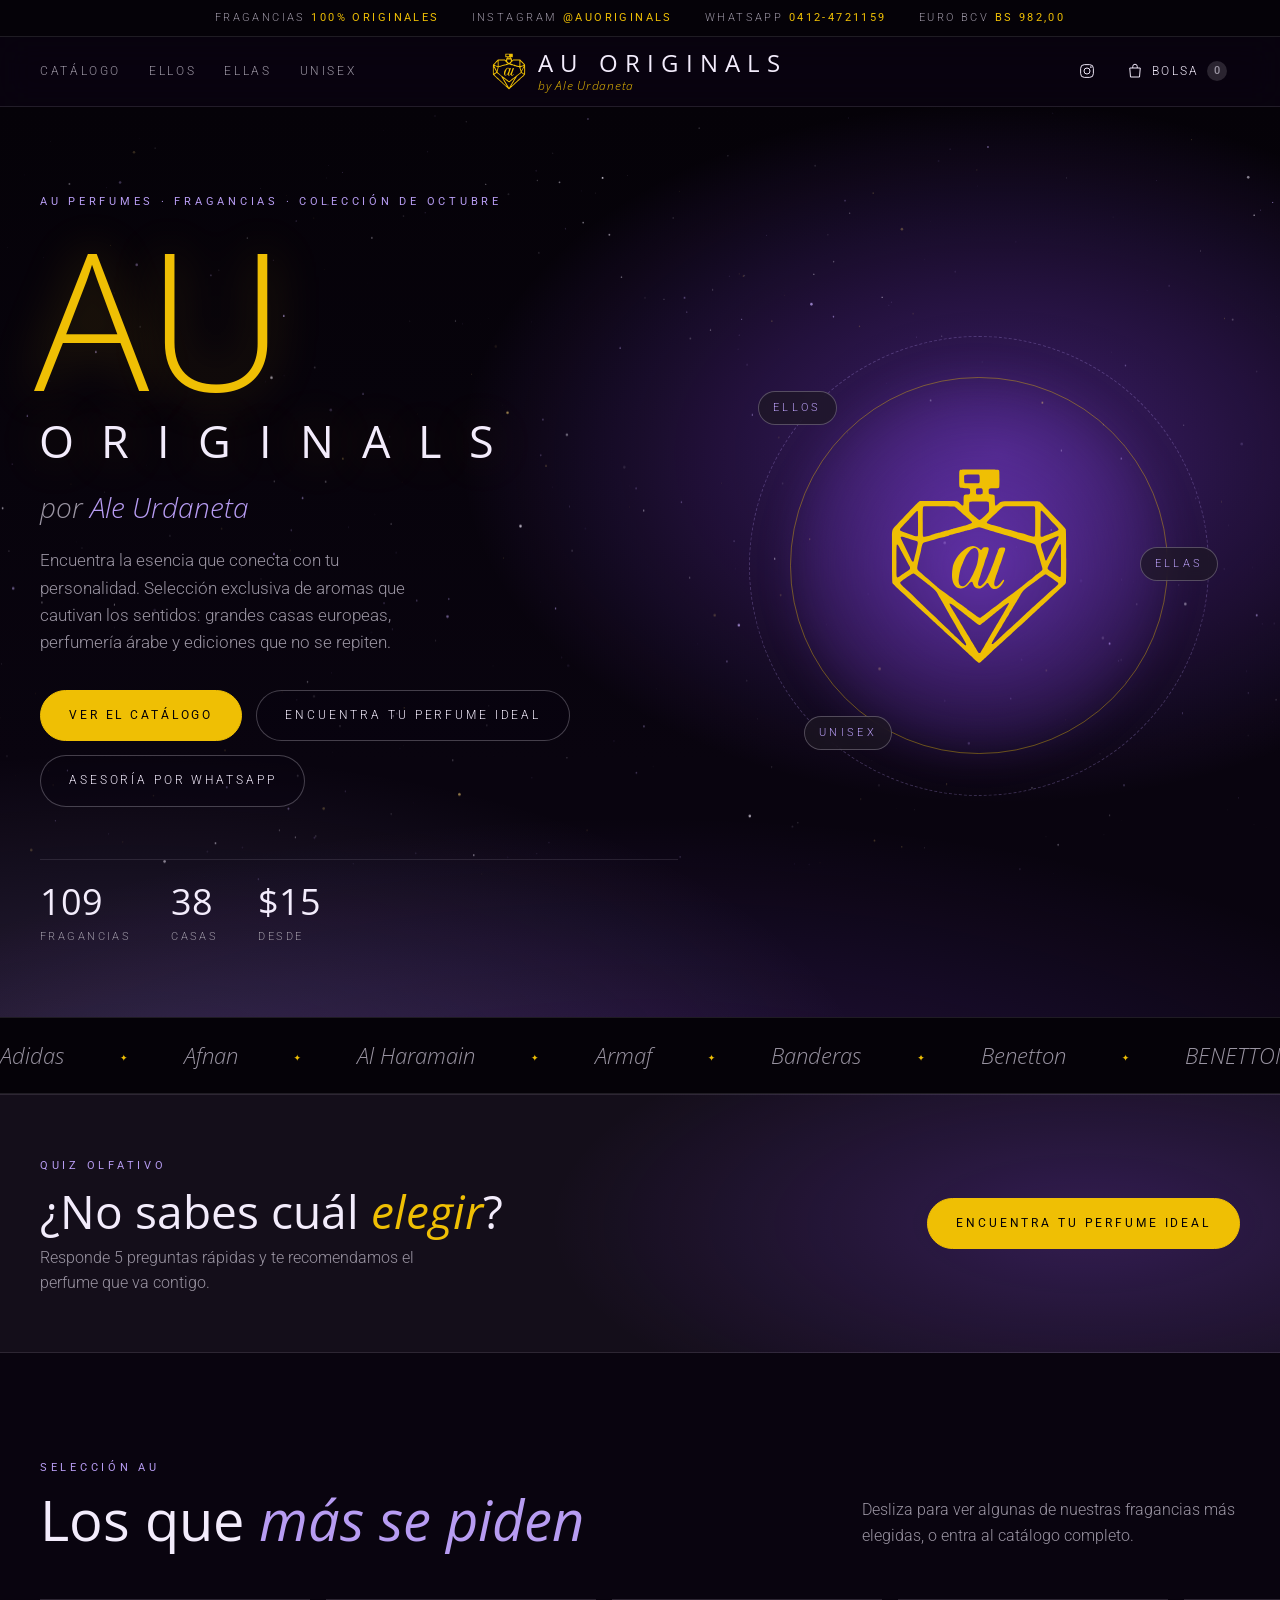
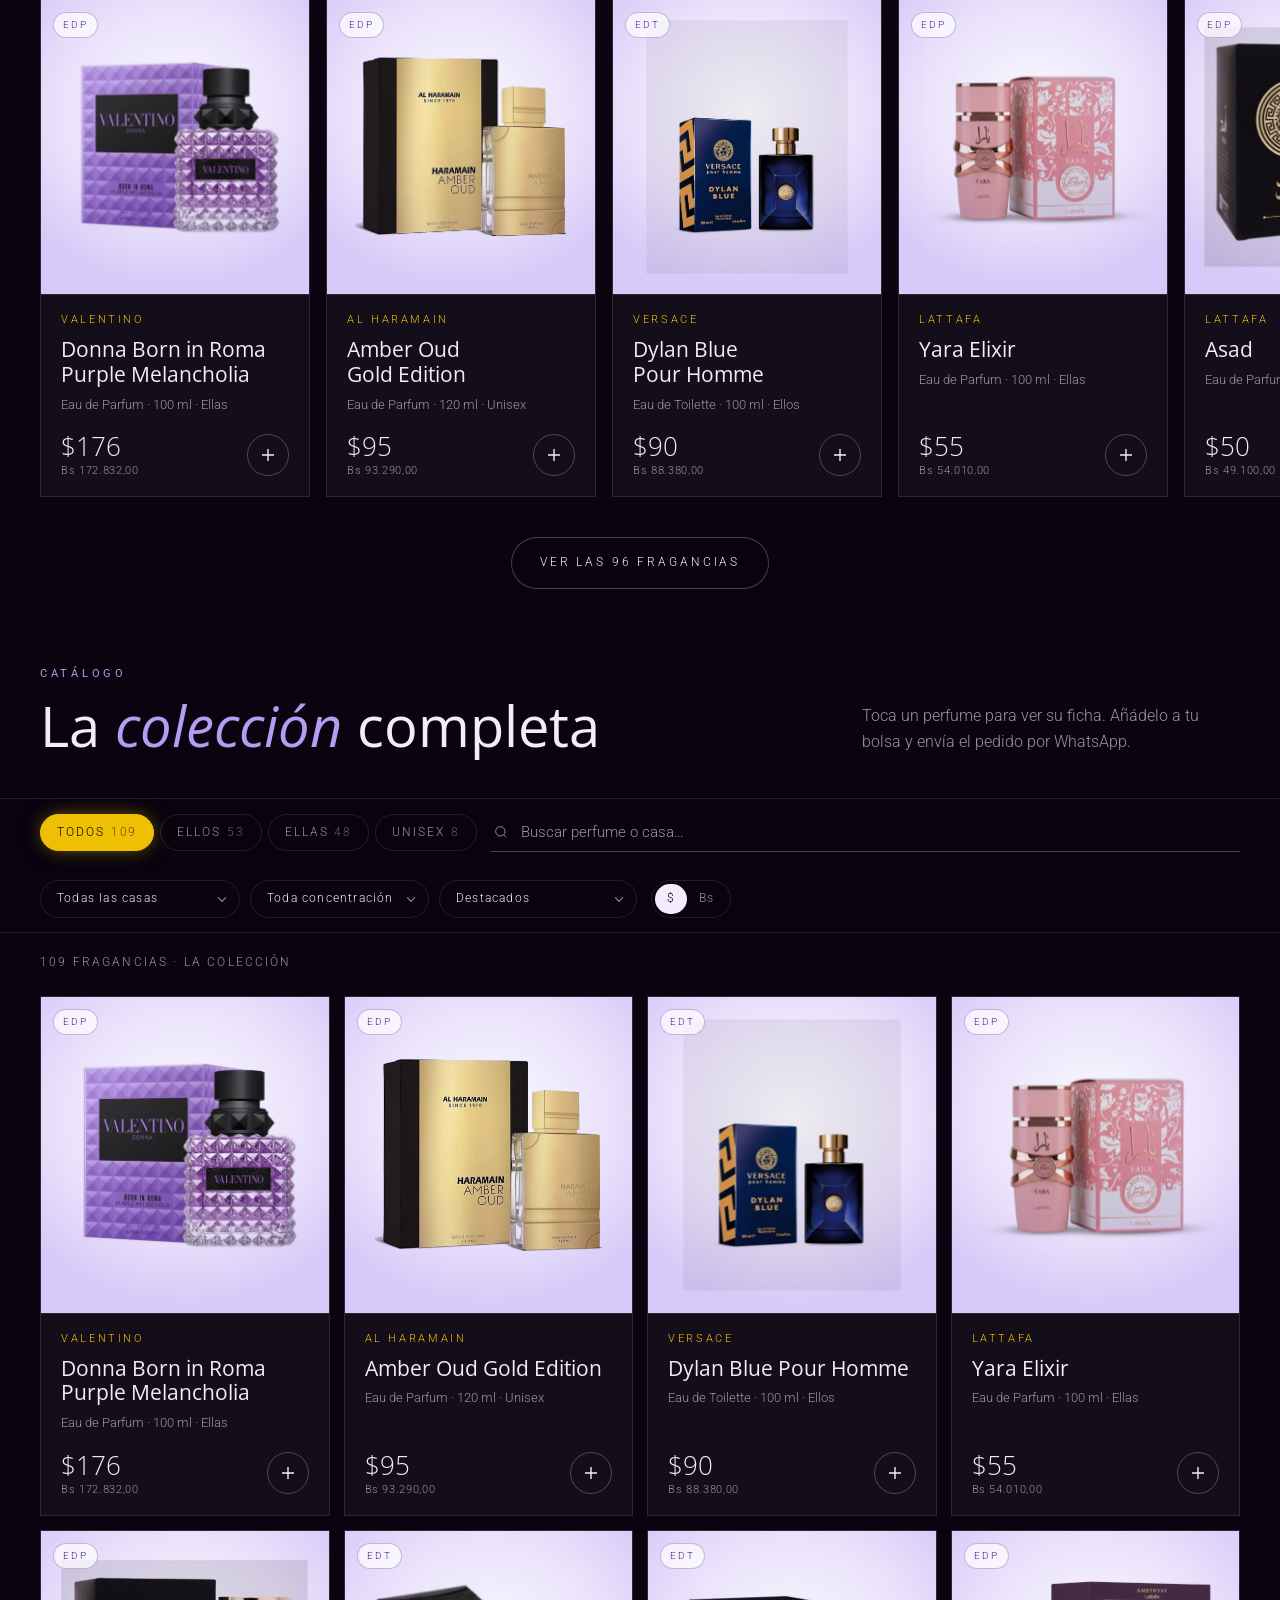
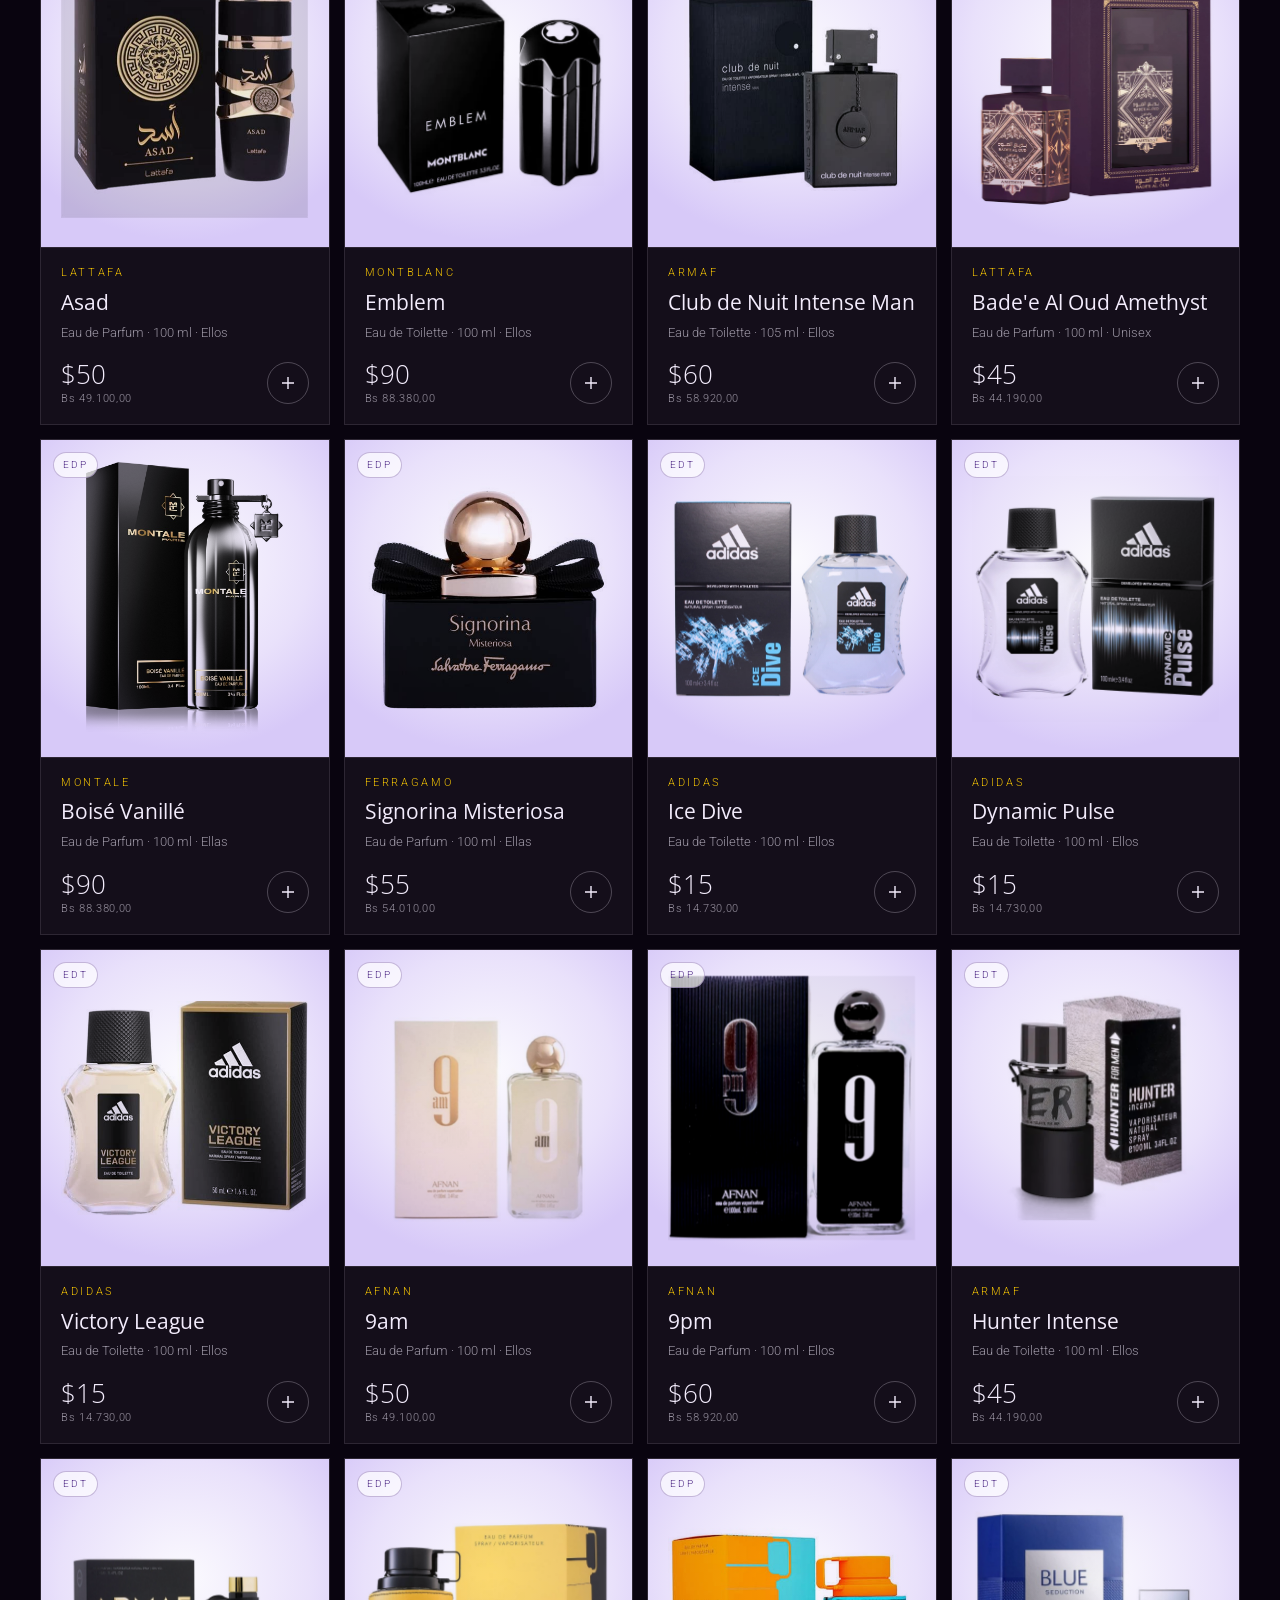
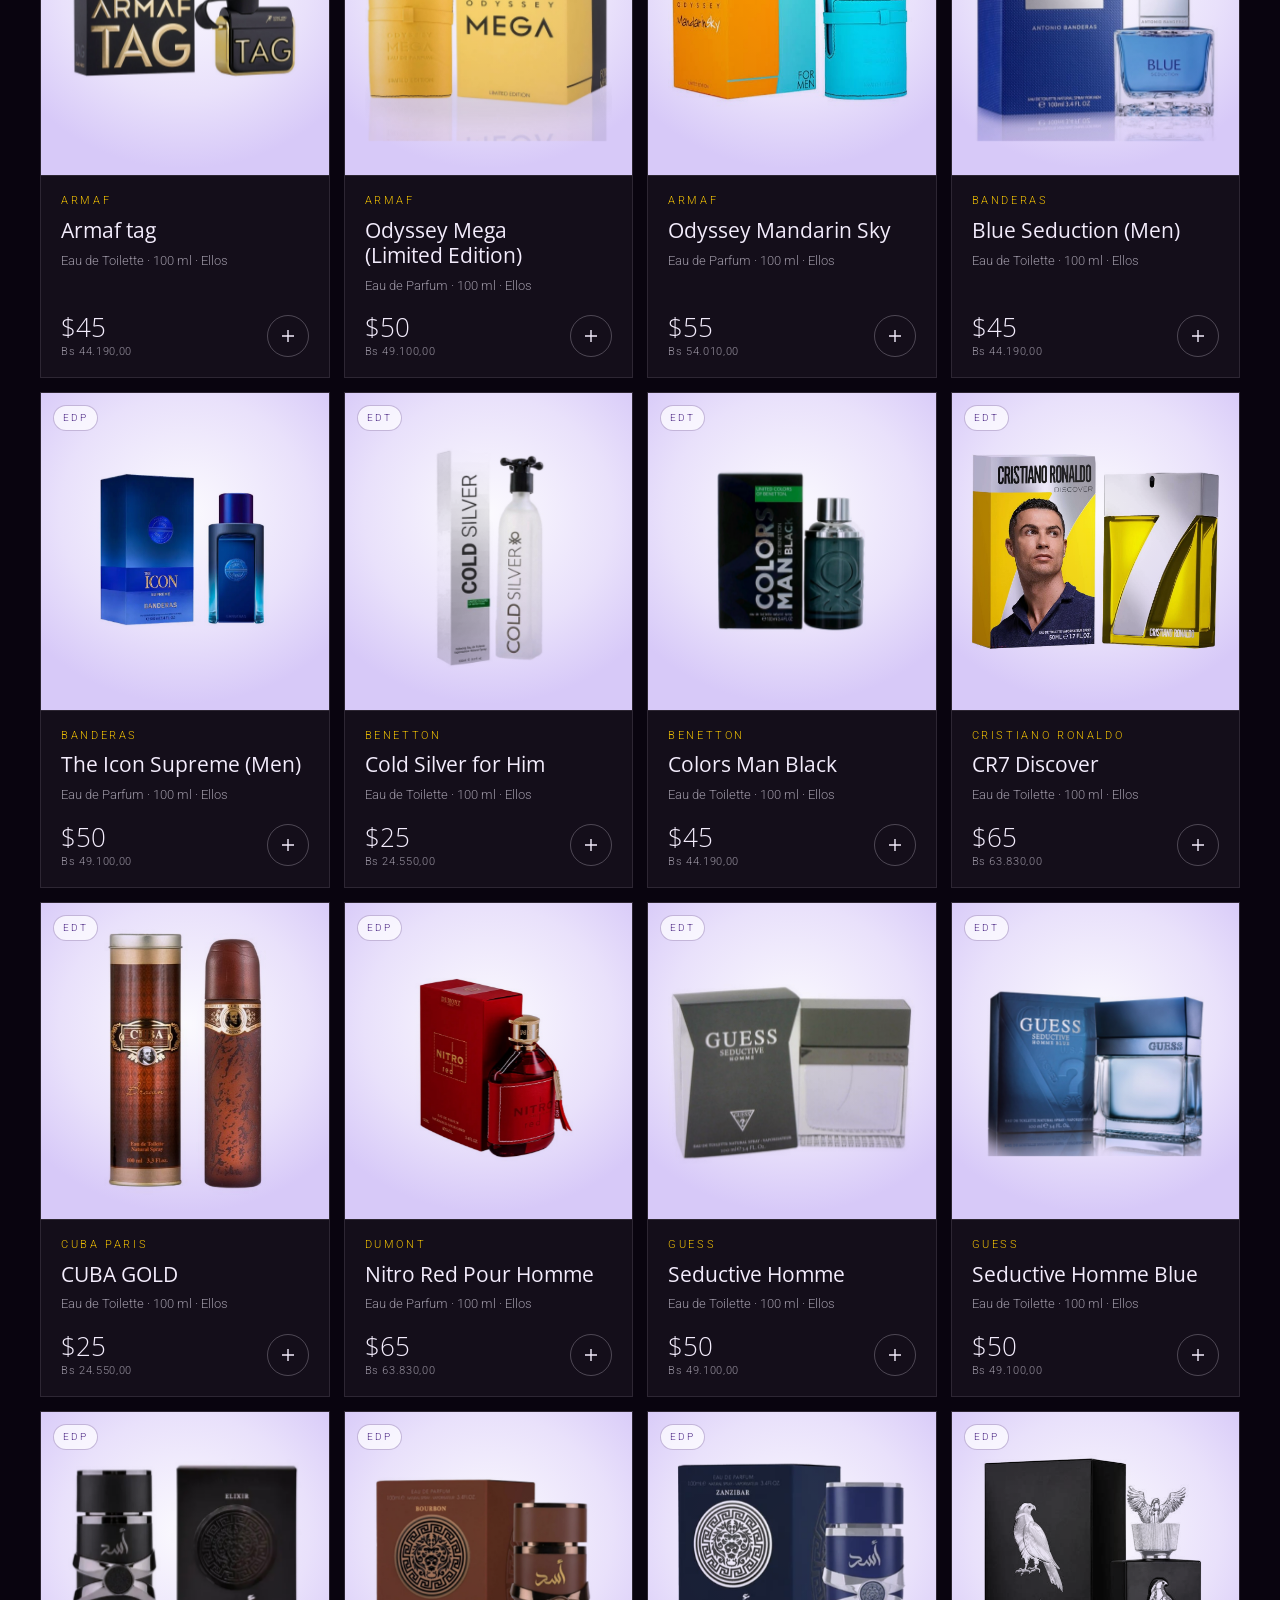
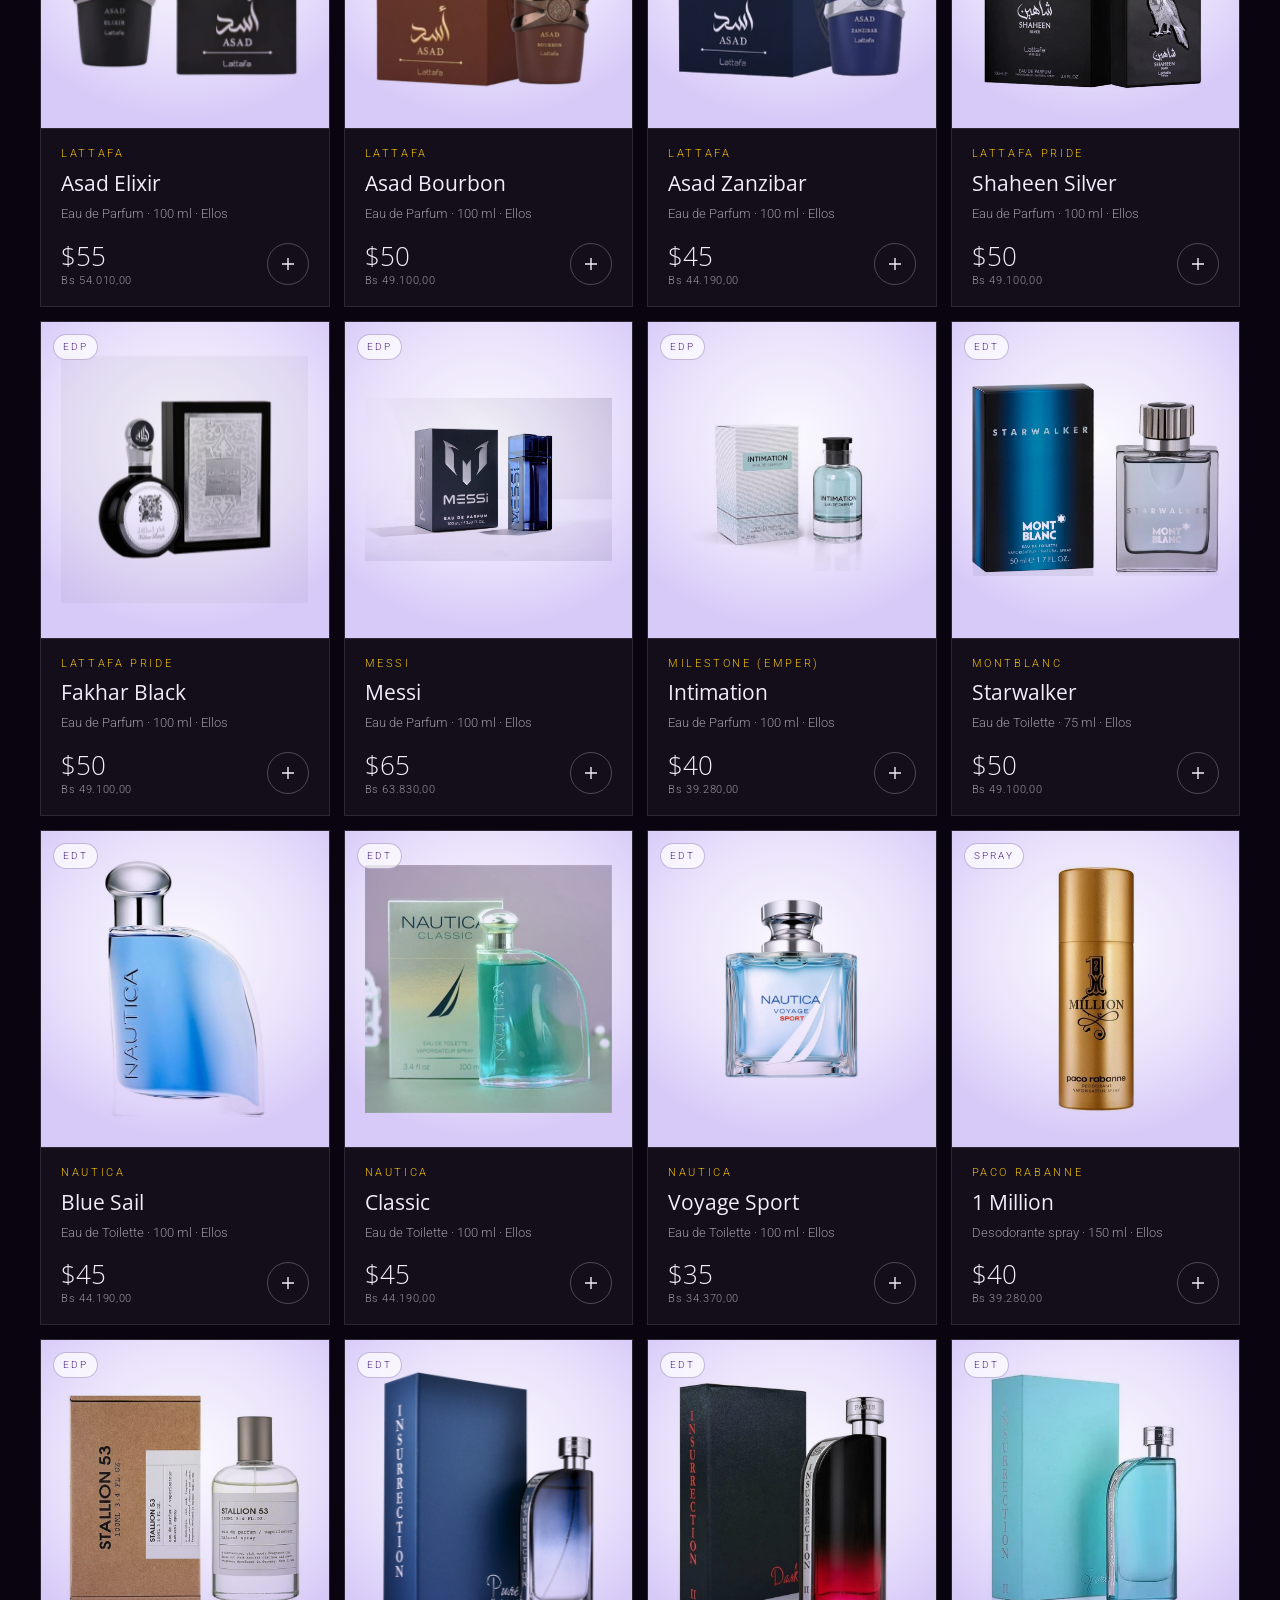
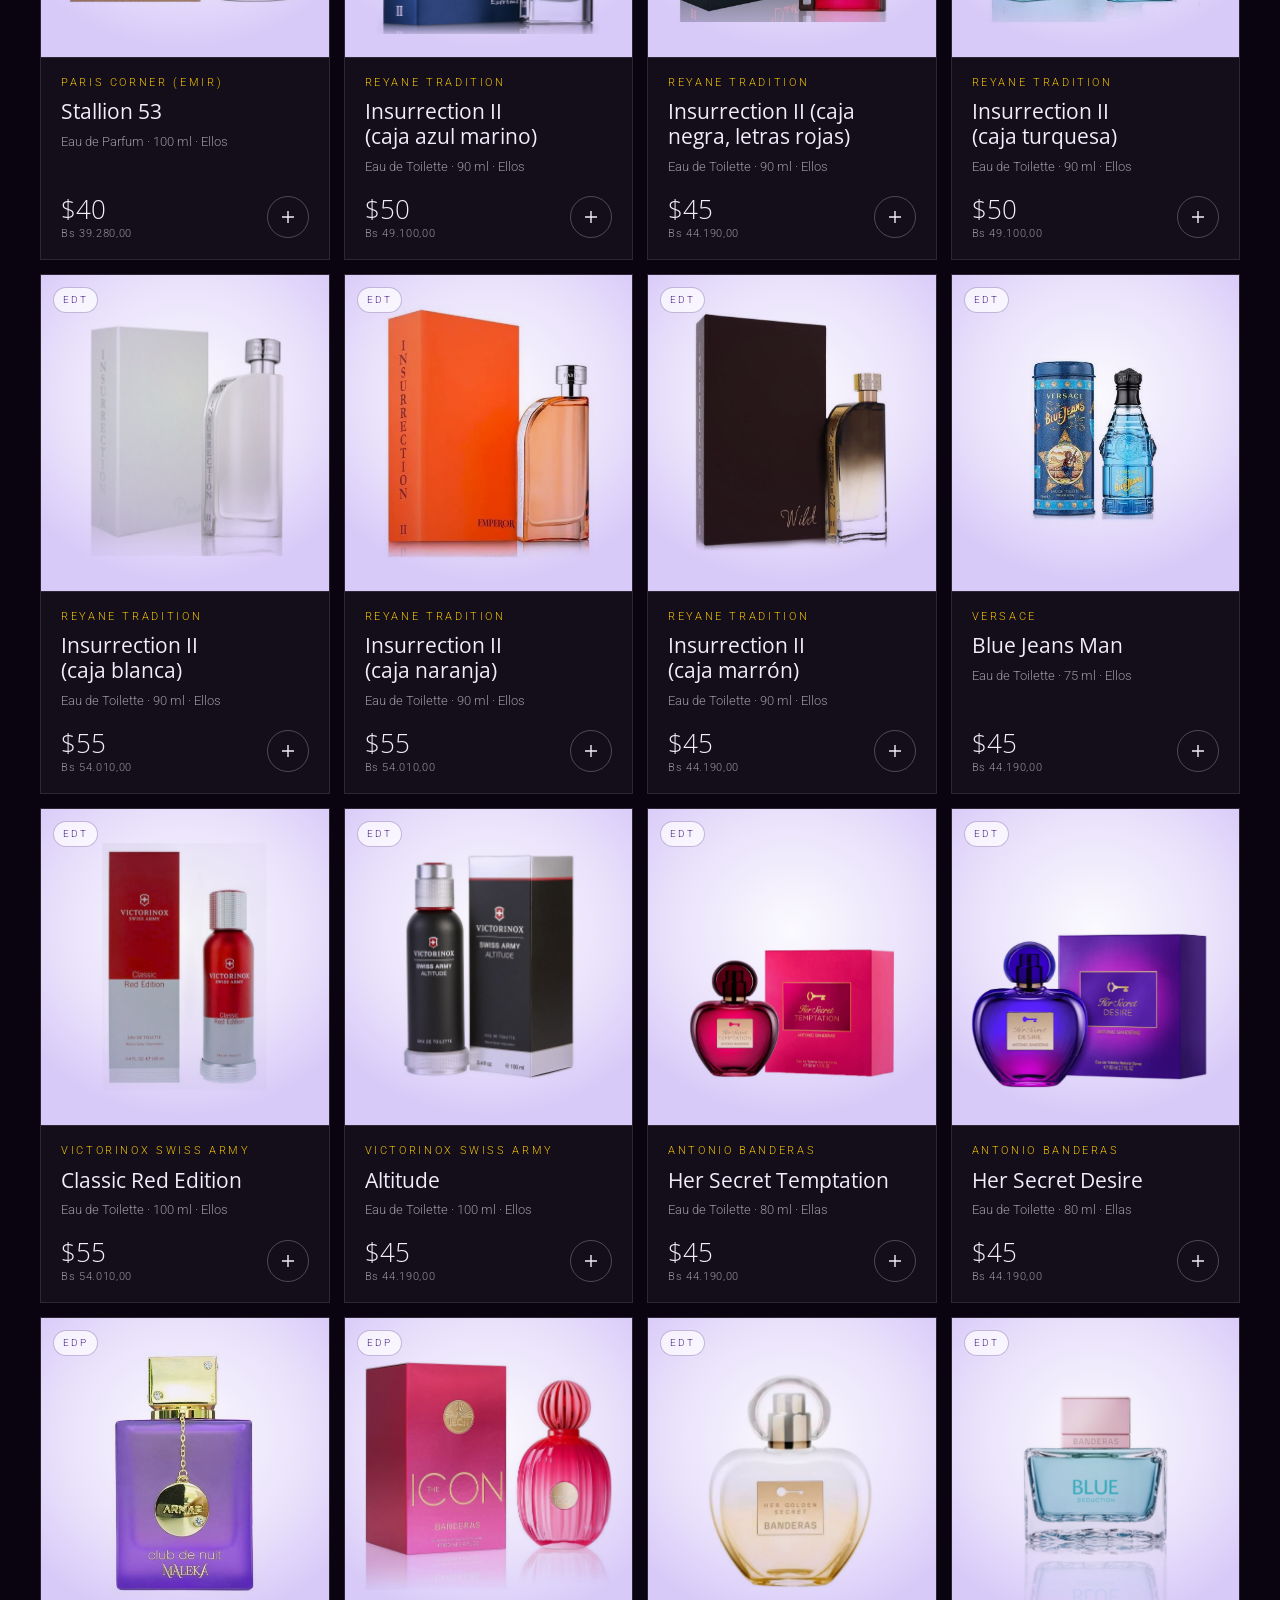
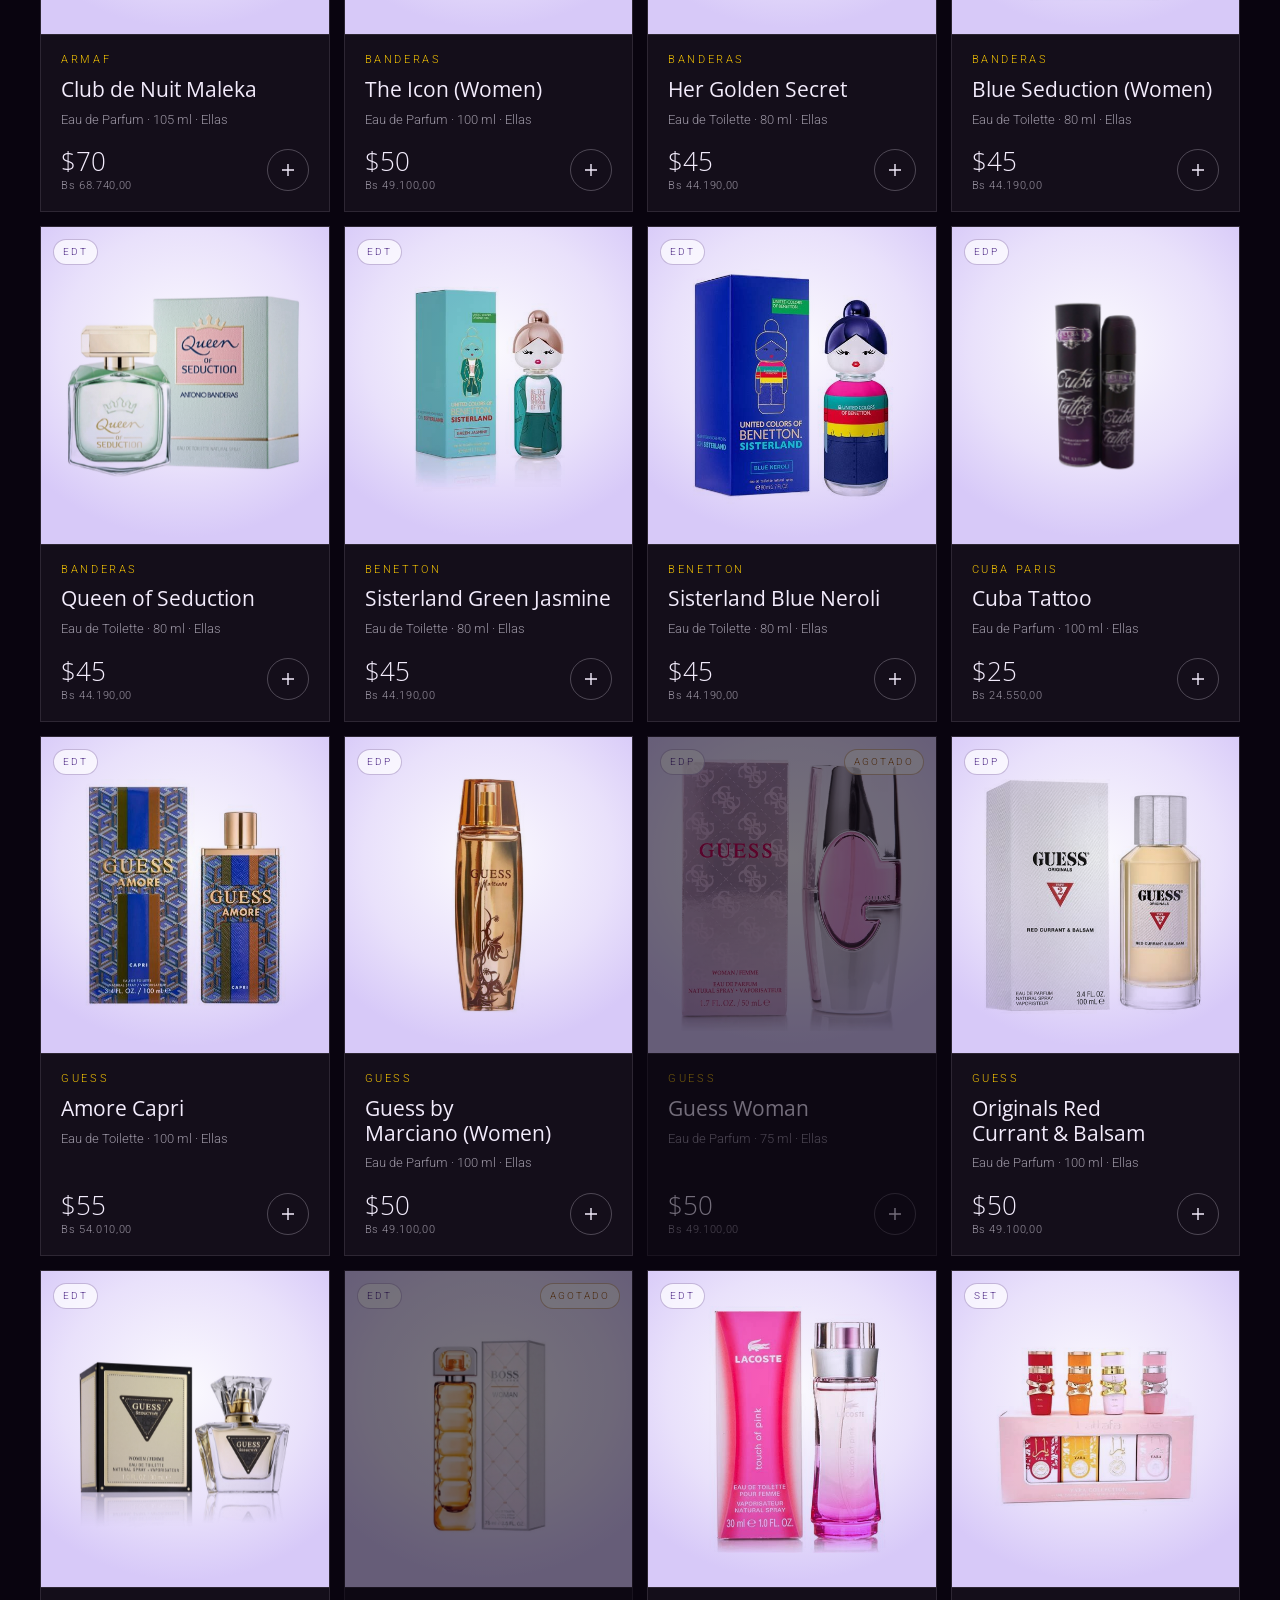
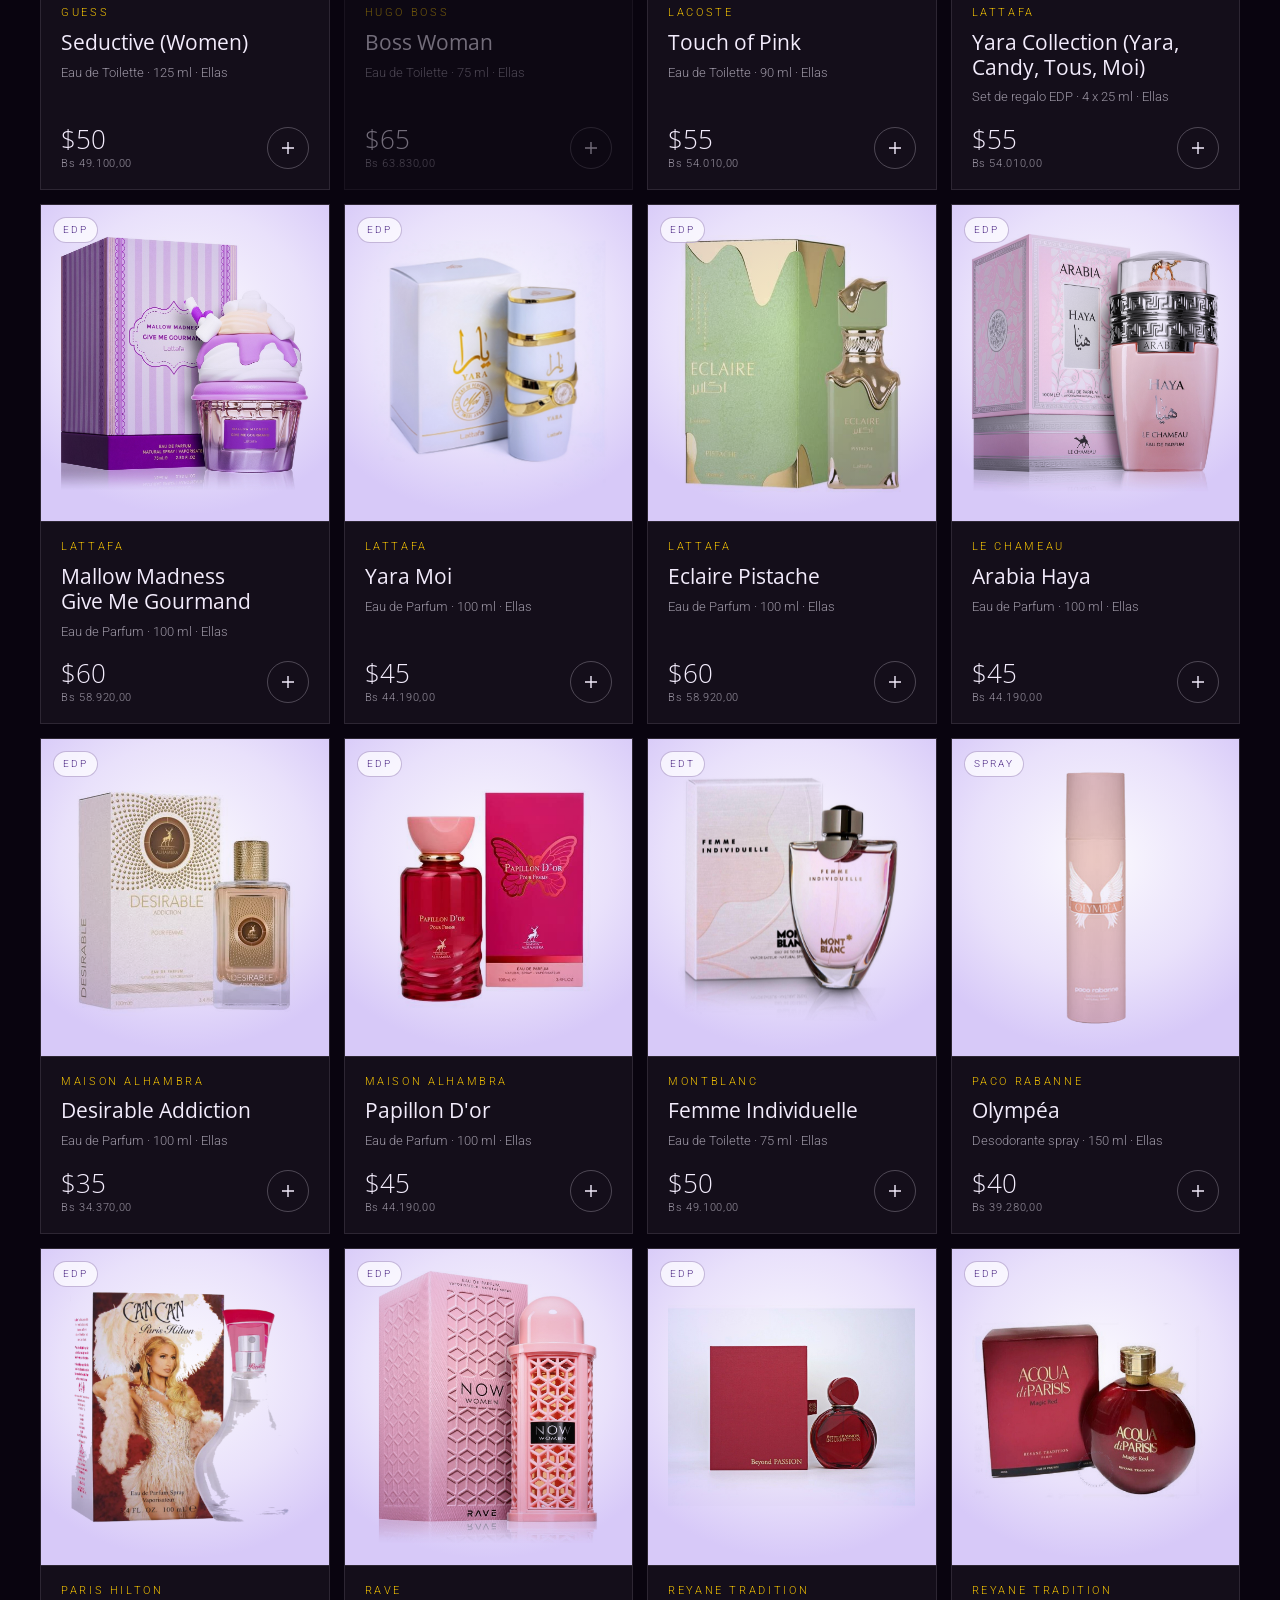
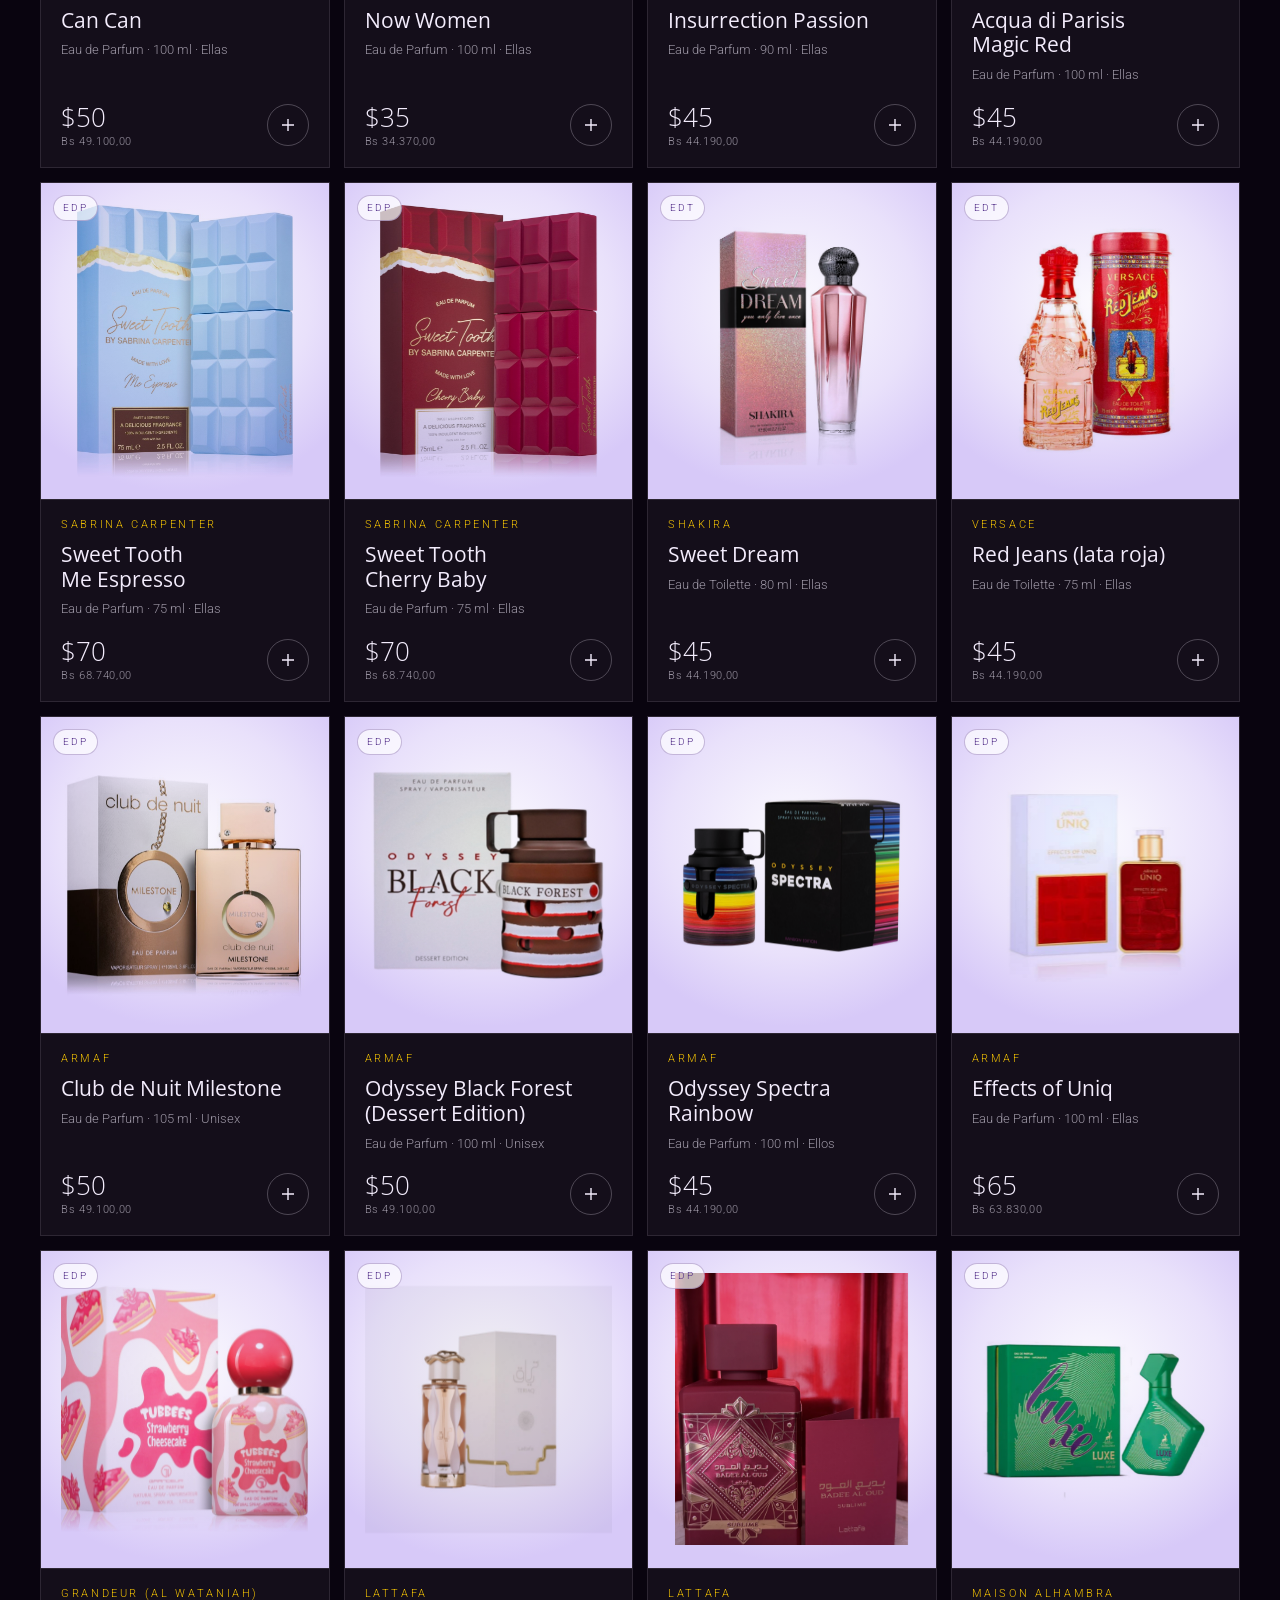
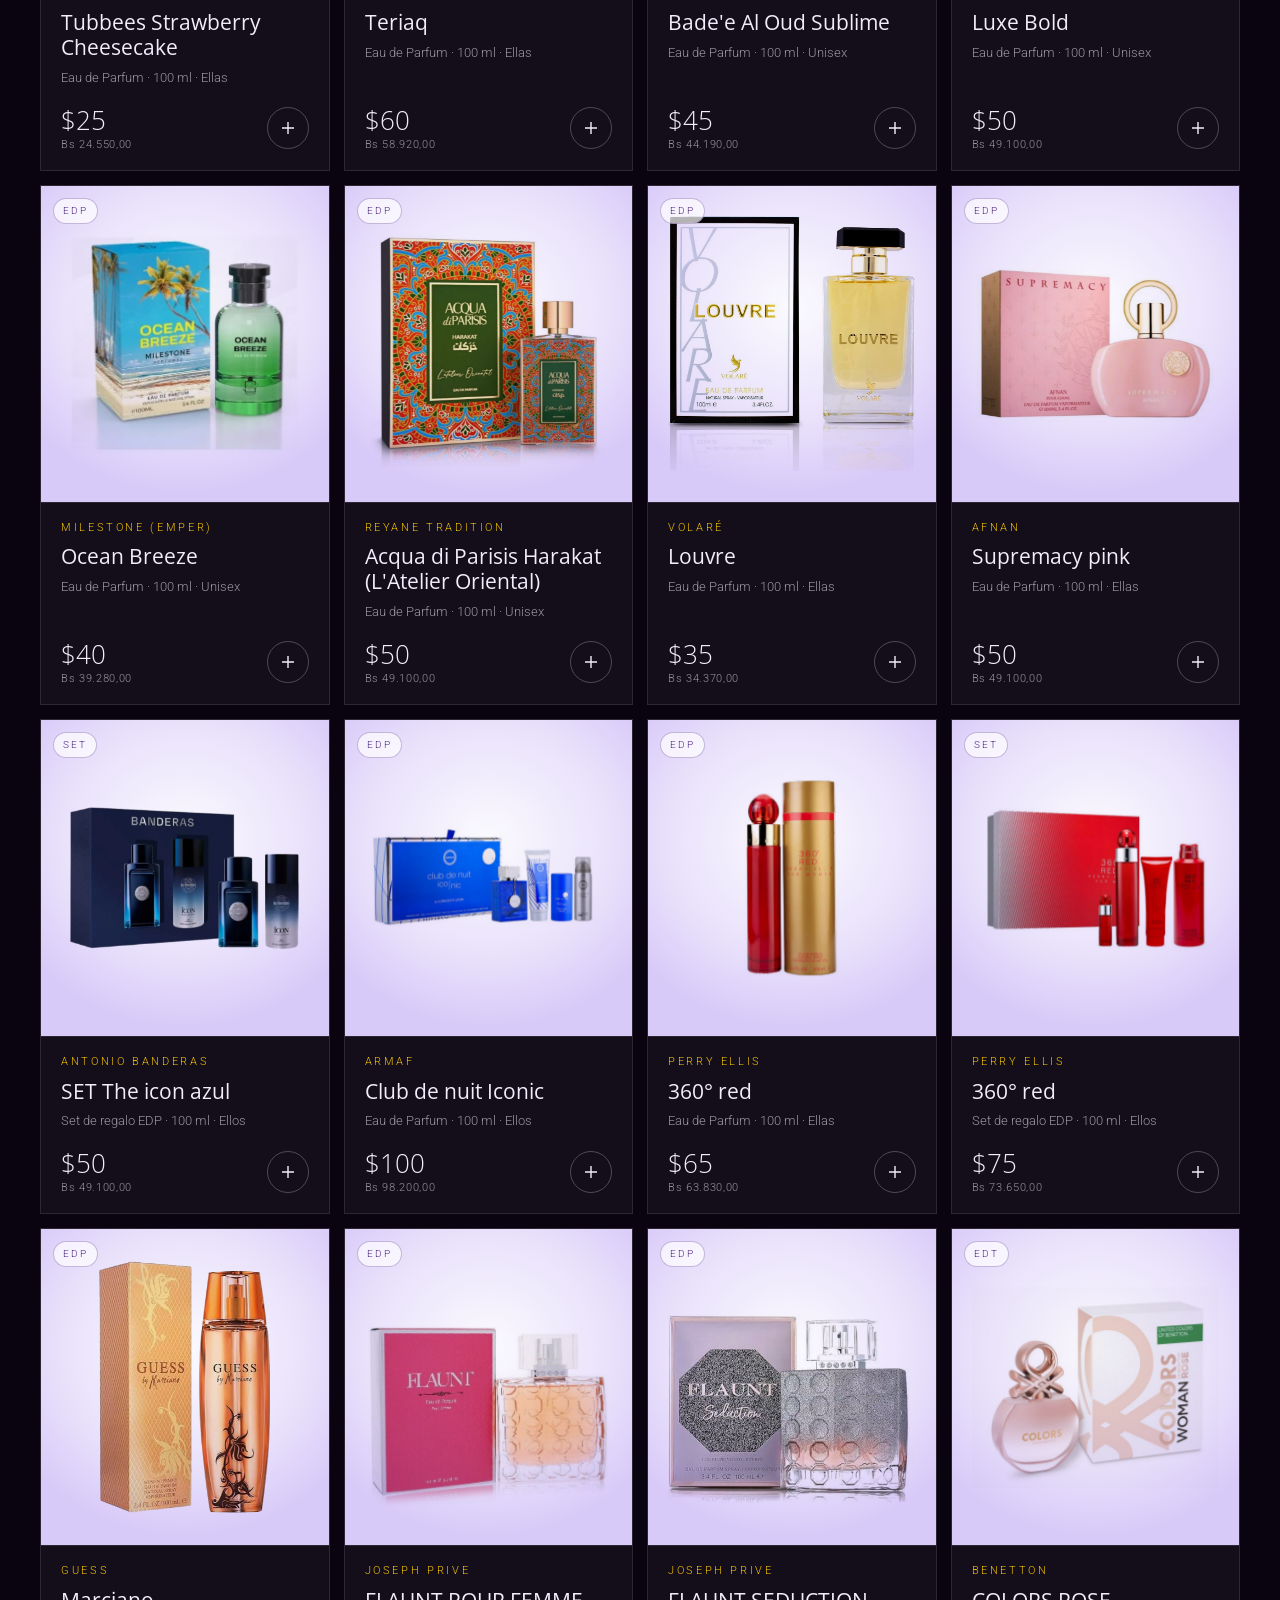
<file: index.html>
<!DOCTYPE html>
<html lang="es">
<head>
<meta charset="UTF-8">
<meta name="viewport" content="width=device-width, initial-scale=1, viewport-fit=cover">
<title>AU Originals by Ale Urdaneta</title>
<meta name="claude:viewport-fit-sides" content="cover">
<meta name="description" content="AU Originals by Ale Urdaneta · Perfumes originales de hombre, mujer y unisex. Lattafa, Armaf, Versace, Paco Rabanne, Montblanc y más. Pide por WhatsApp.">
<meta name="theme-color" content="#09040F">
<meta name="color-scheme" content="dark">
<meta name="darkreader-lock">
<script src="ajustes.js"></script>
<script src="js/tema.js"></script>
<meta property="og:type" content="website">
<meta property="og:title" content="AU Originals by Ale Urdaneta">
<meta property="og:description" content="Perfumes originales seleccionados uno a uno. Explora el catálogo y pide por WhatsApp.">
<meta property="og:image" content="images/og-image.jpg">
<meta property="og:locale" content="es_VE">
<meta name="twitter:card" content="summary_large_image">
<link rel="manifest" href="manifest.json">
<link rel="icon" href="icon-192.png">
<link rel="apple-touch-icon" href="icon-192.png">
<link rel="preconnect" href="https://fonts.googleapis.com">
<link rel="preconnect" href="https://fonts.gstatic.com" crossorigin>
<link rel="stylesheet" href="css/styles.css?v=4.4">
</head>
<body>

<div class="anuncio">
  <div class="wrap">
    <span>Fragancias <b>100% originales</b></span>
    <span>Instagram <b>@auoriginals</b></span>
    <span>WhatsApp <b>0412-4721159</b></span>
    <span>Euro BCV <b id="tasa-anuncio">Bs 982,00</b></span>
  </div>
</div>

<header class="header">
  <div class="wrap">
    <nav class="nav" aria-label="Principal">
      <a href="#catalogo">Catálogo</a>
      <a href="#catalogo" data-ir-genero="Hombre">Ellos</a>
      <a href="#catalogo" data-ir-genero="Mujer">Ellas</a>
      <a href="#catalogo" data-ir-genero="Unisex">Unisex</a>
    </nav>
    <a class="marca" href="#" aria-label="AU Originals, inicio">
      <span class="marca-logo logo-mark" aria-hidden="true"></span>
      <span class="marca-txt"><span class="marca-au">AU ORIGINALS</span><span class="marca-sub">by Ale Urdaneta</span></span>
    </a>
    <div class="header-acc">
      <a class="icon-btn" id="btn-ig" href="https://instagram.com/auoriginals" target="_blank" rel="noopener" aria-label="Instagram @auoriginals">
        <svg viewBox="0 0 24 24"><rect x="3.5" y="3.5" width="17" height="17" rx="5"/><circle cx="12" cy="12" r="4"/><circle cx="17.2" cy="6.8" r=".6"/></svg>
      </a>
      <button class="icon-btn" id="btn-bolsa" type="button" aria-label="Abrir bolsa">
        <svg viewBox="0 0 24 24"><path d="M5 8h14l-1 12H6L5 8z"/><path d="M9 8V6a3 3 0 0 1 6 0v2"/></svg>
        <span class="lbl">Bolsa</span>
        <span class="bolsa-count" data-n="0" id="bolsa-count">0</span>
      </button>
    </div>
  </div>
</header>

<main>
  <!-- ===== HERO ===== -->
  <section class="hero">
    <canvas id="cielo" aria-hidden="true"></canvas>
    <div class="luna" aria-hidden="true"></div>
    <div class="wrap">
      <div class="hero-texto">
        <span class="eyebrow" data-t="eyebrow">AU Perfumes · Fragancias · Colección de octubre</span>
        <h1 class="hero-mono">AU<span>ORIGINALS</span></h1>
        <p class="hero-firma">por <em>Ale Urdaneta</em></p>
        <p class="hero-lead" data-t="lead">Encuentra la esencia que conecta con tu personalidad. Selección exclusiva de aromas que cautivan los sentidos: grandes casas europeas, perfumería árabe y ediciones que no se repiten.</p>
        <div class="hero-acciones">
          <a class="btn btn-oro" href="#catalogo">Ver el catálogo</a>
          <button class="btn" type="button" data-quiz>Encuentra tu perfume ideal</button>
          <a class="btn js-wa" href="#" target="_blank" rel="noopener">Asesoría por WhatsApp</a>
        </div>
        <div class="hero-datos">
          <div><strong id="dato-total">96</strong><small>Fragancias</small></div>
          <div><strong id="dato-casas">34</strong><small>Casas</small></div>
          <div><strong id="dato-desde">$15</strong><small>Desde</small></div>
        </div>
      </div>
      <div class="sello" aria-hidden="true">
        <span class="sello-halo"></span>
        <span class="sello-anillo sello-anillo-1"></span>
        <span class="sello-anillo sello-anillo-2"></span>
        <span class="sello-logo logo-mark"></span>
        <span class="sello-chip sello-chip-1">Ellos</span>
        <span class="sello-chip sello-chip-2">Ellas</span>
        <span class="sello-chip sello-chip-3">Unisex</span>
      </div>
    </div>
  </section>

  <div class="casas" aria-hidden="true"><div class="casas-pista" id="casas-pista"></div></div>

  <!-- ===== QUIZ ===== -->
  <section class="quizband" aria-label="Quiz de perfumes">
    <div class="wrap">
      <div>
        <span class="eyebrow">Quiz olfativo</span>
        <h2>¿No sabes cuál <em>elegir</em>?</h2>
        <p>Responde 5 preguntas rápidas y te recomendamos el perfume que va contigo.</p>
      </div>
      <button class="btn btn-oro" type="button" data-quiz>Encuentra tu perfume ideal</button>
    </div>
  </section>

  <!-- ===== COLECCIONES ===== -->
  <section class="seccion destacados" id="destacados">
    <div class="wrap">
      <div class="seccion-cab">
        <div>
          <span class="eyebrow">Selección AU</span>
          <h2>Los que <em>más se piden</em></h2>
        </div>
        <p>Desliza para ver algunas de nuestras fragancias más elegidas, o entra al catálogo completo.</p>
      </div>
    </div>
    <div class="carrusel" id="carrusel" tabindex="-1"></div>
    <div class="wrap carrusel-pie"><a class="btn" href="#catalogo">Ver las 96 fragancias</a></div>
  </section>

  <!-- ===== CATÁLOGO ===== -->
  <section id="catalogo" class="seccion" style="padding-top:0">
    <div class="wrap">
      <div class="seccion-cab">
        <div>
          <span class="eyebrow">Catálogo</span>
          <h2>La <em>colección</em> completa</h2>
        </div>
        <p>Toca un perfume para ver su ficha. Añádelo a tu bolsa y envía el pedido por WhatsApp.</p>
      </div>
    </div>

    <div class="filtros" id="filtros">
      <div class="wrap">
        <div class="filtros-fila">
          <div class="chips" role="group" aria-label="Colección">
            <button class="chip" type="button" data-genero="Todos" aria-pressed="true">Todos<span class="n" data-n="Todos"></span></button>
            <button class="chip" type="button" data-genero="Hombre" aria-pressed="false">Ellos<span class="n" data-n="Hombre"></span></button>
            <button class="chip" type="button" data-genero="Mujer" aria-pressed="false">Ellas<span class="n" data-n="Mujer"></span></button>
            <button class="chip" type="button" data-genero="Unisex" aria-pressed="false">Unisex<span class="n" data-n="Unisex"></span></button>
          </div>
          <label class="buscar" for="f-buscar">
            <svg viewBox="0 0 24 24"><circle cx="11" cy="11" r="7"/><path d="M20 20l-4-4"/></svg>
            <span class="sr-only">Buscar</span>
            <input id="f-buscar" type="search" placeholder="Buscar perfume o casa…" autocomplete="off">
          </label>
          <button class="chip btn-filtros" type="button" id="btn-filtros" aria-expanded="false">Filtros</button>
        </div>
        <div class="filtros-fila extra">
          <div class="selects">
            <div class="sel"><label class="sr-only" for="f-marca">Casa</label><select id="f-marca"><option value="">Todas las casas</option></select></div>
            <div class="sel"><label class="sr-only" for="f-tipo">Concentración</label><select id="f-tipo"><option value="">Toda concentración</option></select></div>
            <div class="sel"><label class="sr-only" for="f-orden">Ordenar</label>
              <select id="f-orden">
                <option value="destacados">Destacados</option>
                <option value="precio-asc">Precio: menor a mayor</option>
                <option value="precio-desc">Precio: mayor a menor</option>
                <option value="az">Nombre A–Z</option>
                <option value="marca">Por casa</option>
              </select>
            </div>
          </div>
          <div class="moneda" role="group" aria-label="Moneda">
            <button type="button" data-moneda="USD" aria-pressed="true">$</button>
            <button type="button" data-moneda="BS" aria-pressed="false">Bs</button>
          </div>
        </div>
      </div>
    </div>

    <div class="wrap">
      <p class="resultado" id="resultado" aria-live="polite"></p>
      <div class="grid" id="grid"></div>
    </div>
  </section>

  <!-- ===== GUÍA ===== -->
  <section class="seccion guia" id="guia">
    <div class="wrap">
      <div class="seccion-cab">
        <div>
          <span class="eyebrow">Guía de concentraciones</span>
          <h2>¿Parfum o <em>Toilette</em>?</h2>
        </div>
        <p>La concentración de esencia define cuánto dura un perfume en la piel y cómo se proyecta. Así se leen las etiquetas del catálogo.</p>
      </div>
      <div class="guia-tabla">
        <div class="guia-col">
          <span class="abrev">EDP</span>
          <h3>Eau de Parfum</h3>
          <dl><dt>Esencia</dt><dd>15 – 20 %</dd><dt>Duración</dt><dd>6 a 8 horas</dd><dt>Ideal</dt><dd>Noche, ocasiones y climas frescos</dd></dl>
          <div class="barra"><i style="width:85%"></i></div>
        </div>
        <div class="guia-col">
          <span class="abrev">EDT</span>
          <h3>Eau de Toilette</h3>
          <dl><dt>Esencia</dt><dd>5 – 15 %</dd><dt>Duración</dt><dd>3 a 5 horas</dd><dt>Ideal</dt><dd>Día, oficina y calor</dd></dl>
          <div class="barra"><i style="width:55%"></i></div>
        </div>
        <div class="guia-col">
          <span class="abrev">Spray</span>
          <h3>Desodorante perfumado</h3>
          <dl><dt>Esencia</dt><dd>1 – 3 %</dd><dt>Duración</dt><dd>1 a 2 horas</dd><dt>Ideal</dt><dd>Complemento del perfume</dd></dl>
          <div class="barra"><i style="width:20%"></i></div>
        </div>
      </div>
    </div>
  </section>

  <!-- ===== LA CASA ===== -->
  <section class="seccion" id="nosotros">
    <div class="wrap casa">
      <div>
        <p class="casa-cita">Un perfume es lo primero que llega y lo último que se olvida al final de la noche.</p>
        <p class="casa-firma">Ale Urdaneta · Fundadora</p>
      </div>
      <div class="casa-texto">
        <span class="eyebrow">La casa</span>
        <p style="margin-top:14px">AU Originals nace de una pasión por la perfumería y de una promesa sencilla: solo fragancias originales, en su caja y con su presentación oficial.</p>
        <p>Cada referencia del catálogo está elegida a mano, desde clásicos como Versace, Paco Rabanne o Montblanc hasta la perfumería árabe de Lattafa, Armaf y Afnan que hoy marca tendencia.</p>
        <div class="pilares">
          <div><h3>Originales</h3><p>Producto sellado, con su caja y presentación oficial.</p></div>
          <div><h3>Asesoría</h3><p>Te ayudamos a elegir según tu estilo, ocasión o para regalar.</p></div>
          <div><h3>Piezas únicas</h3><p>Muchas referencias tienen una sola unidad disponible.</p></div>
        </div>
      </div>
    </div>
  </section>

  <!-- ===== CÓMO PEDIR ===== -->
  <section class="seccion" id="como-pedir" style="padding-top:0">
    <div class="wrap">
      <div class="seccion-cab">
        <div>
          <span class="eyebrow">Cómo pedir</span>
          <h2>Tu fragancia, <em>en tres pasos</em></h2>
        </div>
      </div>
      <div class="pasos">
        <div class="paso"><h3>Elige</h3><p>Explora el catálogo y añade a tu bolsa los perfumes que te gusten.</p></div>
        <div class="paso"><h3>Envía</h3><p>Desde la bolsa, envía tu pedido por WhatsApp con un solo toque.</p></div>
        <div class="paso"><h3>Recibe</h3><p>Confirmamos disponibilidad, forma de pago y entrega contigo.</p></div>
      </div>
    </div>
  </section>
</main>

<footer class="footer">
  <div class="wrap">
    <div class="footer-top">
      <div>
        <div class="marca"><span class="marca-logo logo-mark" aria-hidden="true"></span><span class="marca-txt"><span class="marca-au">AU ORIGINALS</span><span class="marca-sub">by Ale Urdaneta</span></span></div>
        <p style="margin-top:18px">Perfumes originales de hombre, mujer y unisex. Precios en dólares, referencia en bolívares a la tasa euro oficial del BCV, actualizada automáticamente.</p>
      </div>
      <div>
        <h4>Catálogo</h4>
        <ul>
          <li><a href="#catalogo" data-ir-genero="Hombre">Ellos</a></li>
          <li><a href="#catalogo" data-ir-genero="Mujer">Ellas</a></li>
          <li><a href="#catalogo" data-ir-genero="Unisex">Unisex</a></li>
          <li><a href="#guia">Guía de concentraciones</a></li>
        </ul>
      </div>
      <div>
        <h4>Contacto</h4>
        <ul>
          <li><a class="js-wa" href="#" target="_blank" rel="noopener">WhatsApp 0412-4721159</a></li>
          <li id="footer-ig"><a href="#" target="_blank" rel="noopener">Instagram</a></li>
          <li><a href="#como-pedir">Cómo pedir</a></li>
        </ul>
      </div>
    </div>
    <div class="footer-copy">
      <span>© <span id="anio">2026</span> AU Originals by Ale Urdaneta</span>
      <span>Precios sujetos a disponibilidad · Tasa euro BCV <span id="tasa-pie">982,00</span> Bs<span id="tasa-fecha"></span></span>
    </div>
  </div>
</footer>

<!-- ===== Bolsa ===== -->
<div class="velo" id="velo"></div>
<aside class="panel" id="panel-bolsa" aria-label="Tu bolsa" aria-hidden="true">
  <div class="panel-cab">
    <h2>Tu bolsa</h2>
    <button class="cerrar" type="button" data-cerrar aria-label="Cerrar bolsa"><svg viewBox="0 0 14 14"><path d="M1 1l12 12M13 1L1 13"/></svg></button>
  </div>
  <div class="panel-cuerpo" id="bolsa-items"></div>
  <div class="panel-pie" id="bolsa-pie">
    <div class="total"><span>Total</span><strong id="bolsa-total">$0</strong></div>
    <div class="total-bs" id="bolsa-total-bs">Bs 0,00</div>
    <label class="sr-only" for="b-nombre">Tu nombre</label>
    <input class="campo" id="b-nombre" type="text" placeholder="Tu nombre" autocomplete="name">
    <label class="sr-only" for="b-nota">Nota</label>
    <input class="campo" id="b-nota" type="text" placeholder="Nota: entrega, regalo, zona (opcional)">
    <a class="btn btn-oro" id="b-enviar" href="#" target="_blank" rel="noopener" aria-disabled="true">Enviar pedido por WhatsApp</a>
    <p class="nota-pie">Te confirmamos disponibilidad y pago por WhatsApp.</p>
  </div>
</aside>

<!-- ===== Ficha ===== -->
<div class="ficha" id="ficha" aria-hidden="true">
  <div class="ficha-caja" role="dialog" aria-modal="true" aria-labelledby="ficha-nombre">
    <div class="ficha-vis" id="ficha-vis"></div>
    <div class="ficha-info">
      <button class="cerrar" type="button" data-cerrar aria-label="Cerrar ficha"><svg viewBox="0 0 14 14"><path d="M1 1l12 12M13 1L1 13"/></svg></button>
      <span class="card-marca" id="ficha-marca"></span>
      <h2 class="ficha-nombre" id="ficha-nombre"></h2>
      <dl class="ficha-datos" id="ficha-datos"></dl>
      <div class="ficha-precio" id="ficha-precio"></div>
      <div class="ficha-acc">
        <button class="btn btn-oro" type="button" id="ficha-add">Añadir a la bolsa</button>
        <a class="btn" id="ficha-wa" href="#" target="_blank" rel="noopener">Consultar</a>
      </div>
      <div class="ficha-alt" id="ficha-alt" hidden></div>
    </div>
  </div>
</div>

<button class="fab" id="fab" type="button"><svg viewBox="0 0 24 24"><path d="M5 8h14l-1 12H6L5 8z"/><path d="M9 8V6a3 3 0 0 1 6 0v2"/></svg><span id="fab-txt">Bolsa</span></button>
<div class="quiz" id="quiz" aria-hidden="true" role="dialog" aria-modal="true" aria-label="Encuentra tu perfume ideal">
  <div class="quiz-cab">
    <button class="quiz-atras" type="button" id="quiz-atras" aria-label="Pregunta anterior" hidden><svg viewBox="0 0 24 24"><path d="M15 5l-7 7 7 7"/></svg></button>
    <div class="quiz-prog"><span id="quiz-paso"></span><div class="quiz-barra"><i id="quiz-barra"></i></div></div>
    <button class="cerrar" type="button" data-cerrar aria-label="Cerrar quiz"><svg viewBox="0 0 14 14"><path d="M1 1l12 12M13 1L1 13"/></svg></button>
  </div>
  <div class="quiz-cuerpo" id="quiz-cuerpo"></div>
</div>

<div class="toast" id="toast" role="status" aria-live="polite"></div>

<script src="config.js?v=2.1"></script>
<script src="perfiles.js?v=1.1"></script>
<script src="catalogo.js?v=2.1"></script>
<script src="js/frascos.js?v=2.1"></script>
<script src="js/app.js?v=4.5"></script>
<script src="js/quiz.js?v=1.3"></script>
</body>
</html>
</file>
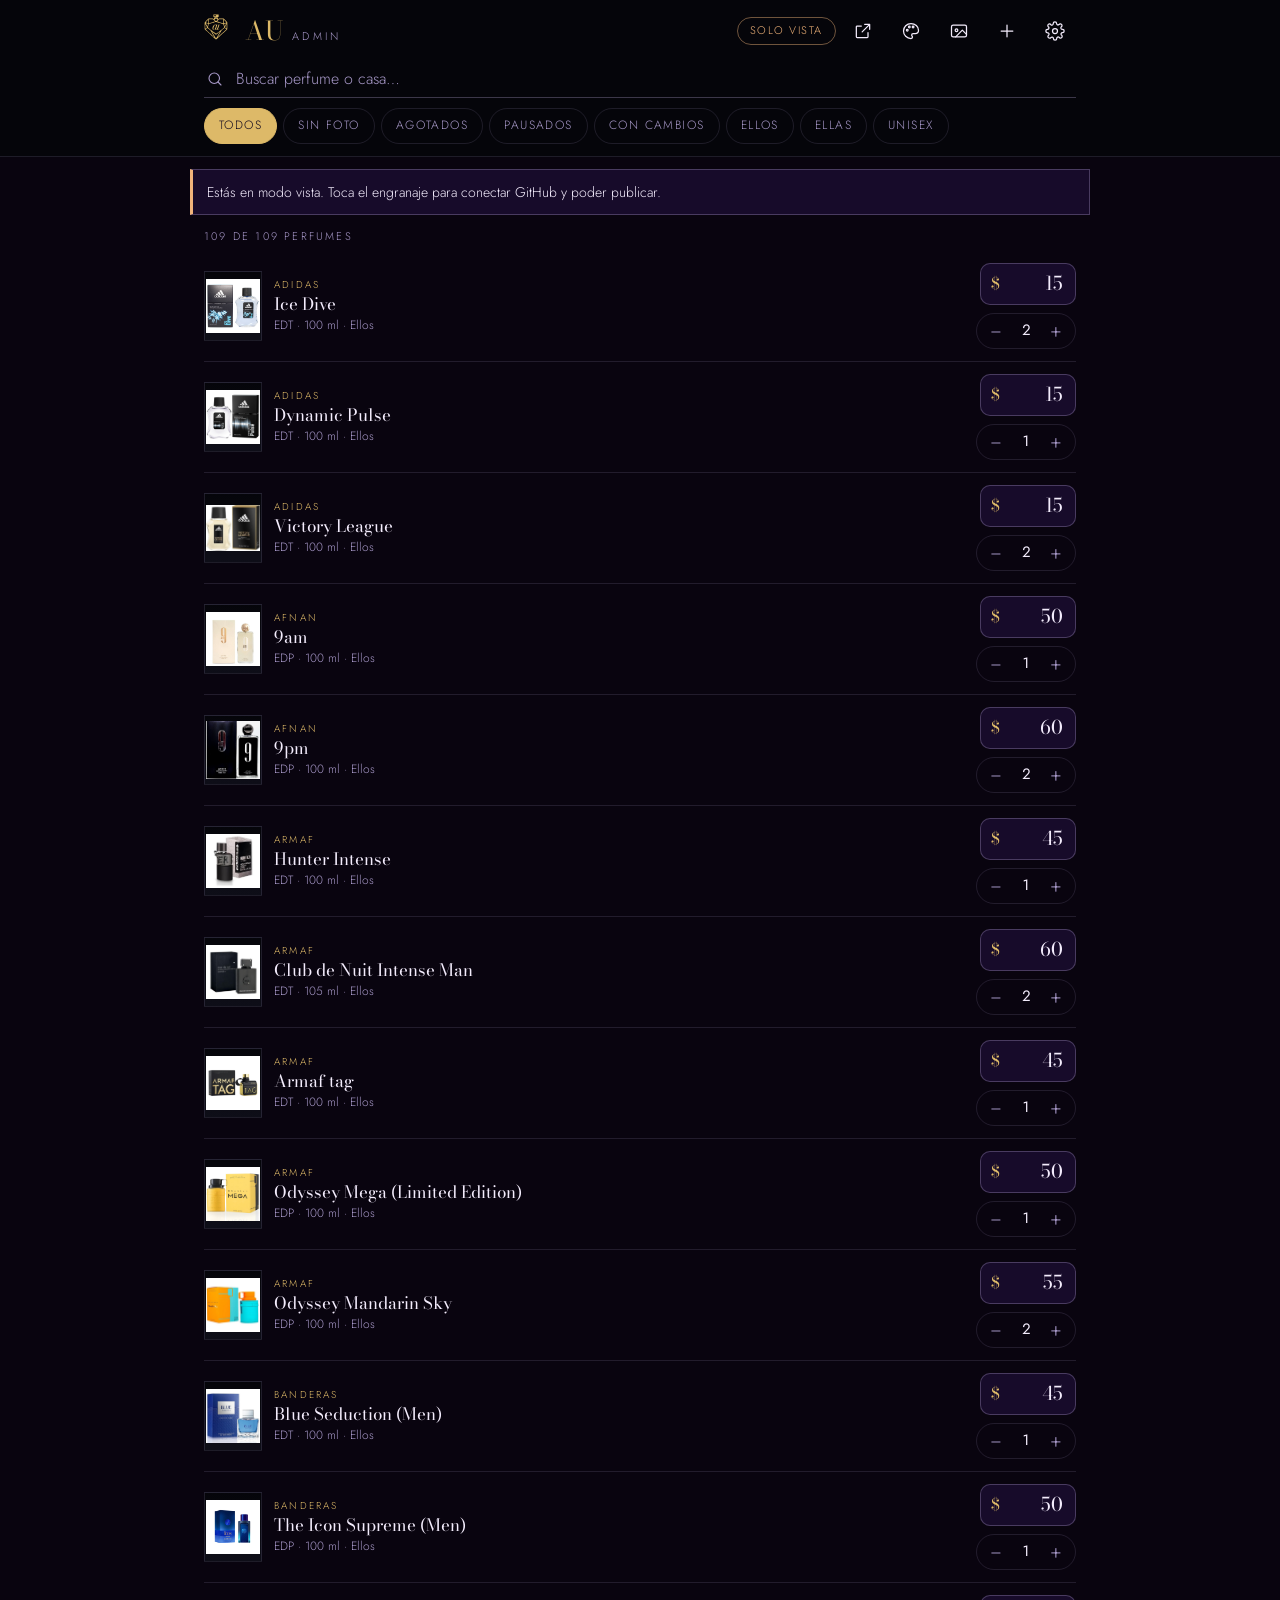
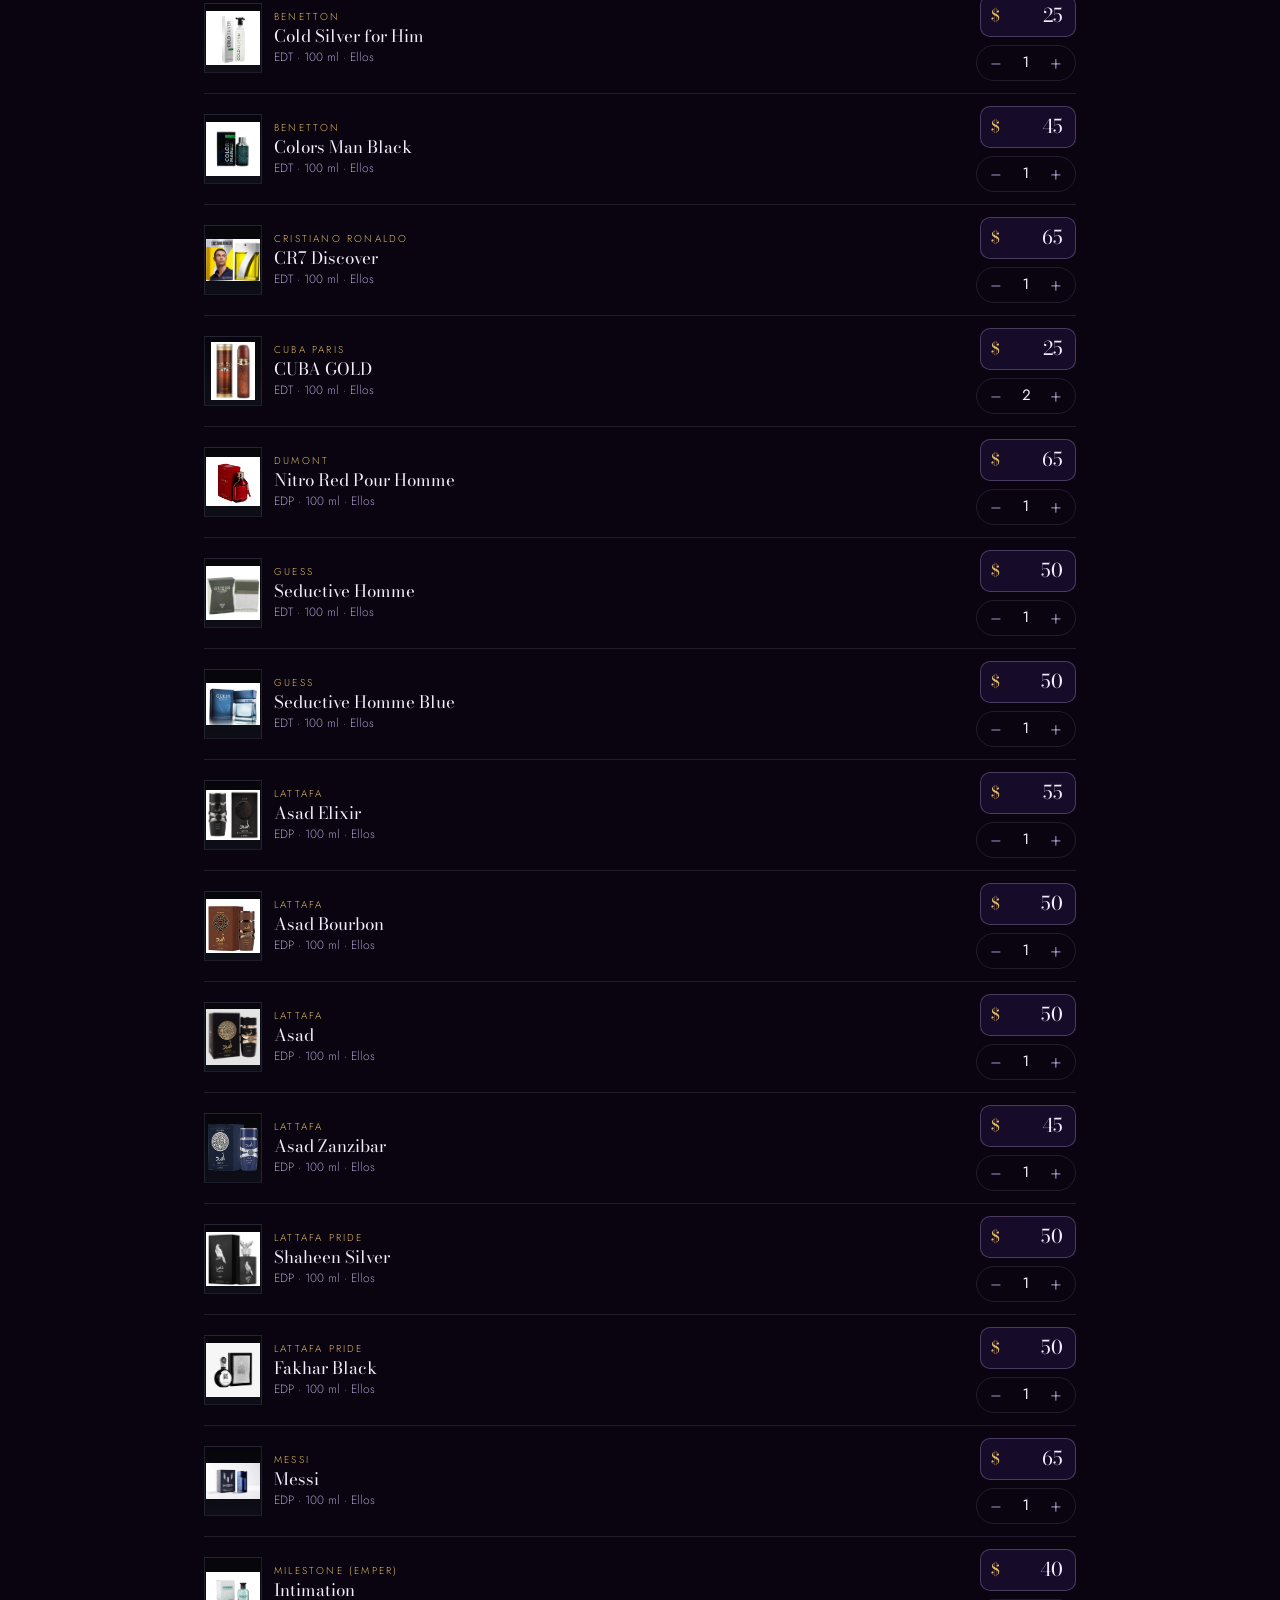
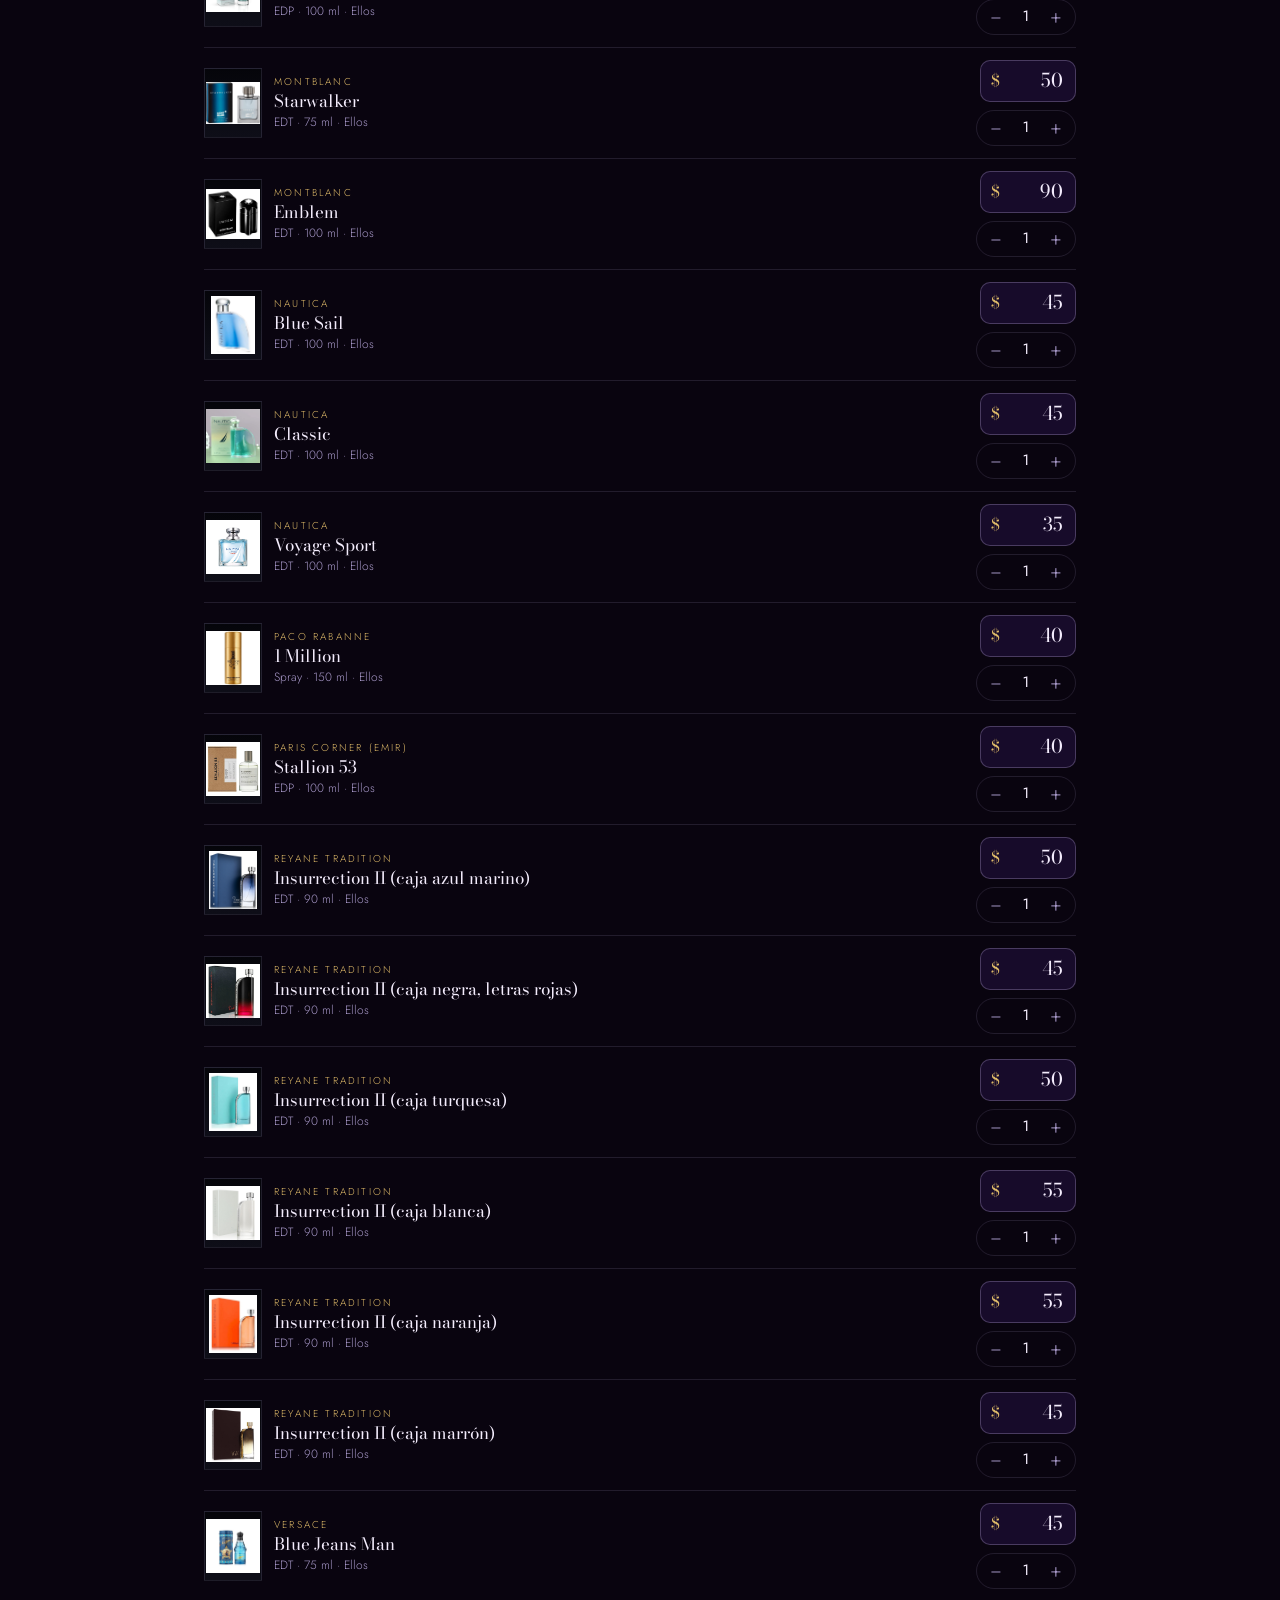
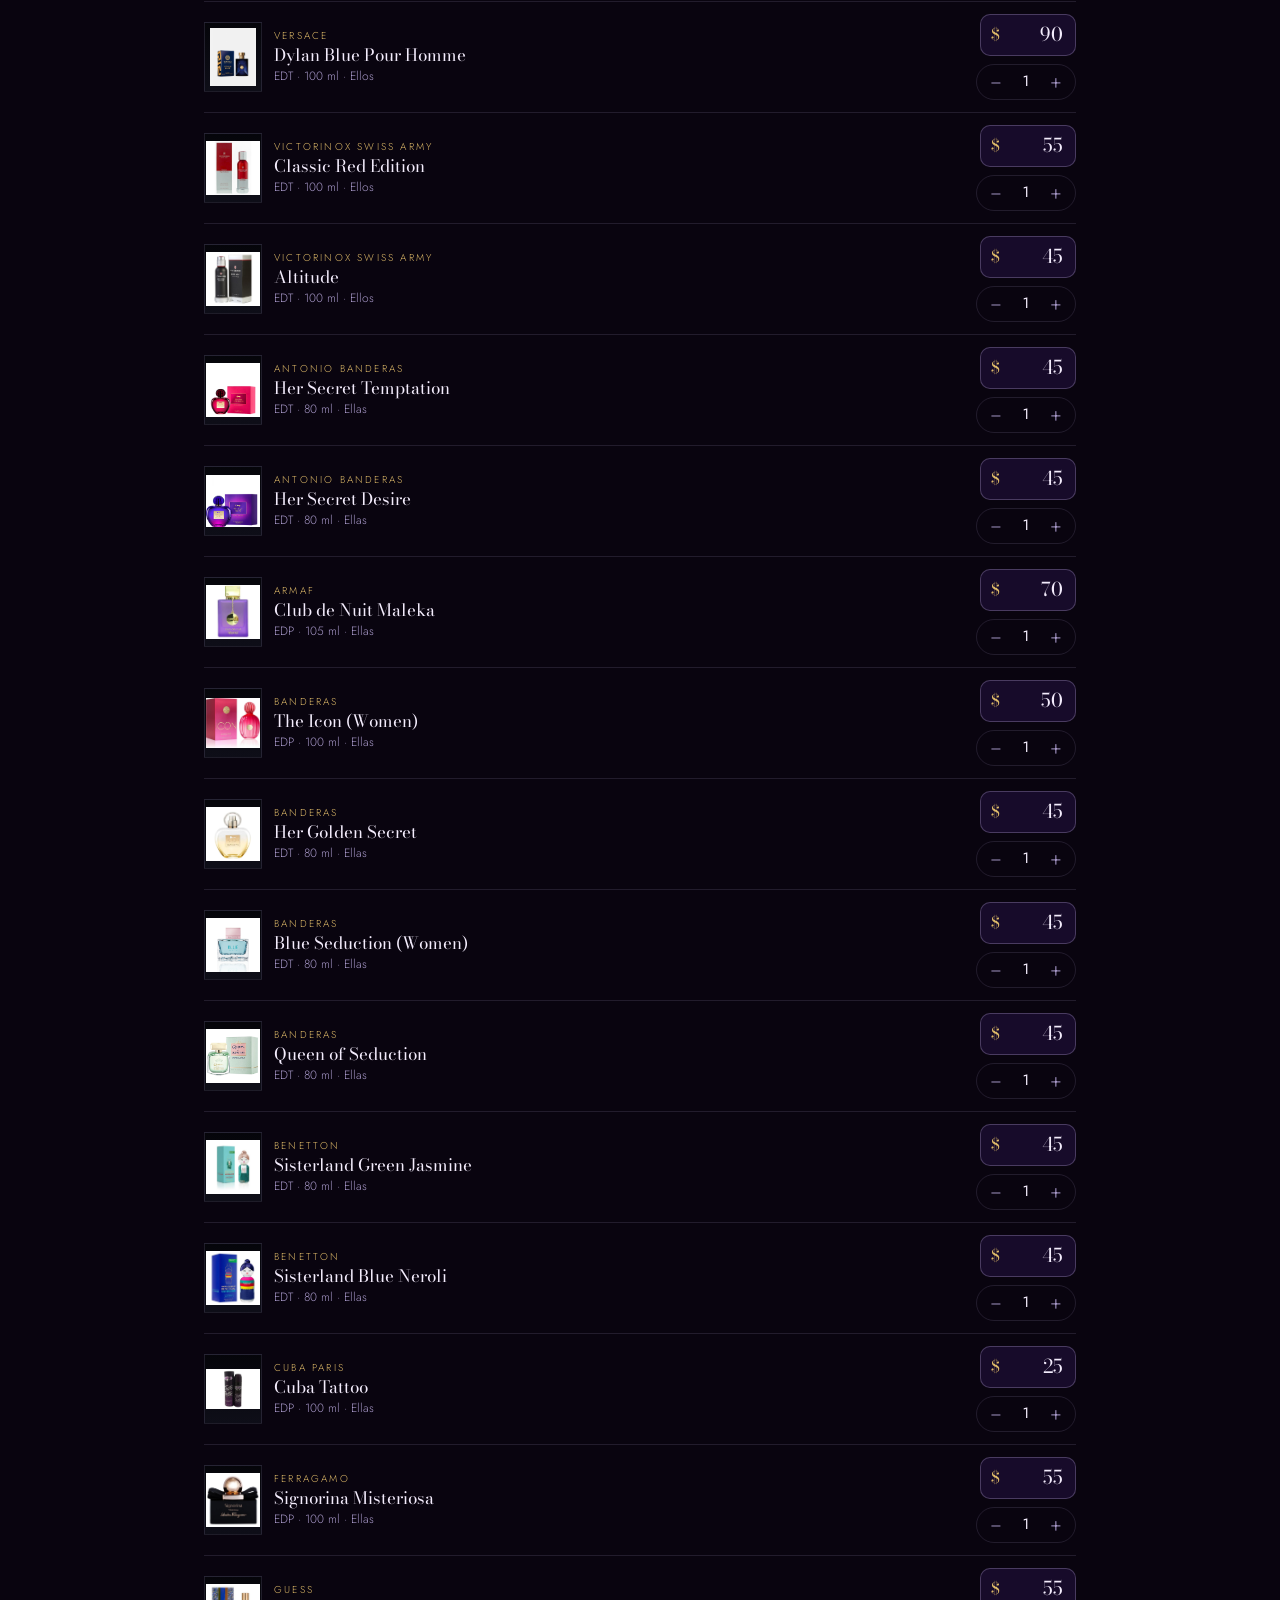
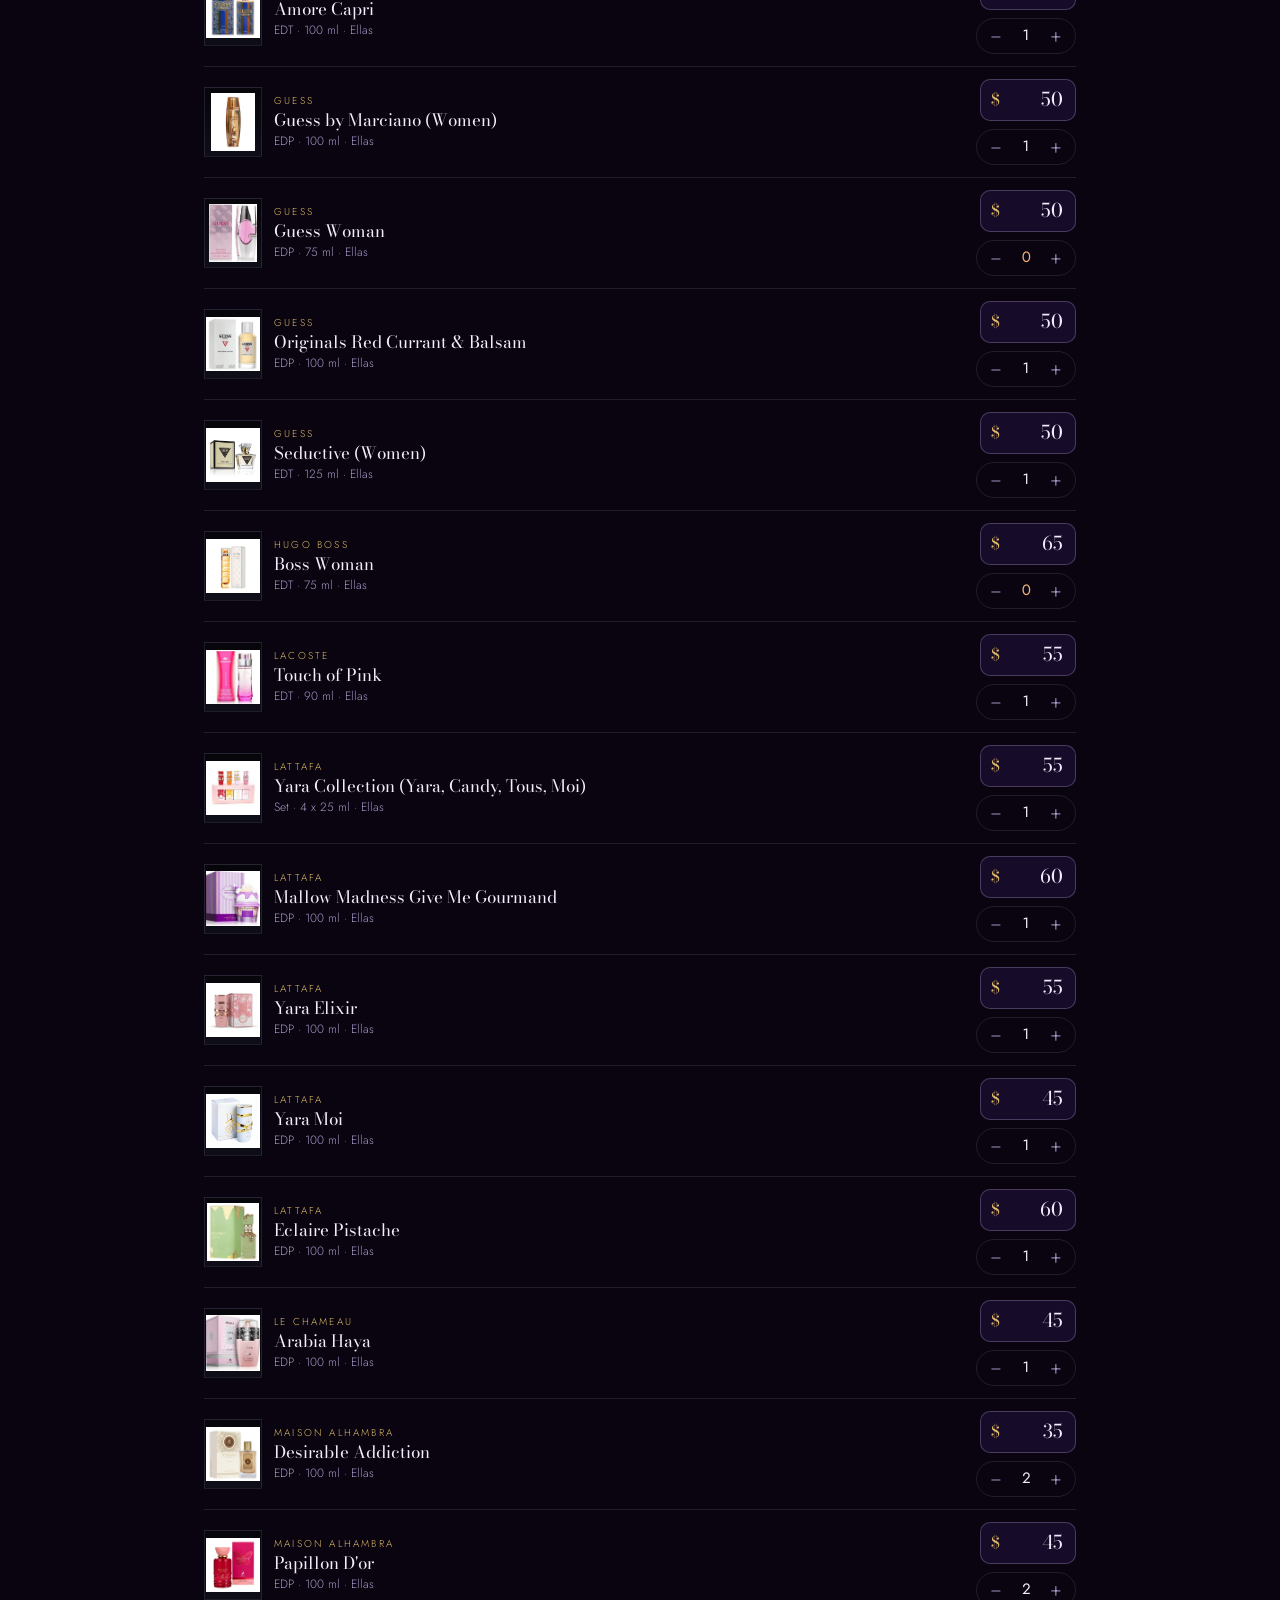
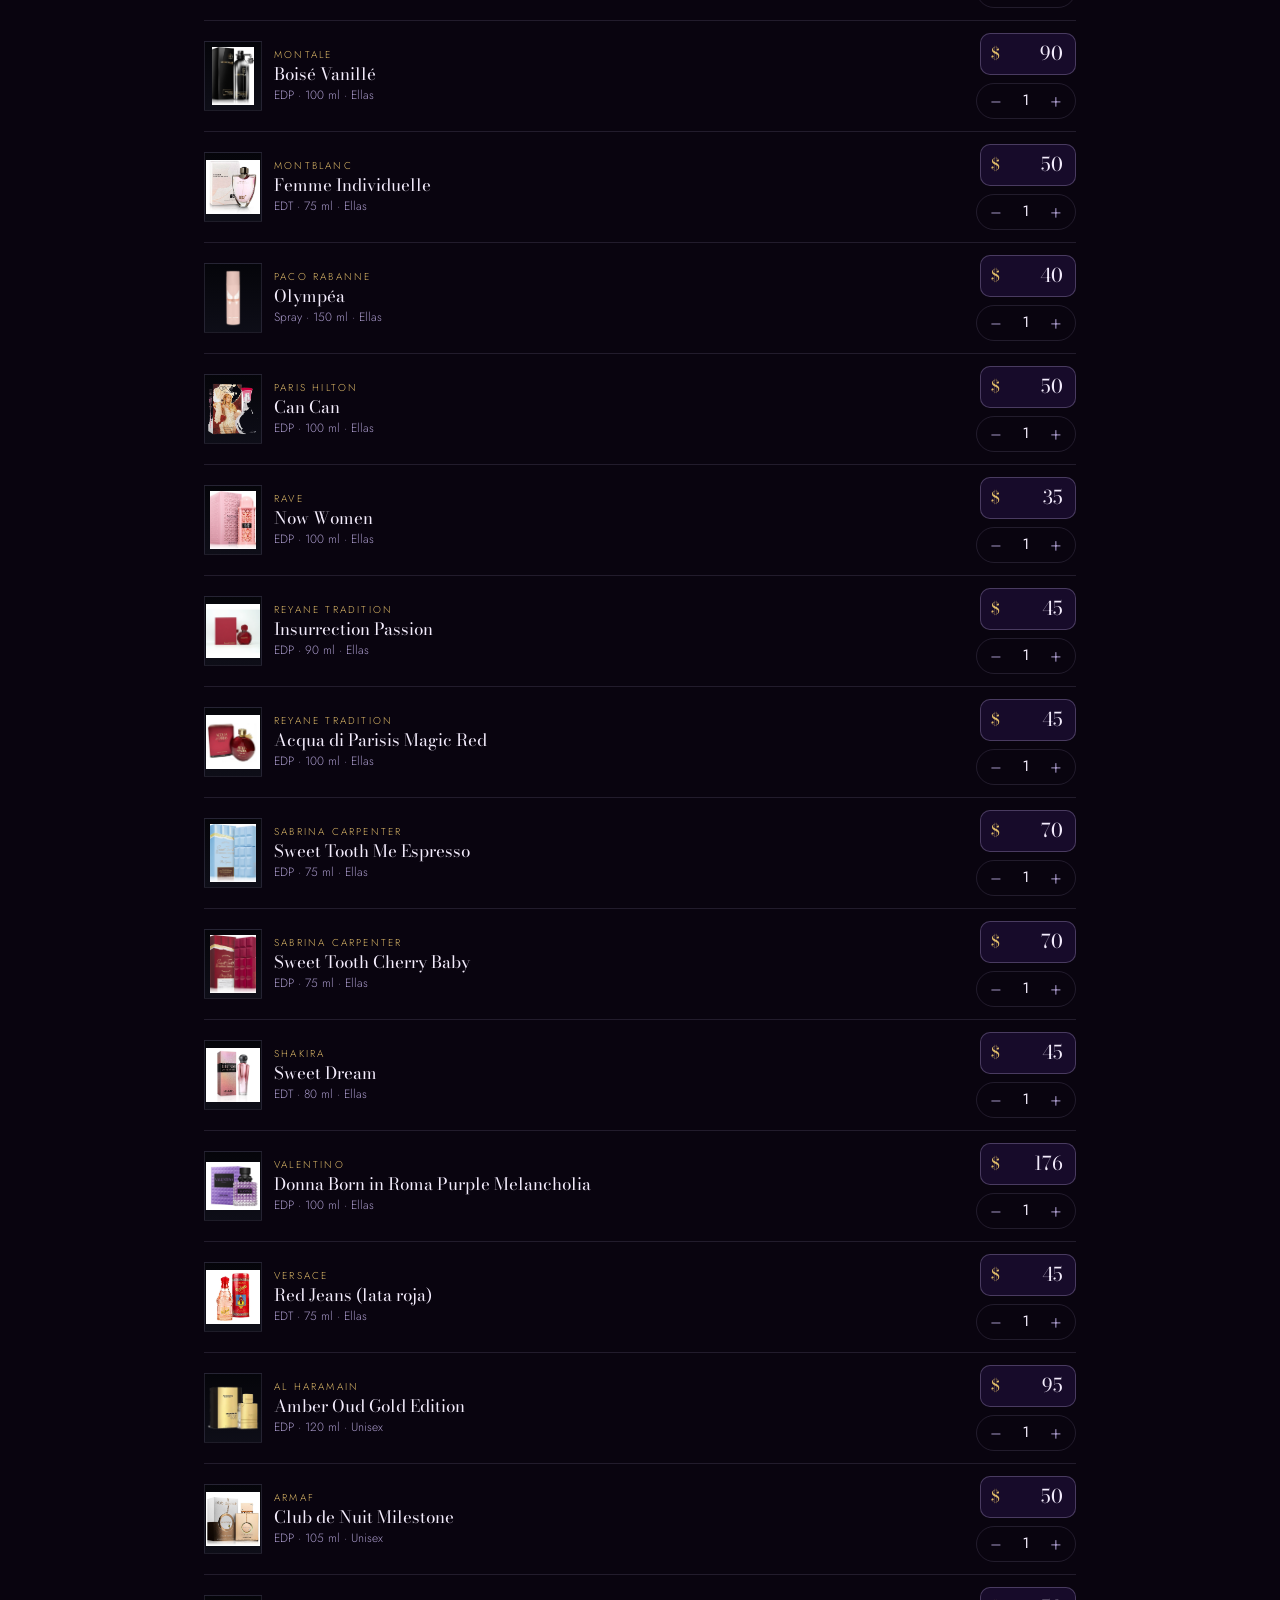
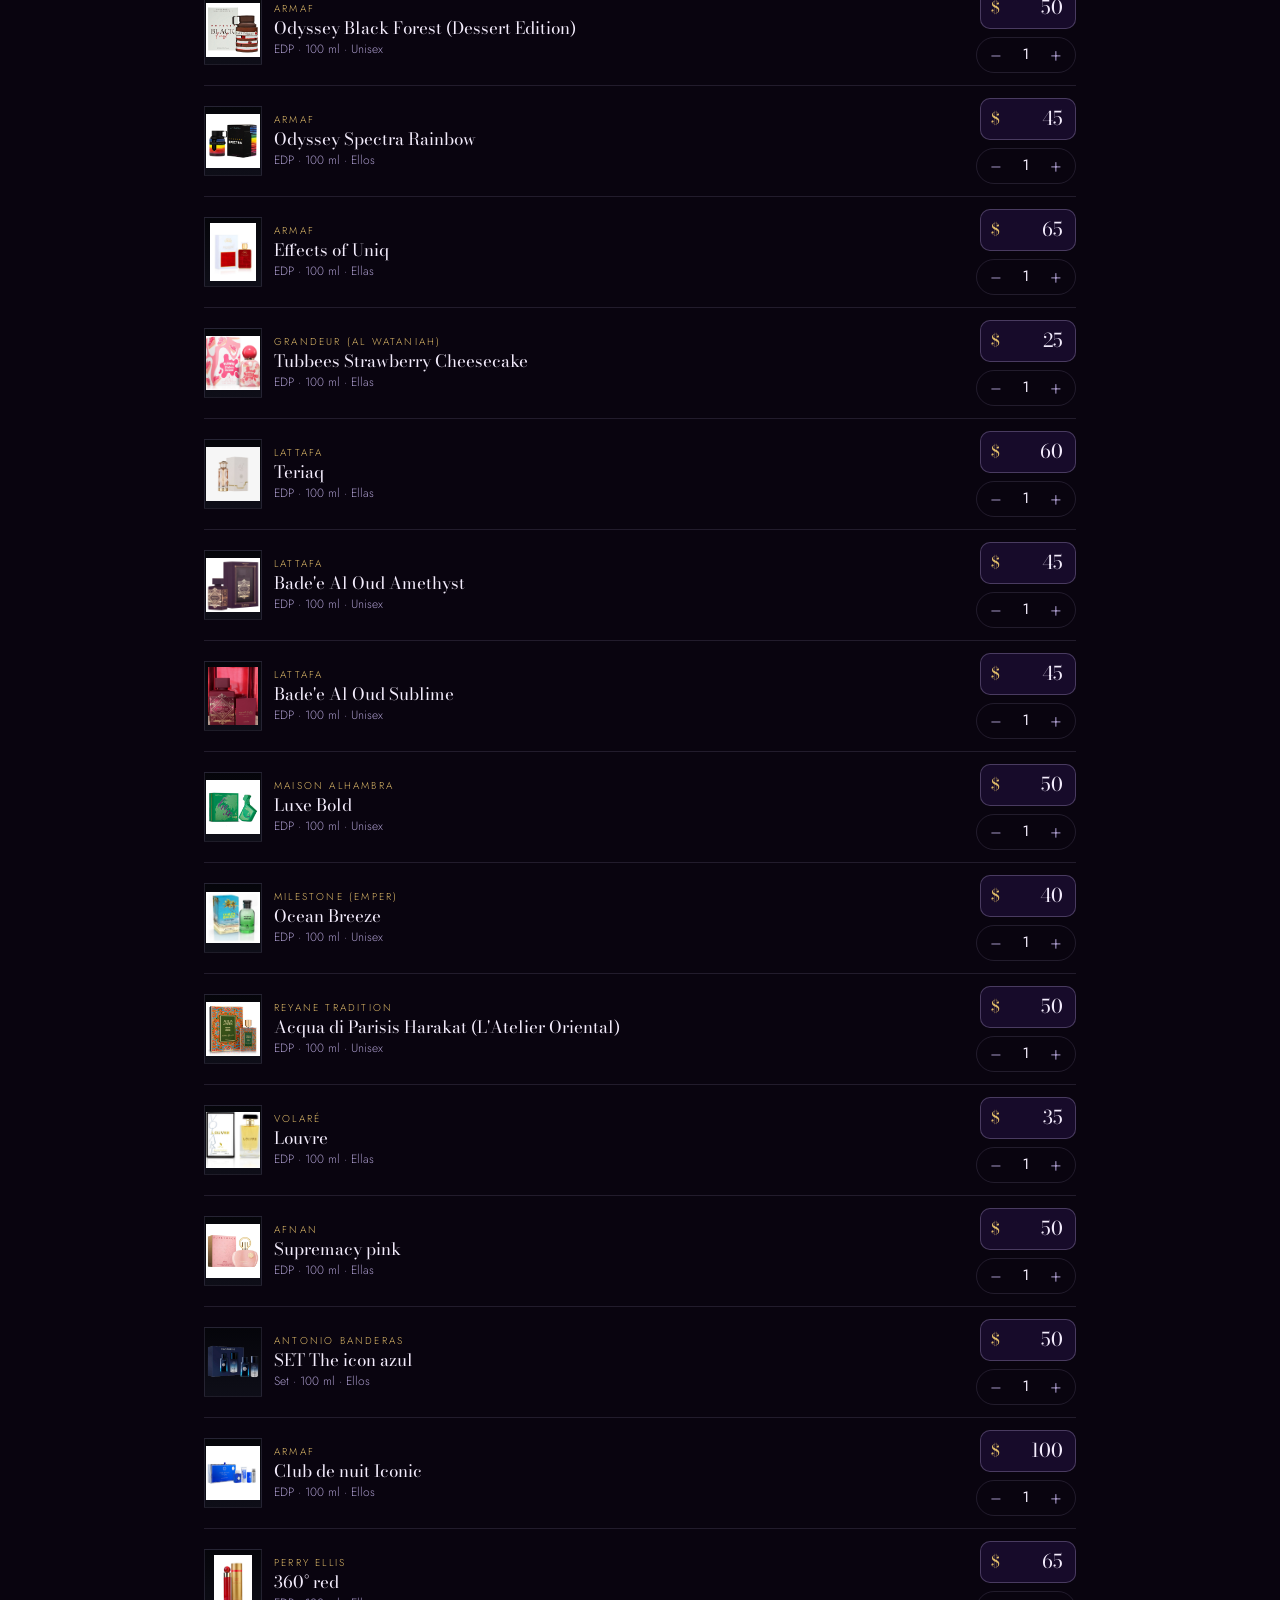
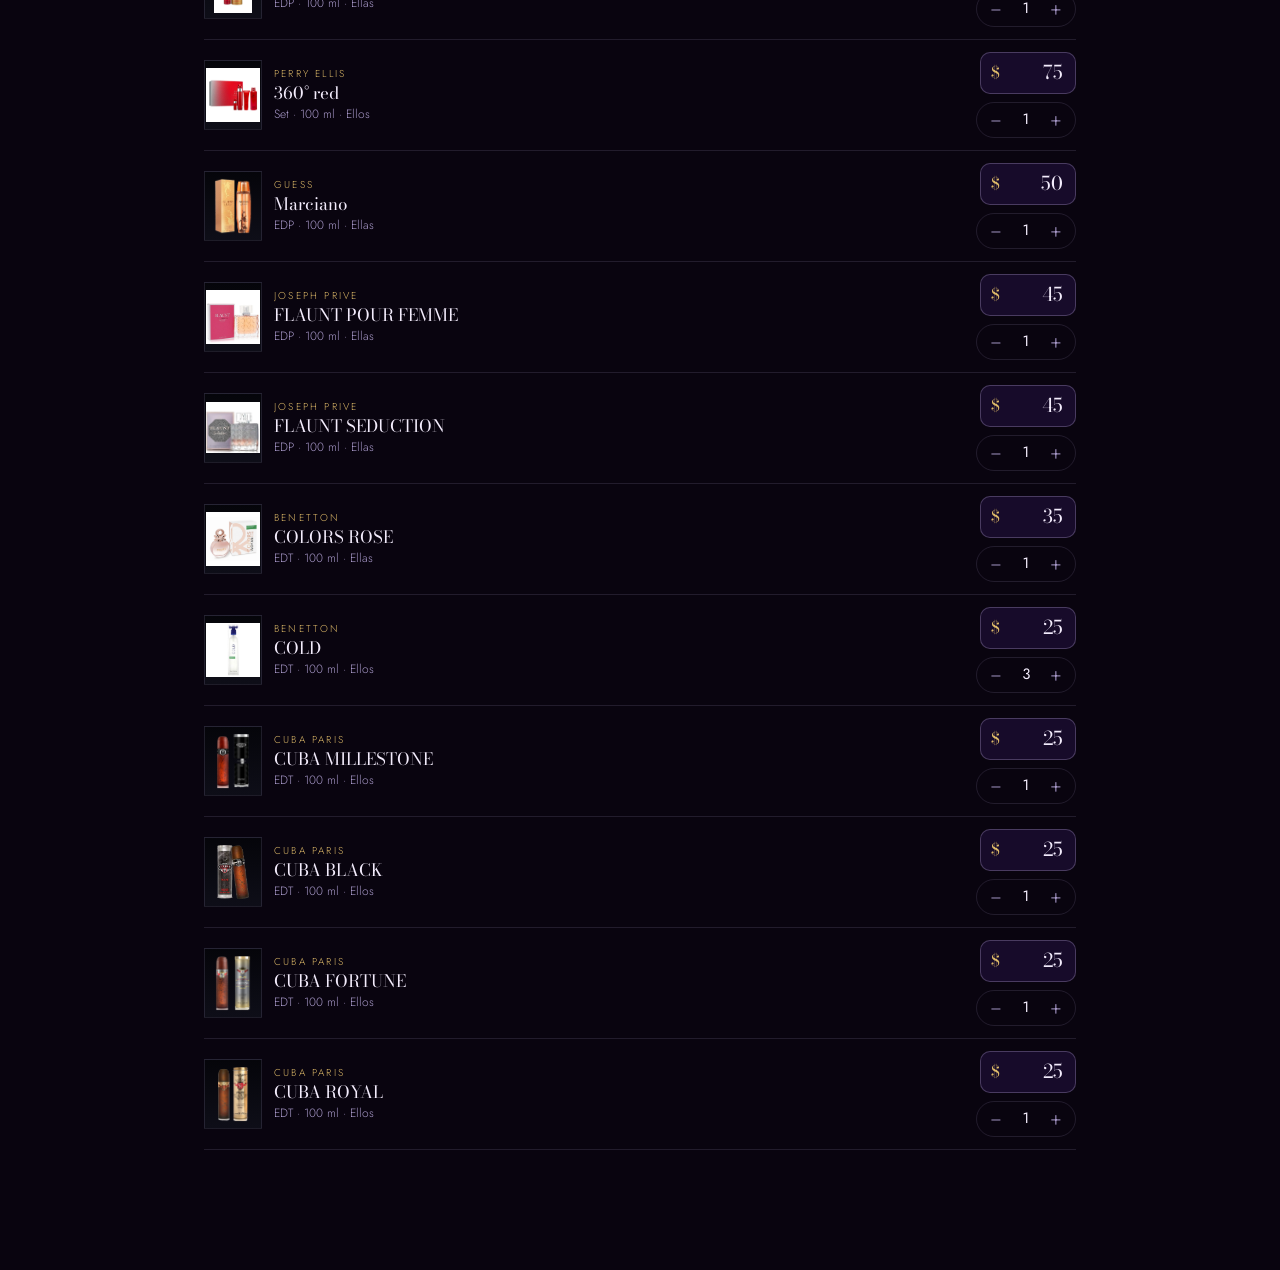
<file: admin.html>
<!DOCTYPE html>
<html lang="es" data-tema-auto="no">
<head>
<meta charset="UTF-8">
<meta name="viewport" content="width=device-width, initial-scale=1, viewport-fit=cover">
<title>AU Admin</title>
<meta name="robots" content="noindex, nofollow">
<meta name="theme-color" content="#09040F">
<link rel="manifest" href="admin.webmanifest">
<link rel="icon" href="icon-admin-192.png">
<link rel="apple-touch-icon" href="icon-admin-192.png">
<link rel="preconnect" href="https://fonts.googleapis.com">
<link rel="preconnect" href="https://fonts.gstatic.com" crossorigin>
<link href="https://fonts.googleapis.com/css2?family=Bodoni+Moda:ital,opsz,wght@0,6..96,400;0,6..96,500;1,6..96,400&family=Jost:wght@300;400;500&display=swap" rel="stylesheet">
<link rel="stylesheet" href="css/admin.css?v=1.8">
</head>
<body>

<header class="top">
  <div class="top-in">
    <div class="tit"><span aria-hidden="true" style="display:inline-block;width:24px;height:26px;margin-right:9px;vertical-align:middle;background:var(--gold);-webkit-mask:url(images/logos/emblema.svg) center/contain no-repeat;mask:url(images/logos/emblema.svg) center/contain no-repeat"></span><b>AU</b><span>Admin</span></div>
    <button class="estado" id="estado" type="button" data-modo="local" aria-label="Estado de la conexión">Solo vista</button>
    <a class="ib" id="ver-sitio" href="./" target="_blank" rel="noopener" aria-label="Ver la tienda pública">
      <svg viewBox="0 0 24 24"><path d="M14 4h6v6M20 4l-9 9M18 14v5a1 1 0 0 1-1 1H5a1 1 0 0 1-1-1V7a1 1 0 0 1 1-1h5"/></svg>
    </a>
    <button class="ib" id="btn-apariencia" type="button" aria-label="Apariencia de la tienda">
      <svg viewBox="0 0 24 24"><path d="M12 3a9 9 0 1 0 0 18c1.2 0 1.8-.8 1.8-1.7 0-.5-.2-.9-.5-1.3-.3-.4-.5-.8-.5-1.3 0-1 .8-1.7 1.8-1.7H17a4 4 0 0 0 4-4C21 6.6 17 3 12 3z"/><circle cx="7.5" cy="11" r="1"/><circle cx="10" cy="7.2" r="1"/><circle cx="14.5" cy="7.2" r="1"/></svg>
    </button>
    <button class="ib" id="btn-lote" type="button" aria-label="Subir fotos en lote">
      <svg viewBox="0 0 24 24"><rect x="3" y="5" width="18" height="14" rx="2"/><circle cx="9" cy="11" r="1.6"/><path d="M21 16l-5-5-8 8"/></svg>
    </button>
    <button class="ib" id="btn-nuevo" type="button" aria-label="Agregar perfume nuevo">
      <svg viewBox="0 0 24 24"><path d="M12 5v14M5 12h14"/></svg>
    </button>
    <button class="ib" id="btn-ajustes" type="button" aria-label="Ajustes de conexión">
      <svg viewBox="0 0 24 24"><circle cx="12" cy="12" r="3"/><path d="M19.4 15a1.7 1.7 0 0 0 .3 1.8l.1.1a2 2 0 1 1-2.8 2.8l-.1-.1a1.7 1.7 0 0 0-1.8-.3 1.7 1.7 0 0 0-1 1.5V21a2 2 0 1 1-4 0v-.1a1.7 1.7 0 0 0-1.1-1.5 1.7 1.7 0 0 0-1.8.3l-.1.1a2 2 0 1 1-2.8-2.8l.1-.1a1.7 1.7 0 0 0 .3-1.8 1.7 1.7 0 0 0-1.5-1H3a2 2 0 1 1 0-4h.1a1.7 1.7 0 0 0 1.5-1.1 1.7 1.7 0 0 0-.3-1.8l-.1-.1a2 2 0 1 1 2.8-2.8l.1.1a1.7 1.7 0 0 0 1.8.3h0a1.7 1.7 0 0 0 1-1.5V3a2 2 0 1 1 4 0v.1a1.7 1.7 0 0 0 1 1.5 1.7 1.7 0 0 0 1.8-.3l.1-.1a2 2 0 1 1 2.8 2.8l-.1.1a1.7 1.7 0 0 0-.3 1.8v0a1.7 1.7 0 0 0 1.5 1H21a2 2 0 1 1 0 4h-.1a1.7 1.7 0 0 0-1.5 1z"/></svg>
    </button>
  </div>
  <div class="filtros">
    <label class="buscar" for="q">
      <svg viewBox="0 0 24 24"><circle cx="11" cy="11" r="7"/><path d="M20 20l-4-4"/></svg>
      <span class="sr-only">Buscar</span>
      <input id="q" type="search" placeholder="Buscar perfume o casa…" autocomplete="off">
    </label>
    <div class="chips" id="chips" role="group" aria-label="Filtrar">
      <button type="button" data-f="todos" aria-pressed="true">Todos</button>
      <button type="button" data-f="sinfoto" aria-pressed="false">Sin foto</button>
      <button type="button" data-f="agotado" aria-pressed="false">Agotados</button>
      <button type="button" data-f="pausado" aria-pressed="false">Pausados</button>
      <button type="button" data-f="cambios" aria-pressed="false">Con cambios</button>
      <button type="button" data-f="Hombre" aria-pressed="false">Ellos</button>
      <button type="button" data-f="Mujer" aria-pressed="false">Ellas</button>
      <button type="button" data-f="Unisex" aria-pressed="false">Unisex</button>
    </div>
  </div>
</header>

<div class="aviso" id="aviso" role="status" hidden></div>
<p class="conteo" id="conteo" aria-live="polite"></p>
<main class="lista" id="lista"></main>

<div class="pie" id="pie" hidden>
  <span id="pie-n"></span>
  <button class="btn" id="btn-descartar" type="button">Descartar</button>
  <button class="btn primario" id="btn-publicar" type="button">Publicar</button>
</div>

<!-- ===== Editor ===== -->
<dialog class="hoja" id="hoja-editor" aria-labelledby="ed-titulo">
  <form id="f-editor" method="dialog" novalidate>
    <div class="hoja-cab">
      <h2 id="ed-titulo">Editar perfume</h2>
      <button class="ib" type="button" data-cerrar aria-label="Cerrar"><svg viewBox="0 0 24 24"><path d="M6 6l12 12M18 6L6 18"/></svg></button>
    </div>
    <div class="foto-zona">
      <div class="foto-prev" id="ed-prev"></div>
      <div class="foto-acc">
        <label class="btn" for="ed-file">Tomar o elegir foto</label>
        <input type="file" id="ed-file" accept="image/*" hidden>
        <button class="btn" type="button" id="ed-quitar">Quitar foto</button>
        <label class="check"><input type="checkbox" id="ed-sinfondo" checked> Quitar fondo blanco automáticamente</label>
      </div>
      <p class="ayuda" id="ed-foto-msg">Mejor con la botella sola, de frente y sobre fondo blanco.</p>
    </div>
    <div class="campos">
      <label>Marca<input id="ed-marca" autocomplete="off"></label>
      <label>Nombre<input id="ed-nombre" autocomplete="off"></label>
      <label>Presentación
        <select id="ed-pres">
          <option>Eau de Parfum</option><option>Eau de Toilette</option><option>Desodorante spray</option><option>Set de regalo EDP</option><option>Extrait de Parfum</option>
        </select>
      </label>
      <label>Tamaño<input id="ed-tamano" placeholder="100 ml" autocomplete="off"></label>
      <label>Colección
        <select id="ed-genero"><option value="Hombre">Ellos · Hombre</option><option value="Mujer">Ellas · Mujer</option><option value="Unisex">Unisex</option></select>
      </label>
      <label>Precio ($)<input id="ed-precio" inputmode="decimal" autocomplete="off"></label>
      <label>Existencias<input id="ed-stock" inputmode="numeric" autocomplete="off"></label>
    </div>
    <details class="ed-olf" id="ed-olf">
      <summary>Notas, perfil olfativo y alternativa</summary>
      <p class="ayuda">Esto lo usan el quiz «Encuentra tu perfume ideal» y la sugerencia «Alternativa similar a menor precio».</p>
      <div class="campos">
        <label class="ancho">Notas (se muestran en la ficha)<input id="ed-notas" placeholder="Bergamota, vainilla, ámbar…" autocomplete="off"></label>
        <label>Aroma principal
          <select id="ed-fam1"><option value="F">Fresco, cítrico, marino</option><option value="D">Dulce, vainilla, ámbar</option><option value="M">Maderas, especias, cuero</option><option value="R">Floral</option></select>
        </label>
        <label>Aroma secundario
          <select id="ed-fam2"><option value="">Ninguno</option><option value="F">Fresco, cítrico, marino</option><option value="D">Dulce, vainilla, ámbar</option><option value="M">Maderas, especias, cuero</option><option value="R">Floral</option></select>
        </label>
        <label>Proyección
          <select id="ed-proy"><option value="3">Alta (se siente a distancia)</option><option value="2">Media (elegancia cercana)</option><option value="1">Suave</option></select>
        </label>
        <label>Clima
          <select id="ed-clima"><option value="C">Cálido</option><option value="F">Frío</option><option value="T">Templado</option></select>
        </label>
      </div>
      <div class="ed-uso" role="group" aria-label="Momento de uso">
        <span>Se usa para</span>
        <label class="check"><input type="checkbox" id="ed-uso-D"> Día / trabajo</label>
        <label class="check"><input type="checkbox" id="ed-uso-N"> Noche / eventos</label>
        <label class="check"><input type="checkbox" id="ed-uso-S"> Deporte / calor</label>
      </div>
      <label class="ancho">Alternativa a menor precio
        <select id="ed-alt"></select>
      </label>
    </details>
    <p class="error" id="ed-error" hidden></p>
    <button class="btn" type="button" id="ed-pausar">Pausar publicación</button>
    <p class="ayuda" id="ed-pausar-msg">Lo oculta de la tienda sin borrarlo. Lo reactivas cuando quieras.</p>
    <button class="btn peligro" type="button" id="ed-borrar" hidden>Eliminar perfume</button>
    <div class="hoja-pie">
      <button class="btn" type="button" data-cerrar>Cancelar</button>
      <button class="btn primario" type="submit">Guardar</button>
    </div>
  </form>
</dialog>

<!-- ===== Apariencia ===== -->
<dialog class="hoja hoja-ap" id="hoja-apariencia" aria-labelledby="ap-titulo">
  <form id="f-apariencia" method="dialog" novalidate>
    <div class="hoja-cab">
      <h2 id="ap-titulo">Apariencia de la tienda</h2>
      <button class="ib" type="button" data-cerrar aria-label="Cerrar"><svg viewBox="0 0 24 24"><path d="M6 6l12 12M18 6L6 18"/></svg></button>
    </div>
    <p class="ayuda">Cambia el modelo, los colores y las letras. La vista previa se actualiza al instante; los clientes lo ven cuando toques <b>Publicar apariencia</b>.</p>
    <div class="ap-prev-caja"><iframe id="ap-prev" title="Vista previa de la tienda" loading="lazy"></iframe></div>

    <h3 class="ap-h">Modelo de página</h3>
    <div class="ap-modelos" id="ap-modelos" role="radiogroup" aria-label="Modelo de página"></div>

    <h3 class="ap-h">Logo</h3>
    <div class="ap-logos" id="ap-logos" role="radiogroup" aria-label="Logo de la página"></div>

    <h3 class="ap-h">Colores</h3>
    <div class="ap-paletas" id="ap-paletas" role="radiogroup" aria-label="Combinación de colores"></div>
    <p class="ayuda" style="margin:12px 0 8px">Cambia cualquier color por separado: parte de la paleta elegida y solo se modifica lo que toques.</p>
    <div class="ap-custom" id="ap-custom"></div>
    <button class="btn" type="button" id="ap-c-reset" hidden>Volver a los colores de la paleta</button>

    <h3 class="ap-h">Letras</h3>
    <div class="campos">
      <label>Letra de los títulos<select id="ap-f-tit"></select></label>
      <label>Letra del texto<select id="ap-f-txt"></select></label>
    </div>

    <h3 class="ap-h">Portada</h3>
    <div class="ap-checks">
      <label class="check"><input type="checkbox" id="ap-m-carrusel"> Mostrar "Los que más se piden"</label>
      <label class="check"><input type="checkbox" id="ap-m-casas"> Mostrar la cinta de marcas</label>
      <label class="check"><input type="checkbox" id="ap-m-datos"> Mostrar los números (fragancias, casas, desde)</label>
      <label class="check"><input type="checkbox" id="ap-m-alternativas"> Mostrar "Alternativa similar a menor precio" en las fichas</label>
    </div>
    <div class="campos">
      <label>Línea pequeña sobre el título<input id="ap-t-eyebrow" maxlength="80" autocomplete="off" placeholder="AU Perfumes · Fragancias · Colección de octubre"></label>
      <label>Frase de la portada<textarea id="ap-t-lead" rows="3" maxlength="240" placeholder="Encuentra la esencia que conecta con tu personalidad…"></textarea></label>
    </div>

    <button class="btn" type="button" id="ap-original" style="width:100%;margin-top:18px">Volver al diseño original (todo)</button>
    <p class="ayuda" style="margin:6px 0 0">Deja modelo, logo, colores, letras y textos como venían al inicio. Luego toca Publicar apariencia.</p>
    <p class="error" id="ap-error" hidden></p>
    <div class="hoja-pie ap-pie">
      <button class="btn" type="button" id="ap-reset">Restablecer</button>
      <button class="btn" type="button" data-cerrar>Cerrar</button>
      <button class="btn primario" type="submit">Publicar apariencia</button>
    </div>
  </form>
</dialog>

<!-- ===== Fotos en lote ===== -->
<dialog class="hoja" id="hoja-lote" aria-labelledby="lote-titulo">
  <form id="f-lote" method="dialog" novalidate>
    <div class="hoja-cab">
      <h2 id="lote-titulo">Fotos en lote</h2>
      <button class="ib" type="button" data-cerrar aria-label="Cerrar"><svg viewBox="0 0 24 24"><path d="M6 6l12 12M18 6L6 18"/></svg></button>
    </div>
    <p class="ayuda">Elige muchas fotos a la vez. Cada foto se asigna al perfume cuyo nombre de archivo coincide, por ejemplo <b>lattafa-asad.jpg</b> (los nombres están en <b>nombres_fotos_perfumes.csv</b>). En computadora puedes seleccionar toda la carpeta <b>elegidas</b>.</p>
    <div class="foto-acc lote-acc">
      <label class="btn" for="lote-file">Elegir fotos</label>
      <input type="file" id="lote-file" accept="image/*" multiple hidden>
      <label class="check"><input type="checkbox" id="lote-sinfondo" checked> Quitar fondo blanco automáticamente</label>
    </div>
    <div class="lote-res" id="lote-res" aria-live="polite"></div>
    <div class="hoja-pie">
      <button class="btn" type="button" data-cerrar>Cancelar</button>
      <button class="btn primario" type="submit" id="lote-ok" disabled>Procesar fotos</button>
    </div>
  </form>
</dialog>

<!-- ===== Ajustes ===== -->
<dialog class="hoja" id="hoja-ajustes" aria-labelledby="aj-titulo">
  <form id="f-ajustes" method="dialog" novalidate>
    <div class="hoja-cab">
      <h2 id="aj-titulo">Conexión con GitHub</h2>
      <button class="ib" type="button" data-cerrar aria-label="Cerrar"><svg viewBox="0 0 24 24"><path d="M6 6l12 12M18 6L6 18"/></svg></button>
    </div>
    <p class="ayuda">Para publicar desde el teléfono, este panel necesita permiso para guardar en tu repositorio. Se configura una sola vez y el permiso queda guardado solo en este teléfono.</p>
    <div class="campos">
      <label>Repositorio (usuario/nombre)<input id="aj-repo" placeholder="aleurdaneta/au-originals" autocapitalize="off" autocomplete="off" spellcheck="false"></label>
      <label>Rama<input id="aj-rama" placeholder="main" autocapitalize="off" autocomplete="off" spellcheck="false"></label>
      <label>Token de acceso<input id="aj-token" type="password" placeholder="github_pat_…" autocapitalize="off" autocomplete="off" spellcheck="false"></label>
    </div>
    <details class="como">
      <summary>¿Cómo consigo el token?</summary>
      <ol>
        <li>En GitHub abre <b>Settings → Developer settings → Personal access tokens → Fine-grained tokens</b> y toca <b>Generate new token</b>.</li>
        <li>En <b>Repository access</b> elige <b>Only select repositories</b> y marca solo tu repositorio de AU Originals.</li>
        <li>En <b>Permissions → Repository permissions</b> pon <b>Contents: Read and write</b>.</li>
        <li>Genera el token, cópialo y pégalo arriba.</li>
      </ol>
      <p>Pon la caducidad más larga que permita GitHub. Cuando caduque, genera otro y pégalo aquí.</p>
    </details>
    <p class="error" id="aj-error" hidden></p>
    <div class="hoja-pie">
      <button class="btn" type="button" id="aj-desconectar">Desconectar</button>
      <button class="btn primario" type="submit">Probar y guardar</button>
    </div>
  </form>
</dialog>

<div class="progreso" id="progreso" hidden><div><span class="rueda"></span><p id="progreso-txt">Publicando…</p></div></div>
<div class="toast" id="toast" role="status" aria-live="polite"></div>

<script src="catalogo.js?v=3"></script>
<script src="ajustes.js"></script>
<script src="js/tema.js"></script>
<script src="perfiles.js?v=1.1"></script>
<script src="js/frascos.js?v=2.1"></script>
<script src="js/admin.js?v=2.0"></script>
</body>
</html>
</file>
<file: css/styles.css>
/* =========================================================
   AU Originals by Ale Urdaneta · hoja de estilos · v2 "Violeta" (basado en el Instagram @auoriginals)
   Concepto: vitrina de noche. Cielo estrellado, luna, frascos bajo un
   foco sobre un piso de vidrio negro que los refleja. Oro de luna como
   único acento; un resplandor violeta lejano como luz de ciudad.
   Diseño de un solo tema (oscuro) a propósito.
   ========================================================= */
:root{
  --accent-rgb:221,185,104;--second-rgb:138,70,240;--lav-rgb:183,156,242;--bg-rgb:9,4,15;--surface-rgb:23,11,42;--fg-rgb:243,236,252;
  --deep:#05020C;--ped-1:#FBF8FF;--ped-2:#E6DAFB;--ped-3:#C9B5F2;--ped-ink:#4A2F86;--ped-ink-rgb:74,47,134;
  --bg:#09040F;          /* orquídea negra */
  --bg-2:#10081D;        /* vitrina */
  --surface:#170B2A;     /* paneles */
  --surface-2:#221240;
  --fg:#F3ECFC;          /* lavanda clara */
  --muted:#A798C8;
  --gold:#DDB968;        /* oro del logo */
  --gold-deep:#A98238;
  --gold-soft:rgba(var(--accent-rgb),.15);
  --violet:#8A46F0;      /* violeta eléctrico */
  --lav:#B79CF2;         /* lavanda */
  --violet-soft:rgba(var(--second-rgb),.26);
  --line:rgba(215,196,250,.11);
  --line-strong:rgba(215,196,250,.26);
  --on-gold:#12091F;
  --ok:#8FD3B0;
  --warn:#F0B37A;
  --shadow:0 40px 80px -30px rgba(0,0,0,.9);
  --glass-stroke:rgba(255,255,255,.55);
  --f-display:'Roboto',system-ui,'Segoe UI',Arial,sans-serif;
  --f-sans:'Roboto',system-ui,'Segoe UI',Arial,sans-serif;
  --gutter:max(20px, env(safe-area-inset-left, 0px));
  --gutter-r:max(20px, env(safe-area-inset-right, 0px));
  --max:1240px;
  color-scheme:dark;
}

*,*::before,*::after{box-sizing:border-box}
html{scroll-behavior:smooth;-webkit-text-size-adjust:100%;background:var(--bg)}
body{margin:0;background:var(--bg);color:var(--fg);font-family:var(--f-sans);font-weight:300;font-size:16px;line-height:1.6;-webkit-font-smoothing:antialiased;overflow-x:hidden}
img{max-width:100%;display:block}
button,input,select{font:inherit;color:inherit}
a{color:inherit}
:focus-visible{outline:1px solid var(--gold);outline-offset:3px}
::selection{background:var(--gold);color:var(--on-gold)}
.sr-only{position:absolute;width:1px;height:1px;padding:0;margin:-1px;overflow:hidden;clip:rect(0,0,0,0);border:0}
.wrap{max-width:var(--max);margin:0 auto;padding-left:var(--gutter);padding-right:var(--gutter-r)}
.eyebrow{font-family:var(--f-sans);font-size:11px;font-weight:400;letter-spacing:.34em;text-transform:uppercase;color:var(--gold)}
h1,h2,h3{text-wrap:balance;font-weight:400;margin:0}
em{font-style:italic}

/* ---------- Anuncio ---------- */
.anuncio{position:relative;z-index:51;background:var(--deep);border-bottom:1px solid var(--line);font-size:11px;letter-spacing:.22em;text-transform:uppercase;color:var(--muted)}
.anuncio .wrap{display:flex;justify-content:center;gap:32px;padding-block:9px;flex-wrap:wrap;text-align:center}
.anuncio b{font-weight:400;color:var(--gold)}

/* ---------- Header ---------- */
.header{position:sticky;top:env(safe-area-inset-top,0px);z-index:50;background:rgba(var(--bg-rgb),.72);backdrop-filter:blur(16px) saturate(140%);-webkit-backdrop-filter:blur(16px) saturate(140%);border-bottom:1px solid var(--line)}
.header .wrap{display:grid;grid-template-columns:1fr auto 1fr;align-items:center;padding-block:14px;gap:16px}
.nav{display:flex;gap:28px;font-size:12px;letter-spacing:.22em;text-transform:uppercase}
.nav a{text-decoration:none;color:var(--muted);transition:color .25s}
.nav a:hover{color:var(--gold)}
.marca{display:flex;flex-direction:column;align-items:center;text-decoration:none;line-height:1}
.marca-au{font-family:var(--f-display);font-size:24px;font-weight:400;letter-spacing:.3em;padding-left:.3em;white-space:nowrap}
.marca-sub{font-family:var(--f-display);font-style:italic;font-size:12px;color:var(--gold);margin-top:5px;letter-spacing:.06em}
.header-acc{display:flex;justify-content:flex-end;gap:4px;align-items:center}
.icon-btn{position:relative;display:inline-flex;align-items:center;gap:8px;background:none;border:1px solid transparent;border-radius:999px;padding:8px 12px;cursor:pointer;font-size:12px;letter-spacing:.18em;text-transform:uppercase;color:var(--fg);text-decoration:none}
.icon-btn:hover{border-color:var(--line-strong)}
.icon-btn svg{width:18px;height:18px;stroke:currentColor;fill:none;stroke-width:1.3}
.bolsa-count{min-width:20px;height:20px;border-radius:999px;background:var(--gold);color:var(--on-gold);font-size:11px;letter-spacing:0;display:inline-grid;place-items:center;padding:0 6px;font-weight:500;box-shadow:0 0 14px rgba(var(--accent-rgb),.6)}
.bolsa-count[data-n="0"]{background:var(--surface-2);color:var(--muted);box-shadow:none}
@media (max-width:820px){
  .nav{display:none}
  .header .wrap{grid-template-columns:auto 1fr}
  .marca{align-items:flex-start}
  .marca-au{padding-left:0}
  .icon-btn .lbl{display:none}
}

/* ---------- Hero: cielo de medianoche ---------- */
.hero{position:relative;overflow:hidden;isolation:isolate;background:
  radial-gradient(60% 55% at 78% 38%,rgba(var(--second-rgb),.42),transparent 70%),
  radial-gradient(90% 60% at 10% 110%,rgba(var(--lav-rgb),.22),transparent 65%),
  radial-gradient(120% 70% at 50% 120%,var(--violet-soft),transparent 60%),
  linear-gradient(180deg,var(--deep) 0%,var(--bg) 72%)}
#cielo{position:absolute;inset:0;width:100%;height:100%;z-index:-1}
.luna{position:absolute;z-index:-1;top:9%;right:8%;width:clamp(70px,9vw,120px);aspect-ratio:1;border-radius:50%;
  transform:rotate(-20deg);opacity:.9}
.hero .wrap{position:relative;display:grid;grid-template-columns:1.1fr .9fr;gap:40px;align-items:center;padding-block:80px 72px}
.hero-mono{font-family:var(--f-display);font-weight:300;font-size:clamp(96px,15vw,210px);line-height:.86;letter-spacing:-.01em;margin:22px 0 0 -6px;color:var(--tit,var(--gold));text-shadow:0 0 50px rgba(var(--accent-rgb),.28)}
.hero-mono span{display:block;font-size:.235em;letter-spacing:.62em;margin-top:.5em;padding-left:.1em;-webkit-text-fill-color:var(--fg);color:var(--fg);font-weight:400}
.hero-firma{font-family:var(--f-display);font-style:italic;font-size:clamp(22px,2.4vw,28px);color:var(--muted);margin:24px 0 0}
.hero-firma em{color:var(--gold)}
.hero-lead{max-width:44ch;margin:18px 0 0;color:var(--muted);font-size:17px}
.hero-acciones{display:flex;gap:14px;flex-wrap:wrap;margin-top:34px}
.btn{display:inline-flex;align-items:center;justify-content:center;gap:10px;border-radius:999px;padding:15px 28px;font-size:12px;letter-spacing:.24em;text-transform:uppercase;text-decoration:none;cursor:pointer;border:1px solid var(--line-strong);background:rgba(var(--bg-rgb),.4);transition:background .3s,color .3s,border-color .3s,box-shadow .3s}
.btn:hover{border-color:var(--gold);color:var(--gold)}
.btn-oro{background:var(--gold);border-color:var(--gold);color:var(--on-gold);font-weight:400;box-shadow:0 0 0 0 rgba(var(--accent-rgb),0)}
.btn-oro:hover{background:var(--gold);color:var(--on-gold);box-shadow:0 0 34px rgba(var(--accent-rgb),.45)}
.btn[disabled],.btn[aria-disabled="true"]{opacity:.4;pointer-events:none}
.hero-datos{display:flex;gap:40px;margin-top:52px;padding-top:24px;border-top:1px solid var(--line);flex-wrap:wrap}
.hero-datos div{display:flex;flex-direction:column}
.hero-datos strong{font-family:var(--f-display);font-size:36px;font-weight:400;line-height:1;font-variant-numeric:lining-nums}
.hero-datos small{font-size:11px;letter-spacing:.22em;text-transform:uppercase;color:var(--muted);margin-top:8px}

.hero-escena{position:relative;aspect-ratio:4/5;max-width:100%;display:flex;flex-direction:column;align-items:center;justify-content:flex-end}
.foco{position:absolute;inset:0 6% 18%;background:conic-gradient(from 180deg at 50% 0%,transparent 160deg,rgba(var(--lav-rgb),.14) 172deg,rgba(var(--lav-rgb),.24) 180deg,rgba(var(--lav-rgb),.14) 188deg,transparent 200deg);filter:blur(6px);pointer-events:none}
.escenario{position:relative;height:72%;display:flex;align-items:flex-end;justify-content:center;z-index:1}
.escenario svg{height:100%;width:auto;-webkit-box-reflect:below 3px linear-gradient(transparent 58%,rgba(255,255,255,.22));filter:drop-shadow(0 0 40px rgba(var(--accent-rgb),.25))}
.piso{position:relative;width:118%;height:22%;background:radial-gradient(50% 40% at 50% 0%,rgba(var(--accent-rgb),.16),transparent 70%),linear-gradient(180deg,rgba(255,255,255,.04),transparent);border-top:1px solid rgba(236,232,243,.16)}
.nota{position:absolute;display:flex;flex-direction:column;font-family:var(--f-display);font-style:italic;font-size:15px;color:var(--muted);line-height:1.2;z-index:2}
.nota b{font-family:var(--f-sans);font-style:normal;font-weight:400;font-size:11px;letter-spacing:.24em;color:var(--gold);margin-bottom:4px;display:flex;align-items:center;gap:8px}
.nota b::before{content:"";width:6px;height:6px;border-radius:50%;background:var(--gold);box-shadow:0 0 10px var(--gold)}
.nota-1{top:16%;left:0}.nota-2{top:38%;right:0;text-align:right;align-items:flex-end}.nota-3{top:60%;left:4%}
@media (max-width:900px){
  .hero .wrap{grid-template-columns:1fr;padding-block:48px 40px}
  .hero-escena{max-width:340px;justify-self:center;width:100%}
  .luna{top:4%;right:6%}
}
@media (prefers-reduced-motion:no-preference){
  .escenario svg{animation:flota 8s ease-in-out infinite}
  @keyframes flota{50%{transform:translateY(-8px)}}
}

/* ---------- Marquesina de casas ---------- */
.casas{border-block:1px solid var(--line);overflow:hidden;padding-block:20px;background:var(--deep)}
.casas-pista{display:flex;gap:56px;width:max-content;font-family:var(--f-display);font-size:22px;font-style:italic;color:var(--muted);white-space:nowrap}
.casas-pista span::after{content:"✦";font-style:normal;font-size:9px;color:var(--gold);margin-left:56px;vertical-align:middle}
@media (prefers-reduced-motion:no-preference){.casas-pista{animation:desliza 70s linear infinite}@keyframes desliza{to{transform:translateX(-50%)}}}

/* ---------- Secciones ---------- */
.seccion{padding-block:100px}
.seccion-cab{display:flex;justify-content:space-between;align-items:end;gap:24px;margin-bottom:44px;flex-wrap:wrap}
.seccion-cab h2{font-family:var(--f-display);font-size:clamp(36px,4.6vw,56px);line-height:1.04;margin-top:12px}
.seccion-cab h2 em{color:var(--gold)}
.seccion-cab p{max-width:42ch;color:var(--muted);margin:0}

/* ---------- Colecciones ---------- */
.colecciones{display:grid;grid-template-columns:repeat(3,1fr);gap:18px}
.coleccion{position:relative;display:flex;flex-direction:column;justify-content:space-between;min-height:440px;padding:28px;border:1px solid var(--line);
  background:radial-gradient(80% 60% at 50% 100%,var(--violet-soft),transparent 70%),var(--bg-2);text-decoration:none;overflow:hidden;cursor:pointer;transition:border-color .4s,box-shadow .4s}
.coleccion::before{content:"";position:absolute;left:50%;top:-10%;width:90%;height:90%;transform:translateX(-50%);background:conic-gradient(from 180deg at 50% 0%,transparent 160deg,rgba(var(--lav-rgb),.08) 180deg,transparent 200deg);pointer-events:none;transition:opacity .4s;opacity:.6}
.coleccion:hover{border-color:rgba(var(--accent-rgb),.5);box-shadow:0 0 50px -10px rgba(var(--accent-rgb),.25)}
.coleccion:hover::before{opacity:1}
.coleccion .frascos{position:absolute;inset:auto 0 76px;height:56%;display:flex;justify-content:center;align-items:flex-end;transition:transform .6s cubic-bezier(.2,.7,.2,1)}
.coleccion .frascos svg{height:100%;width:auto;margin:0 -12px;-webkit-box-reflect:below 2px linear-gradient(transparent 70%,rgba(255,255,255,.18))}
.coleccion .frascos svg:nth-child(2){height:84%}
.coleccion .frascos svg:nth-child(3){height:72%}
.coleccion:hover .frascos{transform:translateY(-6px)}
.coleccion-tit{position:relative;font-family:var(--f-display);font-size:46px;line-height:1}
.coleccion-tit small{display:block;font-family:var(--f-sans);font-size:11px;letter-spacing:.32em;text-transform:uppercase;color:var(--gold);margin-bottom:12px}
.coleccion-pie{position:relative;display:flex;justify-content:space-between;align-items:center;font-size:12px;letter-spacing:.22em;text-transform:uppercase;color:var(--muted);border-top:1px solid var(--line);margin:0 -28px -28px;padding:20px 28px 22px;background:rgba(0,0,0,.35)}
.coleccion:hover .coleccion-pie span:last-child{color:var(--gold)}
@media (max-width:900px){.colecciones{grid-template-columns:1fr}.coleccion{min-height:320px}}

/* ---------- Catálogo ---------- */
#catalogo{scroll-margin-top:80px}
.filtros{position:sticky;top:calc(env(safe-area-inset-top,0px) + 66px);z-index:20;background:rgba(var(--bg-rgb),.86);backdrop-filter:blur(12px);-webkit-backdrop-filter:blur(12px);border-block:1px solid var(--line);margin-bottom:32px}
.filtros-fila{display:flex;gap:14px;align-items:center;padding-block:14px;flex-wrap:wrap}
.chips{display:flex;gap:6px;flex-wrap:wrap}
.chip{border:1px solid var(--line);background:transparent;border-radius:999px;padding:8px 16px;font-size:12px;letter-spacing:.16em;text-transform:uppercase;cursor:pointer;color:var(--muted);transition:all .25s}
.chip:hover{color:var(--fg);border-color:var(--line-strong)}
.chip[aria-pressed="true"]{background:var(--gold);color:var(--on-gold);border-color:var(--gold);box-shadow:0 0 20px -4px rgba(var(--accent-rgb),.6)}
.chip .n{opacity:.6;margin-left:6px;font-variant-numeric:tabular-nums}
.buscar{flex:1 1 220px;min-width:0;display:flex;align-items:center;gap:10px;border-bottom:1px solid var(--line-strong);padding:6px 2px}
.buscar:focus-within{border-color:var(--gold)}
.buscar svg{width:16px;height:16px;stroke:var(--muted);fill:none;stroke-width:1.4;flex:none}
.buscar input{flex:1;min-width:0;border:0;background:transparent;outline:none;font-size:15px}
.buscar input::placeholder{color:var(--muted)}
.selects{display:flex;gap:10px;flex-wrap:wrap}
.sel{position:relative}
.sel select{appearance:none;-webkit-appearance:none;border:1px solid var(--line);background:var(--bg);border-radius:999px;padding:8px 34px 8px 16px;font-size:12px;letter-spacing:.1em;cursor:pointer;max-width:200px}
.sel::after{content:"";position:absolute;right:15px;top:50%;width:6px;height:6px;border-right:1px solid var(--muted);border-bottom:1px solid var(--muted);transform:translateY(-70%) rotate(45deg);pointer-events:none}
.moneda{display:inline-flex;border:1px solid var(--line);border-radius:999px;padding:3px}
.moneda button{border:0;background:none;border-radius:999px;padding:5px 12px;font-size:12px;letter-spacing:.1em;cursor:pointer;color:var(--muted)}
.moneda button[aria-pressed="true"]{background:var(--fg);color:var(--bg)}
.resultado{font-size:12px;letter-spacing:.18em;text-transform:uppercase;color:var(--muted);margin:-12px 0 24px}
.btn-filtros{display:none}

/* Vitrina: cada tarjeta es un nicho con foco y piso de vidrio */
.grid{display:grid;grid-template-columns:repeat(auto-fill,minmax(240px,1fr));gap:14px}
.card{position:relative;display:flex;flex-direction:column;background:var(--bg-2);border:1px solid var(--line);cursor:pointer;transition:border-color .4s,box-shadow .4s,transform .4s;overflow:hidden}
.card:hover{border-color:rgba(var(--accent-rgb),.35);box-shadow:0 20px 60px -20px rgba(0,0,0,.9),0 0 40px -16px color-mix(in srgb,var(--tinte) 70%,transparent)}
.card-vis{position:relative;aspect-ratio:1/1.1;display:flex;align-items:flex-end;justify-content:center;padding-bottom:22%;overflow:hidden;
  background:linear-gradient(180deg,var(--deep) 0%,var(--bg-2) 78%,var(--surface) 78%,var(--deep) 100%)}
.card-vis::before{content:"";position:absolute;inset:0;background:conic-gradient(from 180deg at 50% -4%,transparent 162deg,rgba(var(--lav-rgb),.07) 172deg,rgba(var(--lav-rgb),.12) 180deg,rgba(var(--lav-rgb),.07) 188deg,transparent 198deg);transition:opacity .5s;opacity:.7}
.card-vis::after{content:"";position:absolute;left:12%;right:12%;bottom:12%;height:22%;background:radial-gradient(50% 50% at 50% 30%,color-mix(in srgb,var(--tinte) 45%,transparent),transparent 70%);filter:blur(10px);opacity:.55;transition:opacity .5s}
.card:hover .card-vis::before{opacity:1}
.card:hover .card-vis::after{opacity:.9}
.card-vis svg,.card-vis img{position:relative;z-index:1;height:58%;width:auto;-webkit-box-reflect:below 2px linear-gradient(transparent 62%,rgba(255,255,255,.2));transition:transform .6s cubic-bezier(.2,.7,.2,1)}
.card-vis img{object-fit:contain;max-height:58%}
.card:hover .card-vis svg,.card:hover .card-vis img{transform:translateY(-6px)}
.card-tags{position:absolute;z-index:2;top:12px;left:12px;right:12px;display:flex;justify-content:space-between;gap:8px;pointer-events:none}
.tag{font-size:10px;letter-spacing:.2em;text-transform:uppercase;padding:4px 9px;border:1px solid var(--line-strong);border-radius:999px;color:var(--muted);background:rgba(var(--bg-rgb),.6)}
.tag-stock{border-color:rgba(240,179,122,.45);color:var(--warn)}
.tag-ok{border-color:rgba(143,211,176,.45);color:var(--ok)}
.card-info{padding:16px 20px 20px;display:flex;flex-direction:column;gap:2px;flex:1;border-top:1px solid var(--line)}
.card-marca{font-size:11px;letter-spacing:.24em;text-transform:uppercase;color:var(--gold)}
.card-nombre{font-family:var(--f-display);font-size:21px;line-height:1.18;margin:6px 0 6px}
.card-meta{font-size:13px;color:var(--muted)}
.card-pie{display:flex;justify-content:space-between;align-items:center;margin-top:auto;padding-top:16px;gap:10px}
.precio{font-family:var(--f-display);font-size:26px;line-height:1;font-variant-numeric:lining-nums}
.precio small{display:block;font-family:var(--f-sans);font-size:11px;color:var(--muted);letter-spacing:.06em;margin-top:6px}
.btn-add{width:42px;height:42px;border-radius:50%;border:1px solid var(--line-strong);background:transparent;display:grid;place-items:center;cursor:pointer;flex:none;transition:all .25s}
.btn-add svg{width:16px;height:16px;stroke:currentColor;stroke-width:1.4;fill:none}
.btn-add:hover{background:var(--gold);border-color:var(--gold);color:var(--on-gold);box-shadow:0 0 20px rgba(var(--accent-rgb),.5)}
.btn-add.en-bolsa{background:var(--fg);color:var(--bg);border-color:var(--fg)}
.card.agotado{opacity:.45}
.vacio{grid-column:1/-1;text-align:center;padding:80px 20px;color:var(--muted);border:1px solid var(--line)}
.vacio strong{display:block;font-family:var(--f-display);font-size:30px;font-weight:400;color:var(--fg);margin-bottom:8px}

@media (max-width:640px){
  .filtros{top:calc(env(safe-area-inset-top,0px) + 60px)}
  .filtros-fila{gap:10px;padding-block:10px}
  .filtros-fila.extra{display:none}
  .filtros.abierto .filtros-fila.extra{display:flex}
  .chips{flex-wrap:nowrap;overflow-x:auto;scrollbar-width:none;width:100%}
  .chip{white-space:nowrap}
  .sel select{max-width:150px}
  .btn-filtros{display:inline-flex}
  .grid{grid-template-columns:repeat(2,minmax(0,1fr));gap:8px}
  .card-vis{aspect-ratio:1/1.2}
  .card-tags{top:8px;left:8px;right:8px}
  .card-tags .tag:first-child{display:none}
  .tag{font-size:9px;padding:3px 7px;letter-spacing:.14em}
  .card-info{padding:12px 12px 14px}
  .card-marca{font-size:10px;letter-spacing:.16em}
  .card-nombre{font-size:17px}
  .card-meta{font-size:12px}
  .precio{font-size:21px}
  .precio small{font-size:10px}
  .btn-add{width:36px;height:36px}
  .seccion{padding-block:68px}
}

/* ---------- Guía de concentraciones ---------- */
.guia{background:radial-gradient(60% 80% at 100% 0%,var(--violet-soft),transparent 70%),var(--bg-2);border-block:1px solid var(--line)}
.guia-tabla{display:grid;grid-template-columns:repeat(3,1fr);border-top:1px solid var(--line-strong)}
.guia-col{padding:28px 28px 8px 0;border-right:1px solid var(--line)}
.guia-col+.guia-col{padding-left:28px}
.guia-col:last-child{border-right:0}
.guia-col h3{font-family:var(--f-display);font-size:28px}
.guia-col .abrev{font-size:11px;letter-spacing:.3em;color:var(--gold);text-transform:uppercase}
.guia-col dl{display:grid;grid-template-columns:auto 1fr;gap:8px 18px;margin:20px 0 0;font-size:14px}
.guia-col dt{color:var(--muted);font-size:11px;letter-spacing:.18em;text-transform:uppercase;padding-top:3px}
.guia-col dd{margin:0}
.barra{height:2px;background:var(--line);margin-top:18px;position:relative}
.barra i{position:absolute;inset:0 auto 0 0;background:linear-gradient(90deg,var(--gold-deep),var(--gold));box-shadow:0 0 12px rgba(var(--accent-rgb),.6)}
@media (max-width:820px){.guia-tabla{grid-template-columns:1fr}.guia-col,.guia-col+.guia-col{padding:24px 0;border-right:0;border-bottom:1px solid var(--line)}}

/* ---------- La casa ---------- */
.casa{display:grid;grid-template-columns:.95fr 1.05fr;gap:64px;align-items:center}
.casa-cita{font-family:var(--f-display);font-style:italic;font-size:clamp(28px,3.4vw,42px);line-height:1.2;margin:0}
.casa-cita::before{content:"“";display:block;font-style:normal;font-size:110px;line-height:.6;color:var(--gold);margin-bottom:14px}
.casa-firma{margin-top:22px;font-size:12px;letter-spacing:.26em;text-transform:uppercase;color:var(--muted)}
.casa-texto p{color:var(--muted);margin:0 0 16px;max-width:60ch}
.pilares{display:grid;grid-template-columns:repeat(3,1fr);gap:24px;margin-top:32px;padding-top:28px;border-top:1px solid var(--line)}
.pilares h3{font-family:var(--f-display);font-size:21px;margin-bottom:6px;color:var(--fg)}
.pilares p{font-size:14px;margin:0}
@media (max-width:900px){.casa{grid-template-columns:1fr;gap:36px}.pilares{grid-template-columns:1fr}}

/* ---------- Cómo pedir ---------- */
.pasos{display:grid;grid-template-columns:repeat(3,1fr);gap:16px;counter-reset:paso}
.paso{padding:28px;border:1px solid var(--line);background:var(--bg-2);counter-increment:paso}
.paso::before{content:counter(paso,upper-roman);font-family:var(--f-display);font-size:40px;color:var(--gold);display:block;line-height:1;margin-bottom:18px;text-shadow:0 0 24px rgba(var(--accent-rgb),.4)}
.paso h3{font-family:var(--f-display);font-size:24px;margin-bottom:8px}
.paso p{color:var(--muted);margin:0;font-size:15px}
@media (max-width:820px){.pasos{grid-template-columns:1fr}}

/* ---------- Footer ---------- */
.footer{border-top:1px solid var(--line);padding-block:64px 36px;padding-bottom:calc(36px + env(safe-area-inset-bottom,0px));background:#000}
.footer-top{display:grid;grid-template-columns:1.4fr 1fr 1fr;gap:40px}
.footer .marca{align-items:flex-start}
.footer .marca-au{font-size:34px;padding-left:0}
.footer p{color:var(--muted);font-size:14px;max-width:36ch}
.footer h4{font-size:11px;letter-spacing:.28em;text-transform:uppercase;color:var(--gold);font-weight:400;margin:0 0 14px}
.footer ul{list-style:none;padding:0;margin:0;display:grid;gap:8px;font-size:14px}
.footer ul a{text-decoration:none;color:var(--muted)}
.footer ul a:hover{color:var(--fg)}
.footer-copy{margin-top:48px;padding-top:20px;border-top:1px solid var(--line);display:flex;justify-content:space-between;gap:16px;flex-wrap:wrap;font-size:12px;color:var(--muted);letter-spacing:.08em}
@media (max-width:820px){.footer-top{grid-template-columns:1fr}}

/* ---------- Capa / paneles ---------- */
.velo{position:fixed;inset:0;z-index:80;background:rgba(0,0,0,.65);backdrop-filter:blur(4px);-webkit-backdrop-filter:blur(4px);opacity:0;pointer-events:none;transition:opacity .35s}
.velo.on{opacity:1;pointer-events:auto}
.panel{position:fixed;z-index:90;top:0;right:0;bottom:0;width:min(440px,100%);background:var(--surface);border-left:1px solid var(--line);display:flex;flex-direction:column;transform:translateX(102%);transition:transform .45s cubic-bezier(.2,.7,.2,1);padding-top:env(safe-area-inset-top,0px);padding-bottom:env(safe-area-inset-bottom,0px);padding-right:env(safe-area-inset-right,0px)}
.panel.on{transform:none}
.panel-cab{display:flex;justify-content:space-between;align-items:center;padding:22px 24px;border-bottom:1px solid var(--line)}
.panel-cab h2{font-family:var(--f-display);font-size:26px}
.cerrar{width:38px;height:38px;border-radius:50%;border:1px solid var(--line);background:none;cursor:pointer;display:grid;place-items:center}
.cerrar:hover{border-color:var(--gold)}
.cerrar svg{width:14px;height:14px;stroke:currentColor;stroke-width:1.4}
.panel-cuerpo{flex:1;overflow-y:auto;padding:8px 24px}
.item{display:grid;grid-template-columns:64px 1fr auto;gap:14px;padding:18px 0;border-bottom:1px solid var(--line);align-items:center}
.item-vis{height:76px;display:grid;place-items:center;background:linear-gradient(180deg,var(--deep),var(--surface))}
.item-vis svg,.item-vis img{height:60px;width:auto}
.item-marca{font-size:10px;letter-spacing:.22em;text-transform:uppercase;color:var(--gold)}
.item-nombre{font-family:var(--f-display);font-size:17px;line-height:1.2}
.item-meta{font-size:12px;color:var(--muted)}
.item-der{display:flex;flex-direction:column;align-items:flex-end;gap:8px}
.item-precio{font-family:var(--f-display);font-size:19px}
.qty{display:inline-flex;align-items:center;border:1px solid var(--line);border-radius:999px}
.qty button{width:30px;height:30px;border:0;background:none;cursor:pointer;font-size:16px;color:var(--muted)}
.qty button:hover{color:var(--fg)}
.qty button:disabled{opacity:.3;cursor:not-allowed}
.qty span{min-width:20px;text-align:center;font-size:13px;font-variant-numeric:tabular-nums}
.bolsa-vacia{text-align:center;padding:60px 10px;color:var(--muted)}
.bolsa-vacia strong{display:block;font-family:var(--f-display);font-size:24px;font-weight:400;color:var(--fg);margin-bottom:6px}
.panel-pie{padding:20px 24px 24px;border-top:1px solid var(--line);display:grid;gap:12px}
.total{display:flex;justify-content:space-between;align-items:baseline}
.total span{font-size:12px;letter-spacing:.24em;text-transform:uppercase;color:var(--muted)}
.total strong{font-family:var(--f-display);font-size:30px;font-weight:400;font-variant-numeric:lining-nums}
.total-bs{text-align:right;font-size:13px;color:var(--muted);margin-top:-10px}
.campo{width:100%;border:0;border-bottom:1px solid var(--line-strong);background:transparent;padding:10px 2px;font-size:15px;outline:none}
.campo:focus{border-color:var(--gold)}
.campo::placeholder{color:var(--muted)}
.panel-pie .btn{width:100%}
.nota-pie{font-size:12px;color:var(--muted);text-align:center;margin:0}

/* ---------- Ficha (modal) ---------- */
.ficha{position:fixed;z-index:90;inset:0;display:grid;place-items:center;padding:20px;pointer-events:none;opacity:0;transition:opacity .35s}
.ficha.on{opacity:1;pointer-events:auto}
.ficha-caja{position:relative;width:min(940px,100%);max-height:calc(100dvh - 40px);overflow:auto;background:var(--surface);border:1px solid var(--line);display:grid;grid-template-columns:1fr 1fr;box-shadow:var(--shadow);transform:translateY(16px);transition:transform .45s cubic-bezier(.2,.7,.2,1)}
.ficha.on .ficha-caja{transform:none}
.ficha-vis{position:relative;display:flex;align-items:flex-end;justify-content:center;min-height:480px;padding-bottom:22%;overflow:hidden;background:linear-gradient(180deg,var(--deep) 0%,var(--bg-2) 78%,var(--surface) 78%,var(--deep) 100%)}
.ficha-vis::before{content:"";position:absolute;inset:0;background:conic-gradient(from 180deg at 50% -4%,transparent 160deg,rgba(var(--lav-rgb),.1) 172deg,rgba(var(--lav-rgb),.18) 180deg,rgba(var(--lav-rgb),.1) 188deg,transparent 200deg)}
.ficha-vis::after{content:"";position:absolute;left:15%;right:15%;bottom:12%;height:20%;background:radial-gradient(50% 50% at 50% 30%,color-mix(in srgb,var(--tinte) 55%,transparent),transparent 70%);filter:blur(12px)}
.ficha-vis svg,.ficha-vis img{position:relative;z-index:1;height:62%;max-height:320px;width:auto;-webkit-box-reflect:below 2px linear-gradient(transparent 60%,rgba(255,255,255,.22))}
.ficha-info{padding:40px 36px;display:flex;flex-direction:column;gap:14px;min-width:0}
.ficha-info .cerrar{position:absolute;top:16px;right:16px;background:var(--surface);z-index:3}
.ficha-nombre{font-family:var(--f-display);font-size:clamp(30px,3.6vw,40px);line-height:1.08}
.ficha-datos{display:grid;grid-template-columns:auto 1fr;gap:10px 22px;margin:8px 0;padding:18px 0;border-block:1px solid var(--line);font-size:14px}
.ficha-datos dt{font-size:11px;letter-spacing:.2em;text-transform:uppercase;color:var(--muted);padding-top:2px}
.ficha-datos dd{margin:0}
.ficha-precio{font-family:var(--f-display);font-size:42px;line-height:1}
.ficha-precio small{display:block;font-family:var(--f-sans);font-size:13px;color:var(--muted);margin-top:8px}
.ficha-acc{display:flex;gap:10px;flex-wrap:wrap;margin-top:6px}
.ficha-acc .btn{flex:1 1 180px}
@media (max-width:720px){
  .ficha{padding:0;place-items:end stretch}
  .ficha-caja{grid-template-columns:1fr;max-height:92dvh;border-left:0;border-right:0;border-bottom:0}
  .ficha-vis{min-height:280px}
  .ficha-vis svg,.ficha-vis img{max-height:180px}
  .ficha-info{padding:26px 22px calc(26px + env(safe-area-inset-bottom,0px))}
}

/* ---------- Toast ---------- */
.toast{position:fixed;z-index:100;left:50%;bottom:calc(24px + env(safe-area-inset-bottom,0px));transform:translate(-50%,30px);opacity:0;background:var(--gold);color:var(--on-gold);padding:12px 22px;border-radius:999px;font-size:13px;letter-spacing:.06em;transition:all .35s;pointer-events:none;max-width:calc(100% - 32px);text-align:center;box-shadow:0 0 30px rgba(var(--accent-rgb),.4)}
.toast.on{opacity:1;transform:translate(-50%,0)}

/* ---------- Botón flotante bolsa (móvil) ---------- */
.fab{position:fixed;z-index:60;right:calc(16px + env(safe-area-inset-right,0px));bottom:calc(16px + env(safe-area-inset-bottom,0px));display:none;align-items:center;gap:10px;background:var(--gold);color:var(--on-gold);border:0;border-radius:999px;padding:14px 20px;font-size:12px;letter-spacing:.2em;text-transform:uppercase;box-shadow:0 0 30px rgba(var(--accent-rgb),.45);cursor:pointer}
.fab svg{width:18px;height:18px;stroke:currentColor;fill:none;stroke-width:1.4}
@media (max-width:820px){.fab.on{display:inline-flex}}

@media (max-width:640px){
  .anuncio .wrap{gap:16px;font-size:10px;letter-spacing:.16em}
  .anuncio .wrap span:first-child{display:none}
  .marca-au{font-size:19px;letter-spacing:.22em}
  .hero-escena{max-width:260px}
  .nota{font-size:13px}
}

@media (prefers-reduced-motion:reduce){*,*::before,*::after{transition:none!important;animation:none!important}}

/* ---------- ajustes finos ---------- */
.card-vis{padding-bottom:19%}
.card-vis svg,.card-vis img{height:64%}
.card-vis img{max-height:64%}
@media (max-width:900px){
  .luna{width:52px;top:3%;right:5%}
  .hero .eyebrow{display:block;max-width:78%}
  .coleccion{min-height:360px}
  .coleccion .frascos{height:48%}
}
.ficha-acc .btn{white-space:nowrap;padding-inline:20px}


/* =========================================================
   v3 · Violeta: logo y detalles tomados del Instagram
   ========================================================= */
.marca{flex-direction:row;gap:12px;align-items:center}
.logo-mark{display:inline-block;background:var(--logo-col,var(--gold));-webkit-mask:var(--logo-img,url(../images/logos/emblema.svg)) center/contain no-repeat;mask:var(--logo-img,url(../images/logos/emblema.svg)) center/contain no-repeat}
.marca-logo{width:34px;height:37px;flex:none;filter:drop-shadow(0 0 12px rgba(var(--second-rgb),.6))}
.marca-txt{display:flex;flex-direction:column;align-items:flex-start;line-height:1}
.marca-txt .marca-au{padding-left:0}
.hero-logo-x{width:clamp(84px,10vw,118px);height:auto;margin:0 0 22px;filter:drop-shadow(0 0 26px rgba(var(--second-rgb),.65))}
.footer .marca-logo{width:46px;height:50px}
.coleccion{background:radial-gradient(80% 60% at 50% 100%,rgba(var(--second-rgb),.34),transparent 70%),var(--bg-2)}
.coleccion:hover{border-color:rgba(var(--lav-rgb),.5);box-shadow:0 0 60px -20px rgba(var(--second-rgb),.6)}
.btn:hover{border-color:var(--lav);color:var(--lav)}
.btn-oro:hover{color:var(--on-gold);box-shadow:0 0 34px rgba(var(--second-rgb),.55)}
.eyebrow{color:var(--lav)}
.hero-firma em,.seccion-cab h2 em{color:var(--lav)}
@media (max-width:820px){.marca-logo{width:30px;height:33px}.marca-txt .marca-au{font-size:20px}}
@media (max-width:820px){
  .header .wrap{grid-template-columns:minmax(0,1fr) auto;gap:8px}
  .marca{gap:9px;min-width:0}
  .marca-txt .marca-au{font-size:16px;letter-spacing:.2em}
  .marca-txt .marca-sub{font-size:11px;margin-top:4px}
  .icon-btn{padding:8px 8px}
}

/* ---------- Fotos reales: pedestal lavanda (se funden con el fondo blanco de la foto) ---------- */
.card-vis:has(img){padding-bottom:0;align-items:center;background:radial-gradient(70% 60% at 50% 38%,var(--ped-1) 0%,var(--ped-2) 62%,var(--ped-3) 100%)}
.card-vis:has(img)::before,.card-vis:has(img)::after{display:none}
.card-vis img{mix-blend-mode:multiply;-webkit-box-reflect:unset;height:86%;max-height:86%;width:86%;object-fit:contain}
.card-vis:has(img) .tag{background:rgba(255,255,255,.7);color:var(--ped-ink);border-color:rgba(var(--ped-ink-rgb),.3)}
.card-vis:has(img) .tag-stock{color:#9A5A12;border-color:rgba(154,90,18,.4)}
.card-vis:has(img) .tag-ok{color:#1F7A55;border-color:rgba(31,122,85,.4)}
#ficha-vis:has(img),.item-vis:has(img){background:radial-gradient(70% 60% at 50% 38%,var(--ped-1) 0%,var(--ped-2) 62%,var(--ped-3) 100%)}
#ficha-vis img,.item-vis img{mix-blend-mode:multiply;object-fit:contain;max-width:100%;max-height:100%}
.ficha-vis:has(img){padding-bottom:0;align-items:center;background:radial-gradient(70% 60% at 50% 38%,var(--ped-1) 0%,var(--ped-2) 62%,var(--ped-3) 100%)}
.ficha-vis:has(img)::before,.ficha-vis:has(img)::after{display:none}
.ficha-vis img{mix-blend-mode:multiply;max-height:440px;max-width:86%;object-fit:contain;height:auto}

/* ---------- Hero: sello con el logo ---------- */
.sello{position:relative;width:min(100%,460px);aspect-ratio:1;justify-self:center;display:grid;place-items:center}
.sello-halo{position:absolute;inset:6%;border-radius:50%;background:radial-gradient(circle,rgba(var(--second-rgb),.55),rgba(var(--second-rgb),.18) 55%,transparent 72%);filter:blur(14px)}
.sello-anillo{position:absolute;border-radius:50%;border:1px solid rgba(var(--accent-rgb),.38)}
.sello-anillo-1{inset:9%}
.sello-anillo-2{inset:0;border-color:rgba(var(--lav-rgb),.28);border-style:dashed}
.sello-logo{position:relative;width:34%;aspect-ratio:120/130;filter:drop-shadow(0 0 30px rgba(var(--second-rgb),.8)) drop-shadow(0 0 4px rgba(var(--accent-rgb),.5))}
.sello-chip{position:absolute;font-size:11px;letter-spacing:.3em;text-transform:uppercase;padding:7px 14px;border-radius:999px;border:1px solid var(--line-strong);background:rgba(var(--surface-rgb),.7);backdrop-filter:blur(6px);-webkit-backdrop-filter:blur(6px);color:var(--lav)}
.sello-chip-1{top:12%;left:2%}.sello-chip-2{top:46%;right:-2%}.sello-chip-3{bottom:10%;left:12%}
@media (prefers-reduced-motion:no-preference){
  .sello-anillo-2{animation:gira 60s linear infinite}
  @keyframes gira{to{transform:rotate(360deg)}}
  .sello-logo{animation:late 6s ease-in-out infinite}
  @keyframes late{50%{transform:scale(1.04)}}
  .sello-chip-1{animation:flota2 7s ease-in-out infinite}.sello-chip-2{animation:flota2 8s ease-in-out -2s infinite}.sello-chip-3{animation:flota2 9s ease-in-out -4s infinite}
  @keyframes flota2{50%{transform:translateY(-8px)}}
}
@media (max-width:900px){.sello{width:min(80%,340px)}.sello-chip-2{right:0}}

/* ---------- Carrusel de selección ---------- */
.destacados{padding-bottom:70px}
.carrusel{display:flex;gap:16px;overflow-x:auto;scroll-snap-type:x proximity;-webkit-overflow-scrolling:touch;padding:6px max(var(--gutter),calc((100vw - var(--max))/2 + var(--gutter))) 22px;scrollbar-width:thin;scrollbar-color:rgba(var(--lav-rgb),.4) transparent}
.carrusel .card{flex:0 0 clamp(210px,24vw,270px);scroll-snap-align:start}
.carrusel::-webkit-scrollbar{height:6px}.carrusel::-webkit-scrollbar-thumb{background:rgba(var(--lav-rgb),.35);border-radius:6px}
.carrusel-pie{display:flex;justify-content:center;margin-top:18px}
@media (max-width:700px){.carrusel .card{flex-basis:62vw}}
.carrusel{scroll-padding-inline:max(var(--gutter),calc((100vw - var(--max))/2 + var(--gutter)))}

/* ---------- Modelos de página (se eligen desde el panel admin) ---------- */
html[data-modelo="centrado"] .hero .wrap{grid-template-columns:1fr;justify-items:center;text-align:center;padding-block:56px 56px}
html[data-modelo="centrado"] .sello{order:-1;width:min(62%,250px)}
html[data-modelo="centrado"] .sello-chip{display:none}
html[data-modelo="centrado"] .hero-mono{margin-left:0}
html[data-modelo="centrado"] .hero-lead{margin-inline:auto}
html[data-modelo="centrado"] .hero-acciones,html[data-modelo="centrado"] .hero-datos{justify-content:center}
html[data-modelo="centrado"] .hero-datos{border-top:0}
html[data-modelo="compacto"] .sello,html[data-modelo="compacto"] .hero-datos,html[data-modelo="compacto"] .hero-firma{display:none}
html[data-modelo="compacto"] .hero .wrap{grid-template-columns:1fr;padding-block:40px 36px}
html[data-modelo="compacto"] .hero-mono{font-size:clamp(54px,8vw,92px);margin-top:14px}
html[data-modelo="compacto"] .hero-mono span{display:inline;font-size:.3em;margin:0 0 0 .7em;vertical-align:.5em}
html[data-modelo="compacto"] .hero-lead{margin-top:10px}
html[data-modelo="compacto"] .hero-acciones{margin-top:22px}
html[data-modelo="compacto"] .seccion{padding-block:64px}

/* Elementos que se pueden ocultar desde el panel admin */
html[data-ocultar~="carrusel"] #destacados,html[data-ocultar~="casas"] .casas,html[data-ocultar~="datos"] .hero-datos,html[data-ocultar~="alternativas"] #ficha-alt{display:none!important}

/* logo elegido: los redondos necesitan más tamaño en la portada */
html[data-logo="circulo"] .sello-logo{width:52%;aspect-ratio:1}
html[data-logo="monograma"] .sello-logo{width:44%;aspect-ratio:1}
html[data-logo="emblema"] .sello-logo{width:40%}

h2,h3{color:var(--tit-txt,inherit)}

/* ---------- Quiz olfativo ---------- */
.quizband{border-block:1px solid var(--line);background:radial-gradient(60% 120% at 85% 50%,var(--violet-soft),transparent 70%),var(--bg-2)}
.quizband .wrap{display:flex;justify-content:space-between;align-items:center;gap:28px;padding-block:56px;flex-wrap:wrap}
.quizband h2{font-family:var(--f-display);font-weight:400;font-size:clamp(30px,4vw,46px);line-height:1.08;margin:10px 0 8px}
.quizband h2 em{color:var(--gold)}
.quizband p{margin:0;color:var(--muted);max-width:46ch}
.quiz{position:fixed;inset:0;z-index:95;display:flex;flex-direction:column;background:radial-gradient(70% 50% at 50% 0%,var(--violet-soft),transparent 70%),var(--bg);
  opacity:0;visibility:hidden;transform:translateY(14px);transition:opacity .35s,transform .35s,visibility 0s .35s}
.quiz.on{opacity:1;visibility:visible;transform:none;transition:opacity .35s,transform .35s}
.quiz-cab{display:flex;align-items:center;gap:14px;padding:max(14px,env(safe-area-inset-top)) var(--gutter) 14px;border-bottom:1px solid var(--line)}
.quiz-prog{flex:1;display:flex;flex-direction:column;gap:8px;min-width:0}
.quiz-prog span{font-size:11px;letter-spacing:.24em;text-transform:uppercase;color:var(--muted)}
.quiz-barra{height:2px;background:var(--line)}
.quiz-barra i{display:block;height:100%;width:0;background:var(--gold);box-shadow:0 0 12px rgba(var(--accent-rgb),.6);transition:width .45s cubic-bezier(.2,.7,.2,1)}
.quiz-atras{width:38px;height:38px;border-radius:50%;border:1px solid var(--line);background:none;cursor:pointer;display:grid;place-items:center;flex:none}
.quiz-atras[hidden]{display:none}
.quiz-atras svg{width:18px;height:18px;stroke:currentColor;fill:none;stroke-width:1.4}
.quiz-cuerpo{flex:1;overflow-y:auto;padding:clamp(28px,6vw,64px) var(--gutter) 48px;max-width:880px;width:100%;margin:0 auto}
.q-pregunta{animation:qIn .45s cubic-bezier(.2,.7,.2,1) both}
@keyframes qIn{from{opacity:0;transform:translateY(16px)}}
.q-pregunta h2{font-family:var(--f-display);font-weight:400;font-size:clamp(30px,5vw,54px);line-height:1.06;letter-spacing:-.01em}
.q-pregunta>p{color:var(--muted);margin:12px 0 30px}
.q-ops{display:grid;grid-template-columns:repeat(2,1fr);gap:12px}
.q-ops.tres{grid-template-columns:1fr}
.q-op{position:relative;display:flex;flex-direction:column;align-items:flex-start;gap:12px;text-align:left;border:1px solid var(--line-strong);border-radius:16px;padding:20px 18px;background:rgba(var(--surface-rgb),.5);cursor:pointer;transition:border-color .25s,background .25s,transform .25s,box-shadow .25s;min-height:132px}
.q-ops.tres .q-op{flex-direction:row;align-items:center;min-height:0;gap:18px}
.q-ops.tres .q-op .q-d{margin-left:auto;text-align:right}
.q-op:hover{border-color:var(--gold);transform:translateY(-2px);box-shadow:0 14px 40px -20px rgba(var(--accent-rgb),.5)}
.q-op.sel{border-color:var(--gold);background:var(--gold-soft)}
.q-ico{width:34px;height:34px;flex:none;stroke:var(--gold);fill:none;stroke-width:1.2;stroke-linecap:round;stroke-linejoin:round}
.q-l{font-size:16px;line-height:1.3;color:var(--fg)}
.q-d{font-size:11px;letter-spacing:.16em;text-transform:uppercase;color:var(--muted)}
@media (min-width:760px){.q-ops{grid-template-columns:repeat(4,1fr)}.q-ops.tres{grid-template-columns:repeat(3,1fr)}.q-ops.tres .q-op{flex-direction:column;align-items:flex-start;min-height:170px}.q-ops.tres .q-op .q-d{margin-left:0;text-align:left}.q-op{min-height:170px}}
.q-res h2{font-family:var(--f-display);font-weight:400;font-size:clamp(34px,5.4vw,62px);line-height:1.04;margin:12px 0 22px}
.q-match{display:grid;grid-template-columns:minmax(0,.8fr) minmax(0,1.2fr);cursor:default;border:1px solid var(--line-strong);border-radius:18px;overflow:hidden}
.q-match:hover{box-shadow:none;border-color:var(--line-strong)}
.q-match .card-vis{aspect-ratio:auto;min-height:300px;height:100%}
.q-info{display:flex;flex-direction:column;gap:8px;padding:clamp(18px,3vw,32px)}
.q-tags{display:flex;flex-wrap:wrap;gap:6px;margin:8px 0 4px}
.q-tags span{font-size:11px;letter-spacing:.1em;padding:5px 11px;border:1px solid var(--line-strong);border-radius:999px;color:var(--lav)}
.q-precio{margin:10px 0 6px}
.q-acc{display:flex;flex-wrap:wrap;gap:8px;margin-top:auto;padding-top:10px}
.q-acc .btn{padding:13px 20px}
.q-sub{font-family:var(--f-display);font-weight:400;font-size:24px;margin:38px 0 16px}
.q-alts{display:grid;grid-template-columns:repeat(2,minmax(0,1fr));gap:12px}
.q-alt{border:1px solid var(--line);border-radius:14px;overflow:hidden}
.q-decant{display:flex;justify-content:space-between;align-items:center;gap:16px;flex-wrap:wrap;margin-top:26px;padding:20px 22px;border:1px dashed var(--line-strong);border-radius:14px}
.q-decant strong{display:block;font-weight:400;font-size:17px}.q-decant span{color:var(--muted);font-size:14px}
.q-fin{display:flex;gap:10px;flex-wrap:wrap;margin-top:34px}
@media (max-width:640px){.q-match{grid-template-columns:1fr}.q-match .card-vis{min-height:0;height:270px;aspect-ratio:auto}.q-alts{gap:8px}}
@media (prefers-reduced-motion:reduce){.q-pregunta{animation:none}.quiz{transition:none}}

/* ---------- Alternativa similar (ficha) ---------- */
.ficha-alt{margin-top:22px;padding-top:18px;border-top:1px solid var(--line)}
.fa-t{display:block;font-size:11px;letter-spacing:.24em;text-transform:uppercase;color:var(--gold);margin-bottom:10px}
.fa-b{width:100%;display:flex;justify-content:space-between;align-items:center;gap:14px;text-align:left;border:1px solid var(--line-strong);border-radius:12px;padding:12px 14px;background:rgba(var(--surface-rgb),.5);cursor:pointer;transition:border-color .25s}
.fa-b:hover{border-color:var(--gold)}
.fa-b b{display:block;font-weight:400;font-size:15px;line-height:1.25}.fa-b small{display:block;color:var(--muted);font-size:12px;margin-top:2px}
.fa-p{text-align:right;font-family:var(--f-display);font-size:22px;white-space:nowrap}.fa-p small{font-family:var(--f-sans);color:var(--ok)}
.fa-n{margin:8px 0 0;font-size:12px;color:var(--muted)}
</file>
<file: css/admin.css>
/* =========================================================
   AU Admin · panel privado de edición (pensado para el teléfono)
   Misma paleta de medianoche de la tienda, pero sobria y de uso rápido.
   ========================================================= */
:root{
  --bg:#09040F;--bg-2:#10081D;--surface:#170B2A;--surface-2:#221240;
  --fg:#F3ECFC;--muted:#A798C8;--gold:#DDB968;--on-gold:#12091F;
  --line:rgba(215,196,250,.12);--line-strong:rgba(215,196,250,.26);
  --ok:#8FD3B0;--warn:#F0B37A;--bad:#F08A8A;--mod:#8A46F0;
  --f-display:'Bodoni Moda','Didot',Georgia,serif;
  --f-sans:'Jost','Futura','Century Gothic','Helvetica Neue',Arial,sans-serif;
  --gl:max(14px,env(safe-area-inset-left,0px));--gr:max(14px,env(safe-area-inset-right,0px));
  color-scheme:dark;
}
*,*::before,*::after{box-sizing:border-box}
html{background:var(--bg);-webkit-text-size-adjust:100%}
body{margin:0;background:var(--bg);color:var(--fg);font-family:var(--f-sans);font-weight:300;font-size:16px;line-height:1.45;-webkit-font-smoothing:antialiased;padding-bottom:calc(120px + env(safe-area-inset-bottom,0px));overflow-x:hidden}
button,input,select{font:inherit;color:inherit}
button{cursor:pointer}
:focus-visible{outline:1px solid var(--gold);outline-offset:2px}
.sr-only{position:absolute;width:1px;height:1px;overflow:hidden;clip:rect(0,0,0,0);white-space:nowrap}
svg{width:20px;height:20px;stroke:currentColor;fill:none;stroke-width:1.5;stroke-linecap:round;stroke-linejoin:round}

/* barra superior */
.top{position:sticky;top:0;z-index:30;background:rgba(6,6,11,.9);backdrop-filter:blur(14px);-webkit-backdrop-filter:blur(14px);border-bottom:1px solid var(--line);padding-top:env(safe-area-inset-top,0px)}
.top-in{display:flex;align-items:center;gap:6px;padding:10px var(--gr) 8px var(--gl);max-width:900px;margin:0 auto}
.tit{display:flex;align-items:baseline;gap:8px;margin-right:auto}
.tit b{font-family:var(--f-display);font-weight:400;font-size:26px;color:var(--gold);letter-spacing:.06em}
.tit span{font-size:11px;letter-spacing:.3em;text-transform:uppercase;color:var(--muted)}
.estado{border:1px solid var(--line-strong);background:none;border-radius:999px;padding:5px 12px;font-size:11px;letter-spacing:.14em;text-transform:uppercase;color:var(--warn);border-color:rgba(240,179,122,.45)}
.estado[data-modo="github"]{color:var(--ok);border-color:rgba(143,211,176,.45)}
.ib{width:42px;height:42px;display:grid;place-items:center;border-radius:50%;border:1px solid transparent;background:none;color:var(--fg);text-decoration:none}
.ib:hover,.ib:active{border-color:var(--line-strong)}
.filtros{max-width:900px;margin:0 auto;padding:0 0 10px}
.buscar{display:flex;align-items:center;gap:10px;margin:0 var(--gr) 10px var(--gl);border-bottom:1px solid var(--line-strong);padding:6px 2px}
.buscar:focus-within{border-color:var(--gold)}
.buscar svg{width:18px;height:18px;color:var(--muted);flex:none}
.buscar input{flex:1;min-width:0;border:0;background:none;outline:none;font-size:16px}
.buscar input::placeholder{color:var(--muted)}
.chips{display:flex;gap:6px;overflow-x:auto;padding:0 var(--gr) 2px var(--gl);scrollbar-width:none}
.chips::-webkit-scrollbar{display:none}
.chips button{flex:none;border:1px solid var(--line);background:none;border-radius:999px;padding:8px 14px;font-size:12px;letter-spacing:.12em;text-transform:uppercase;color:var(--muted)}
.chips button[aria-pressed="true"]{background:var(--gold);border-color:var(--gold);color:var(--on-gold)}

.aviso{max-width:900px;margin:12px auto 0;padding:12px 14px;border:1px solid var(--line-strong);border-left:3px solid var(--warn);background:var(--surface);font-size:14px;margin-left:var(--gl);margin-right:var(--gr)}
@media (min-width:940px){.aviso{margin-inline:auto}}
.aviso.ok{border-left-color:var(--ok)}.aviso.mal{border-left-color:var(--bad)}
.conteo{max-width:900px;margin:14px auto 6px;padding:0 var(--gr) 0 var(--gl);font-size:11px;letter-spacing:.2em;text-transform:uppercase;color:var(--muted)}

/* lista */
.lista{max-width:900px;margin:0 auto;padding:0 var(--gr) 0 var(--gl);display:grid}
.fila{display:grid;grid-template-columns:58px minmax(0,1fr) auto;gap:12px;align-items:center;padding:12px 0;border-bottom:1px solid var(--line);position:relative}
.fila.mod::before{content:"";position:absolute;left:calc(var(--gl) * -1 + 4px);top:18px;bottom:18px;width:3px;border-radius:2px;background:var(--mod);box-shadow:0 0 10px var(--mod)}
.th{width:58px;height:70px;border:1px solid var(--line);background:linear-gradient(180deg,#05050A,#0E0E18);display:grid;place-items:center;padding:0;overflow:hidden}
.th svg,.th img{height:58px;width:auto;max-width:54px;object-fit:contain}
.dat{min-width:0;background:none;border:0;padding:0;text-align:left}
.dat .m{font-size:10px;letter-spacing:.22em;text-transform:uppercase;color:var(--gold);display:block;white-space:nowrap;overflow:hidden;text-overflow:ellipsis}
.dat .n{font-family:var(--f-display);font-size:17px;line-height:1.2;display:block;margin:2px 0}
.dat .x{font-size:12px;color:var(--muted);display:flex;gap:8px;flex-wrap:wrap;align-items:center}
.tag{font-size:9px;letter-spacing:.16em;text-transform:uppercase;border:1px solid var(--line-strong);border-radius:999px;padding:1px 7px}
.tag.w{color:var(--warn);border-color:rgba(240,179,122,.45)}
.ed{display:flex;flex-direction:column;gap:8px;align-items:flex-end}
.precio{display:flex;align-items:center;gap:2px;border:1px solid var(--line-strong);border-radius:10px;padding:0 10px;height:42px;width:96px;background:var(--surface)}
.precio:focus-within{border-color:var(--gold)}
.precio span{color:var(--gold);font-family:var(--f-display)}
.precio input{width:100%;min-width:0;border:0;background:none;outline:none;font-family:var(--f-display);font-size:19px;text-align:right}
.qty{display:inline-flex;align-items:center;border:1px solid var(--line);border-radius:999px;height:36px}
.qty button{width:38px;height:34px;border:0;background:none;font-size:20px;line-height:1;color:var(--muted)}
.qty button:active{color:var(--gold)}
.qty b{min-width:22px;text-align:center;font-weight:400;font-size:15px;font-variant-numeric:tabular-nums}
.qty.cero b{color:var(--warn)}
.vacio{padding:60px 10px;text-align:center;color:var(--muted)}

/* barra inferior */
.pie{position:fixed;z-index:40;left:0;right:0;bottom:0;display:flex;gap:10px;align-items:center;padding:12px var(--gr) calc(12px + env(safe-area-inset-bottom,0px)) var(--gl);background:rgba(16,16,27,.96);backdrop-filter:blur(12px);-webkit-backdrop-filter:blur(12px);border-top:1px solid var(--line-strong)}
.pie span{margin-right:auto;font-size:13px}
.pie span b{color:var(--gold);font-weight:500}

/* botones */
.btn{display:inline-flex;align-items:center;justify-content:center;border:1px solid var(--line-strong);background:none;border-radius:999px;padding:0 20px;min-height:44px;font-size:12px;letter-spacing:.18em;text-transform:uppercase;text-decoration:none;color:var(--fg)}
.btn:active{border-color:var(--gold);color:var(--gold)}
.btn.primario{background:var(--gold);border-color:var(--gold);color:var(--on-gold);font-weight:500}
.btn[disabled]{opacity:.4}

/* hojas */
.hoja{width:min(560px,100%);max-width:100%;max-height:92dvh;margin:auto auto 0;padding:0;border:1px solid var(--line-strong);border-bottom:0;background:var(--surface);color:var(--fg);overflow:auto}
@media (min-width:640px){.hoja{margin:auto;border-bottom:1px solid var(--line-strong)}}
.hoja::backdrop{background:rgba(0,0,0,.7);backdrop-filter:blur(3px)}
.hoja form{padding:0 var(--gr) calc(20px + env(safe-area-inset-bottom,0px)) var(--gl)}
.hoja-cab{display:flex;justify-content:space-between;align-items:center;padding:14px 0 6px;position:sticky;top:0;background:var(--surface);z-index:2}
.hoja-cab h2{font-family:var(--f-display);font-weight:400;font-size:24px;margin:0}
.hoja-pie{display:flex;gap:10px;justify-content:flex-end;margin-top:18px;position:sticky;bottom:0;background:linear-gradient(transparent,var(--surface) 30%);padding-top:14px}
.hoja-pie .btn{flex:1}
.foto-zona{display:grid;grid-template-columns:130px 1fr;gap:14px;margin:8px 0 6px}
.foto-prev{height:160px;border:1px solid var(--line);background:linear-gradient(180deg,#05050A,#0E0E18);display:grid;place-items:center;overflow:hidden}
.foto-prev img,.foto-prev svg{max-width:100%;max-height:140px;width:auto;height:auto}
.foto-prev svg{height:140px}
.foto-acc{display:flex;flex-direction:column;gap:8px;justify-content:center}
.foto-acc .btn{min-height:40px;font-size:11px;padding:0 12px}
.check{display:flex;gap:8px;align-items:flex-start;font-size:13px;color:var(--muted);line-height:1.3}
.check input{width:20px;height:20px;accent-color:var(--gold);flex:none;margin:0}
.ayuda{grid-column:1/-1;font-size:13px;color:var(--muted);margin:2px 0 8px}
.campos{display:grid;grid-template-columns:1fr 1fr;gap:12px;margin-top:8px}
.campos label{display:flex;flex-direction:column;gap:4px;font-size:11px;letter-spacing:.16em;text-transform:uppercase;color:var(--muted);min-width:0}
.campos label:nth-child(1),.campos label:nth-child(2){grid-column:1/-1}
.hoja .campos label:only-child,#f-ajustes .campos label{grid-column:1/-1}
.campos input,.campos select{width:100%;min-width:0;height:46px;border:1px solid var(--line-strong);background:var(--bg-2);border-radius:10px;padding:0 12px;font-size:16px;letter-spacing:0;text-transform:none;color:var(--fg);outline:none}
.campos input:focus,.campos select:focus{border-color:var(--gold)}
.error{margin:12px 0 0;padding:10px 12px;border:1px solid rgba(240,138,138,.5);color:var(--bad);font-size:14px;border-radius:8px}
.como{margin-top:14px;border:1px solid var(--line);border-radius:8px;padding:10px 12px;font-size:14px;color:var(--muted)}
.como summary{cursor:pointer;color:var(--fg)}
.como ol{padding-left:20px;margin:10px 0}
.como li{margin-bottom:6px}
.como b{color:var(--fg);font-weight:400}

.progreso{position:fixed;inset:0;z-index:90;display:grid;place-items:center;background:rgba(0,0,0,.78);backdrop-filter:blur(4px)}
.progreso[hidden]{display:none}
.progreso div{text-align:center;padding:24px}
.rueda{display:block;width:34px;height:34px;margin:0 auto 14px;border-radius:50%;border:2px solid var(--line-strong);border-top-color:var(--gold);animation:gira 1s linear infinite}
@keyframes gira{to{transform:rotate(360deg)}}
.toast{position:fixed;z-index:100;left:50%;bottom:calc(86px + env(safe-area-inset-bottom,0px));transform:translate(-50%,20px);opacity:0;background:var(--gold);color:var(--on-gold);padding:11px 20px;border-radius:999px;font-size:14px;transition:all .3s;pointer-events:none;max-width:calc(100% - 28px);text-align:center}
.toast.on{opacity:1;transform:translate(-50%,0)}
@media (prefers-reduced-motion:reduce){*{transition:none!important;animation-duration:2s!important}}
.pie[hidden]{display:none}

/* fotos en lote */
.lote-acc{flex-direction:row;flex-wrap:wrap;align-items:center;gap:12px;margin:10px 0}
.lote-acc .btn{min-height:44px;padding:0 20px;font-size:12px}
.lote-res{font-size:14px;color:var(--muted);margin:8px 0 0;max-height:34dvh;overflow:auto}
.lote-res b{color:var(--fg);font-weight:400}.lote-res .si{color:var(--ok)}.lote-res .no{color:var(--warn)}
.lote-res ul{margin:6px 0 0;padding-left:18px;font-size:13px;word-break:break-all}
.barra-lote{height:4px;background:var(--line);border-radius:2px;margin-top:10px;overflow:hidden}
.barra-lote i{display:block;height:100%;width:0;background:var(--gold);transition:width .2s}

/* apariencia */
.hoja-ap{width:min(640px,100%)}
.ap-prev-caja{border:1px solid var(--line-strong);background:#000;border-radius:10px;overflow:hidden;margin:10px 0 4px}
#ap-prev{display:block;width:100%;height:340px;border:0;background:#000}
.ap-h{font-family:var(--f-display);font-weight:400;font-size:17px;margin:22px 0 8px;color:var(--fg)}
.ap-modelos{display:grid;gap:8px}
.ap-modelo{display:flex;flex-direction:column;gap:2px;text-align:left;border:1px solid var(--line-strong);border-radius:10px;padding:11px 14px;background:none;color:var(--fg);cursor:pointer;font:inherit}
.ap-modelo b{font-weight:500;font-size:14px;letter-spacing:.04em}.ap-modelo span{font-size:13px;color:var(--muted)}
.ap-modelo[aria-checked="true"],.ap-paleta[aria-checked="true"]{border-color:var(--gold);box-shadow:0 0 0 1px var(--gold) inset}
.ap-paletas{display:grid;grid-template-columns:repeat(auto-fill,minmax(130px,1fr));gap:8px}
.ap-paleta{display:flex;flex-direction:column;gap:7px;align-items:flex-start;border:1px solid var(--line-strong);border-radius:10px;padding:9px;background:none;color:var(--fg);cursor:pointer;font:inherit;font-size:13px}
.ap-paleta i{display:block;width:100%;height:30px;border-radius:6px;border:1px solid rgba(255,255,255,.15)}
.ap-checks{display:grid;gap:10px;margin-bottom:12px}
.campos textarea{width:100%;min-width:0;border:1px solid var(--line-strong);background:var(--bg-2);border-radius:10px;padding:10px 12px;font-size:16px;letter-spacing:0;text-transform:none;color:var(--fg);outline:none;font-family:inherit;resize:vertical}
.ap-pie .btn{padding:0 10px}

/* v1.4 · selector de logo */
.ap-logos{display:grid;grid-template-columns:repeat(4,1fr);gap:8px}
.ap-logo{display:flex;flex-direction:column;align-items:center;gap:8px;border:1px solid var(--line-strong);border-radius:10px;padding:12px 4px 9px;background:none;color:var(--fg);cursor:pointer;font:inherit}
.ap-logo i{display:block;width:44px;height:48px;background:var(--gold);-webkit-mask:center/contain no-repeat;mask:center/contain no-repeat}
.ap-logo b{font-weight:400;font-size:12px}
.ap-logo[aria-checked="true"]{border-color:var(--gold);box-shadow:0 0 0 1px var(--gold) inset}

/* v1.5 · colores sueltos */
.ap-custom{display:grid;gap:6px;margin:0 0 10px}
.ap-col{display:grid;grid-template-columns:44px 1fr 92px;gap:10px;align-items:center;border:1px solid var(--line);border-radius:10px;padding:6px 8px}
.ap-col.mod{border-color:var(--gold)}
.ap-col input[type=color]{width:44px;height:38px;padding:2px;border:1px solid var(--line-strong);border-radius:8px;background:var(--bg-2);cursor:pointer}
.ap-col span{display:flex;flex-direction:column;gap:1px;min-width:0}
.ap-col b{font-weight:500;font-size:13px}.ap-col small{font-size:11px;color:var(--muted);line-height:1.25}
.ap-col .hex{width:100%;font:13px ui-monospace,Menlo,monospace;letter-spacing:.04em;text-transform:uppercase;padding:8px;border:1px solid var(--line-strong);border-radius:8px;background:var(--bg-2);color:var(--fg)}
#ap-c-reset{margin-bottom:6px}

/* v1.6 · eliminar perfume */
#ed-borrar{width:100%;margin-top:14px;border-color:rgba(240,120,120,.5);color:#F09090}
#ed-borrar:hover{background:rgba(240,120,120,.12);border-color:#F09090}

/* v1.7 · publicación pausada */
.fila.pausada .th,.fila.pausada .dat{opacity:.5}
#ed-pausar{width:100%;margin-top:14px}
#ed-pausar-msg{margin:6px 0 0}

/* v1.8 · notas, perfil y alternativa */
.ed-olf{margin:14px 0 0;border:1px solid var(--line);border-radius:12px;padding:0 14px}
.ed-olf summary{cursor:pointer;padding:14px 0;font-size:13px;letter-spacing:.12em;text-transform:uppercase;color:var(--gold)}
.ed-olf[open] summary{border-bottom:1px solid var(--line);margin-bottom:12px}
.ed-olf .ancho{grid-column:1/-1}
.ed-olf>.ancho{display:flex;flex-direction:column;gap:6px;margin:12px 0 14px}
.ed-uso{display:flex;flex-wrap:wrap;gap:6px 16px;align-items:center;margin:12px 0}
.ed-uso>span{font-size:11px;letter-spacing:.16em;text-transform:uppercase;color:var(--muted);width:100%}
</file>
